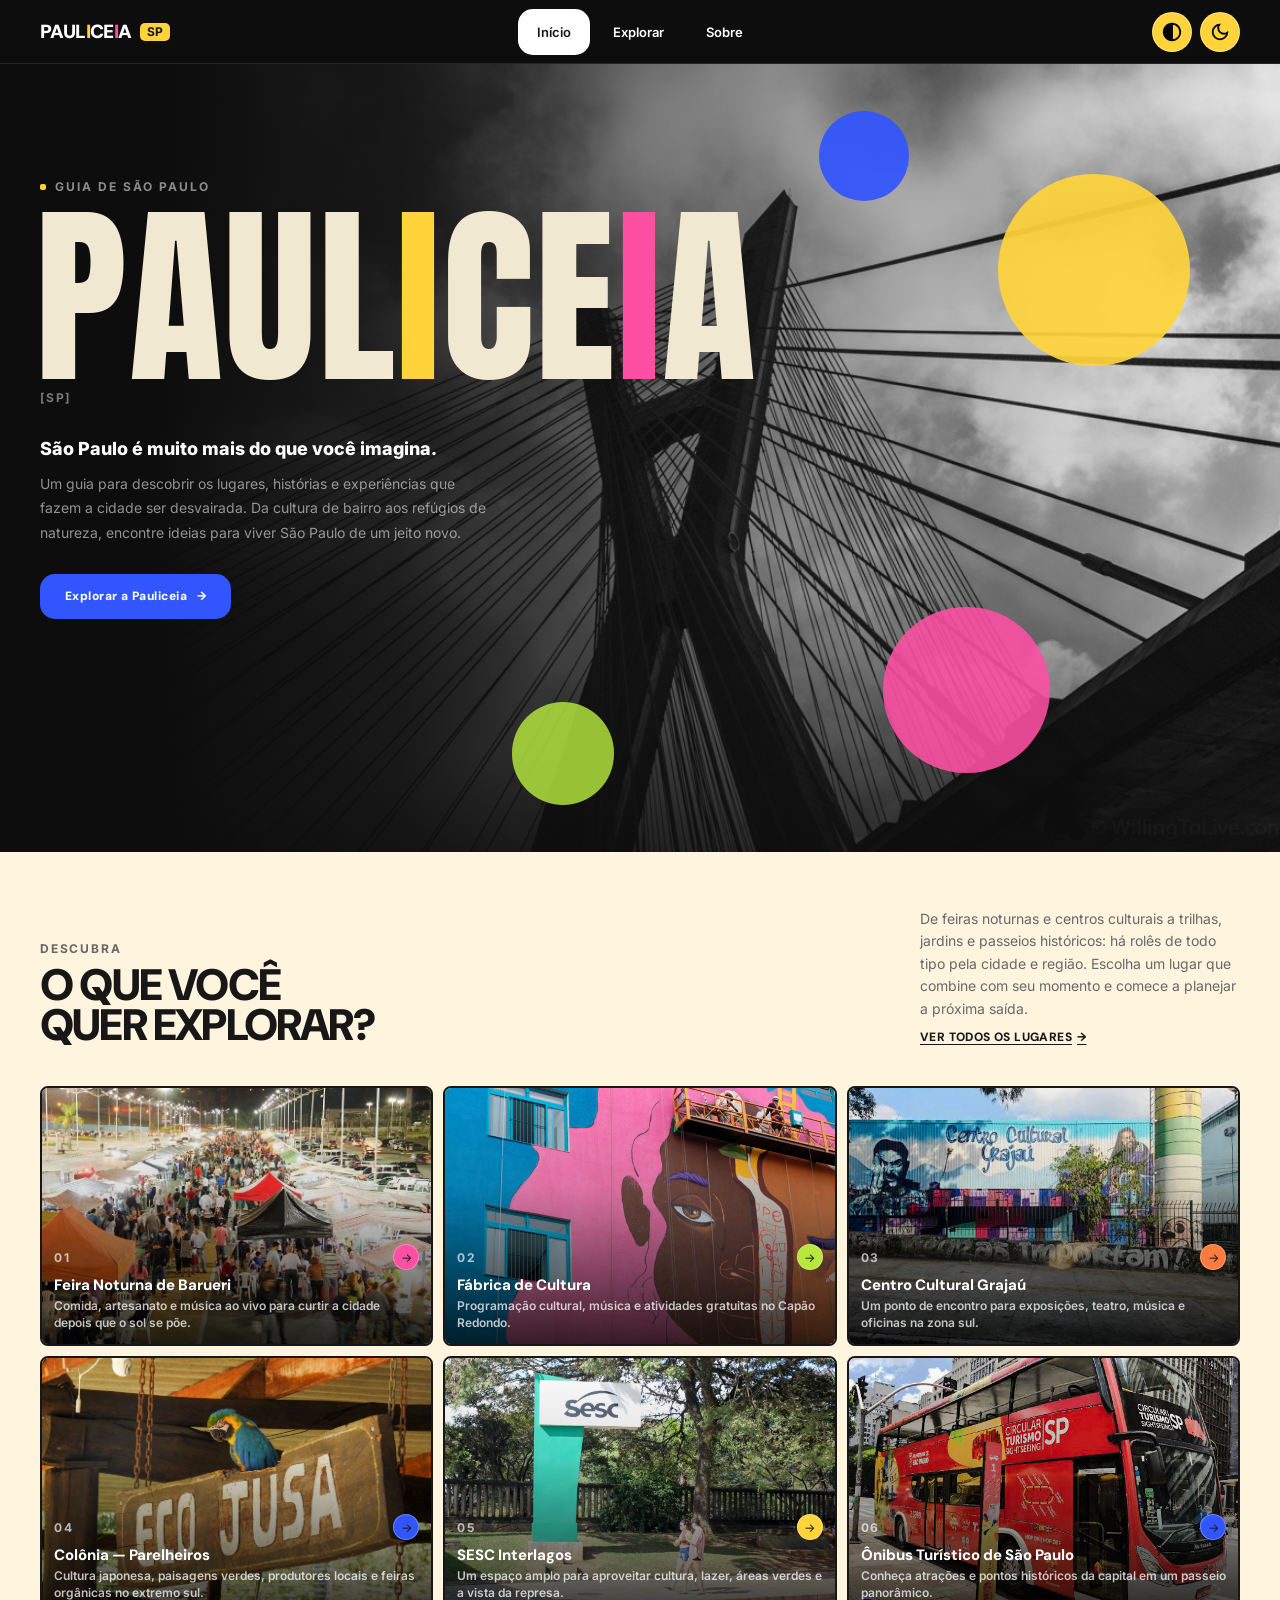
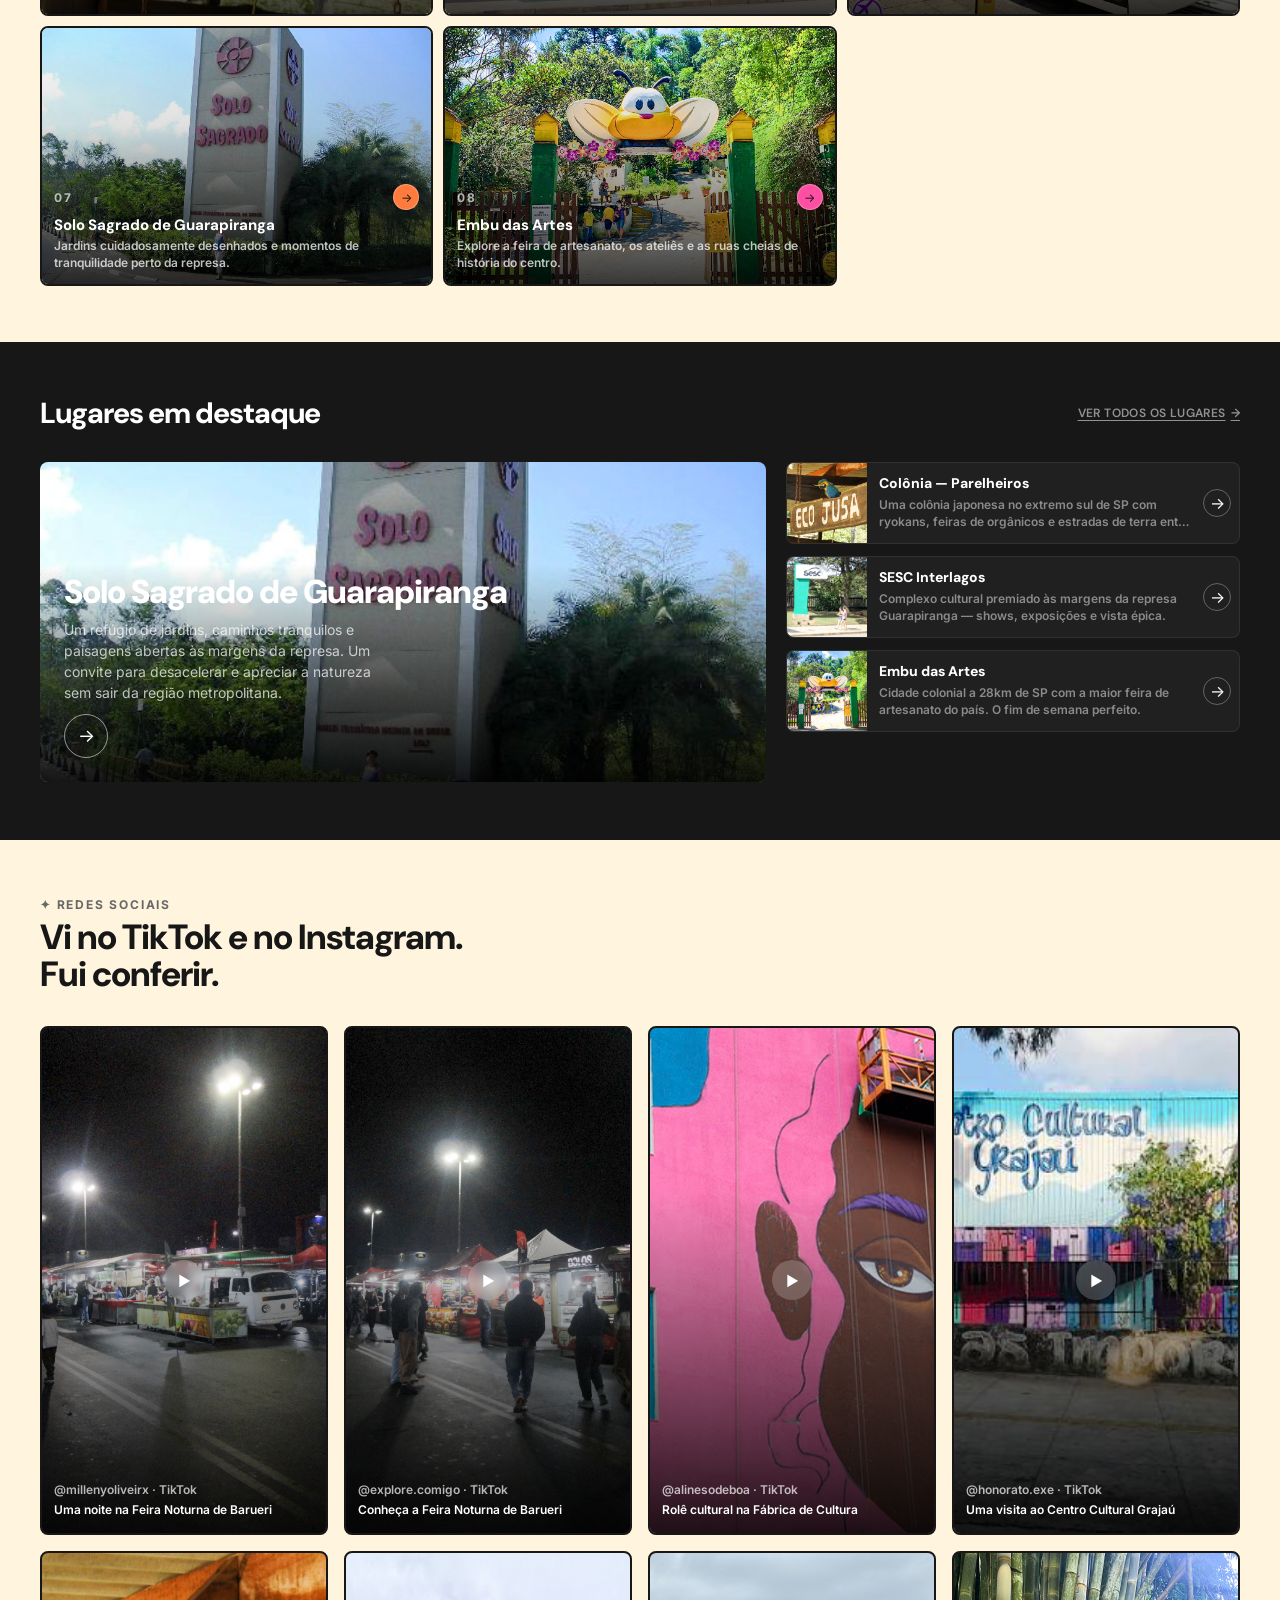
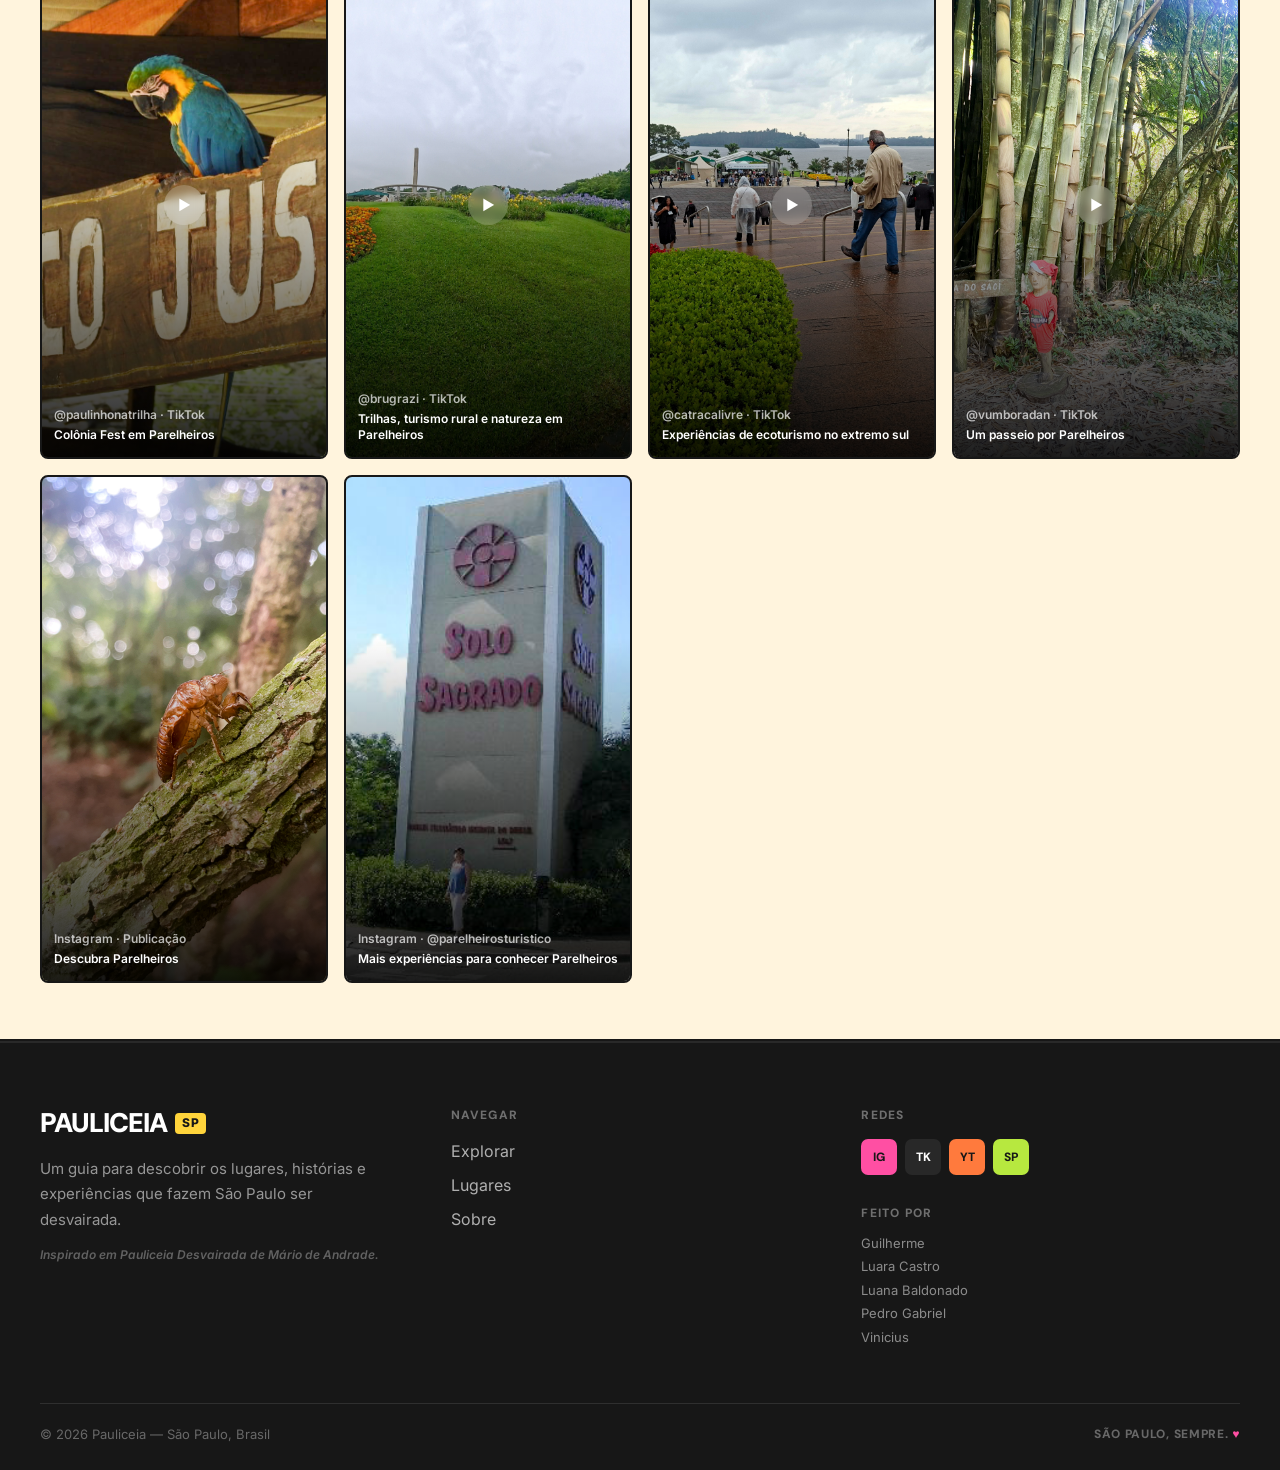
<file: index.html>
<!doctype html>
<html lang="pt-BR">
  <head>
    <meta charset="UTF-8" />
    <meta name="viewport" content="width=device-width, initial-scale=1" />
    <meta name="theme-color" content="#0d0d0d" />
    <meta name="description" content="Descubra feiras, centros culturais, natureza e passeios em São Paulo com o guia Pauliceia SP." />
    <title>Pauliceia SP — Guia de São Paulo</title>
    <link rel="preconnect" href="https://fonts.googleapis.com" />
    <link rel="preconnect" href="https://fonts.gstatic.com" crossorigin />
    <link href="https://fonts.googleapis.com/css2?family=Anton&family=DM+Sans:wght@400;500;600;700;800;900&family=Inter:wght@400;500;600;700;800&display=swap" rel="stylesheet" />
    <link rel="stylesheet" href="styles.css?v=pauliceia-fases-6" />
    <link rel="stylesheet" href="site-header.css" />
    <script src="site-header.js" defer></script>
    <script src="script.js?v=pauliceia-fases-6" defer></script>
  </head>
  <body>
    <a class="skip-link" href="#conteudo">Pular para o conteúdo</a>
    <header class="site-header">
      <div class="header-inner">
        <a class="brand" href="#inicio" aria-label="Pauliceia SP, início">
          <span>PAUL<span class="brand-yellow">I</span>CE<span class="brand-pink">I</span>A</span>
          <span class="brand-tag">SP</span>
        </a>
        <button class="menu-toggle" type="button" aria-expanded="false" aria-controls="primary-nav" aria-label="Abrir menu">
          <span></span><span></span>
        </button>
        <nav class="primary-nav" id="primary-nav" aria-label="Navegação principal">
          <a class="nav-link is-current" href="index.html" aria-current="page">Início</a>
          <a class="nav-link" href="explorar.html">Explorar</a>
          <a class="nav-link" href="sobre.html">Sobre</a>
        </nav>
        <div class="header-actions">
          <button class="accessibility-toggle" type="button" aria-label="Abrir opções de acessibilidade" aria-haspopup="dialog" aria-pressed="false">
            <img src="assets/icon contrast.svg" alt="" />
          </button>
          <button class="theme-toggle" type="button" aria-label="Ativar tema escuro" aria-pressed="false">
            <img src="assets/icon-dark-mode.svg" alt="" />
          </button>
        </div>
      </div>
    </header>

    <main id="conteudo">
      <section class="hero" id="inicio" aria-labelledby="hero-title">
        <img class="hero-photo" src="assets/hero.png" alt="Ponte estaiada de São Paulo vista de baixo" />
        <div class="hero-texture" aria-hidden="true"></div>
        <div class="hero-scrim" aria-hidden="true"></div>
        <div class="hero-shape shape-yellow" aria-hidden="true"></div>
        <div class="hero-shape shape-pink" aria-hidden="true"></div>
        <div class="hero-shape shape-green" aria-hidden="true"></div>
        <div class="hero-shape shape-blue" aria-hidden="true"></div>
        <div class="hero-content page-width">
          <p class="eyebrow hero-eyebrow"><span></span> Guia de São Paulo</p>
          <h1 id="hero-title" class="paul-letters" aria-label="Pauliceia"><span>P</span><span>A</span><span>U</span><span>L</span><span class="yellow-letter">I</span><span>C</span><span>E</span><span class="pink-letter">I</span><span>A</span></h1>
          <p class="hero-index">[SP]</p>
          <div class="hero-copy">
            <h2>São Paulo é muito mais do que você imagina.</h2>
            <p>Um guia para descobrir os lugares, histórias e experiências que fazem a cidade ser desvairada. Da cultura de bairro aos refúgios de natureza, encontre ideias para viver São Paulo de um jeito novo.</p>
            <a class="button button-blue" href="explorar.html">Explorar a Pauliceia <span aria-hidden="true">→</span></a>
          </div>
        </div>
      </section>

      <section class="explore-section paper-section" id="explorar" aria-labelledby="explore-title">
        <div class="page-width section-pad">
          <div class="section-heading explore-heading">
            <div>
              <p class="eyebrow">Descubra</p>
              <h2 class="display-heading" id="explore-title">O que você<br />quer explorar?</h2>
            </div>
            <div class="heading-aside">
              <p>De feiras noturnas e centros culturais a trilhas, jardins e passeios históricos: há rolês de todo tipo pela cidade e região. Escolha um lugar que combine com seu momento e comece a planejar a próxima saída.</p>
              <a class="text-link" href="explorar.html">Ver todos os lugares <span aria-hidden="true">→</span></a>
            </div>
          </div>

          <div class="category-grid home-place-grid">
            <a class="category-card" href="lugar.html?id=barueri">
              <img src="assets/Feira%20Noturna%20-%20Barueri/feira-noturna-de-barueri.jpg" alt="Feira Noturna de Barueri" />
              <span class="category-content"><span class="category-top"><span class="category-number">01</span><span class="category-arrow" aria-hidden="true">→</span></span><span class="category-name">Feira Noturna de Barueri</span><span class="category-description">Comida, artesanato e música ao vivo para curtir a cidade depois que o sol se põe.</span></span>
            </a>
            <a class="category-card" href="lugar.html?id=fabrica">
              <img src="assets/Fabrica%20de%20Cultura-%20Cap%C3%A3o%20Redondo/F%C3%A1brica-Cap%C3%A3o-site.jpg" alt="Fábrica de Cultura do Capão Redondo" />
              <span class="category-content"><span class="category-top"><span class="category-number">02</span><span class="category-arrow" aria-hidden="true">→</span></span><span class="category-name">Fábrica de Cultura</span><span class="category-description">Programação cultural, música e atividades gratuitas no Capão Redondo.</span></span>
            </a>
            <a class="category-card" href="lugar.html?id=grajau">
              <img src="assets/Centro%20Cultural%20Graja%C3%BA/Centro%20cultural%20grajau/images.jpeg" alt="Fachada do Centro Cultural Grajaú" />
              <span class="category-content"><span class="category-top"><span class="category-number">03</span><span class="category-arrow" aria-hidden="true">→</span></span><span class="category-name">Centro Cultural Grajaú</span><span class="category-description">Um ponto de encontro para exposições, teatro, música e oficinas na zona sul.</span></span>
            </a>
            <a class="category-card" href="lugar.html?id=colonia">
              <img src="assets/Colonia%20parelheiros/ecojusa.jpg" alt="Paisagem da Colônia, em Parelheiros" />
              <span class="category-content"><span class="category-top"><span class="category-number">04</span><span class="category-arrow" aria-hidden="true">→</span></span><span class="category-name">Colônia — Parelheiros</span><span class="category-description">Cultura japonesa, paisagens verdes, produtores locais e feiras orgânicas no extremo sul.</span></span>
            </a>
            <a class="category-card" href="lugar.html?id=sesc">
              <img src="assets/Sesc%20Interlagos/IMG_9684-scaled.jpg" alt="SESC Interlagos" />
              <span class="category-content"><span class="category-top"><span class="category-number">05</span><span class="category-arrow" aria-hidden="true">→</span></span><span class="category-name">SESC Interlagos</span><span class="category-description">Um espaço amplo para aproveitar cultura, lazer, áreas verdes e a vista da represa.</span></span>
            </a>
            <a class="category-card" href="lugar.html?id=onibus">
              <img src="assets/Onibus%20Turistico%20de%20S%C3%A3o%20Paulo/Onibus%20Turistico%20de%20S%C3%A3o%20Paulo/images.jpeg" alt="Ônibus turístico de São Paulo" />
              <span class="category-content"><span class="category-top"><span class="category-number">06</span><span class="category-arrow" aria-hidden="true">→</span></span><span class="category-name">Ônibus Turístico de São Paulo</span><span class="category-description">Conheça atrações e pontos históricos da capital em um passeio panorâmico.</span></span>
            </a>
            <a class="category-card" href="lugar.html?id=solo-sagrado">
              <img src="assets/Solo%20Sagrado%20-%20Guarapiranga/solo-sagrado-de-guarapiranga.jpg" alt="Solo Sagrado de Guarapiranga" />
              <span class="category-content"><span class="category-top"><span class="category-number">07</span><span class="category-arrow" aria-hidden="true">→</span></span><span class="category-name">Solo Sagrado de Guarapiranga</span><span class="category-description">Jardins cuidadosamente desenhados e momentos de tranquilidade perto da represa.</span></span>
            </a>
            <a class="category-card" href="lugar.html?id=embu">
              <img src="assets/Embu%20das%20Artes/embudasartes.png" alt="Embu das Artes" />
              <span class="category-content"><span class="category-top"><span class="category-number">08</span><span class="category-arrow" aria-hidden="true">→</span></span><span class="category-name">Embu das Artes</span><span class="category-description">Explore a feira de artesanato, os ateliês e as ruas cheias de história do centro.</span></span>
            </a>
          </div>
        </div>
      </section>

      <section class="featured-section dark-section" id="lugares" aria-labelledby="featured-title">
        <div class="page-width section-pad">
          <div class="section-heading featured-heading">
            <h2 id="featured-title">Lugares em destaque</h2>
            <a class="text-link text-link-muted" href="explorar.html">Ver todos os lugares <span aria-hidden="true">→</span></a>
          </div>
          <div class="featured-grid">
            <a class="featured-main" href="lugar.html?id=solo-sagrado">
              <img src="assets/Solo%20Sagrado%20-%20Guarapiranga/solo-sagrado-de-guarapiranga.jpg" alt="Solo Sagrado de Guarapiranga" />
              <span class="featured-main-copy"><strong>Solo Sagrado de Guarapiranga</strong><span>Um refúgio de jardins, caminhos tranquilos e paisagens abertas às margens da represa. Um convite para desacelerar e apreciar a natureza sem sair da região metropolitana.</span><i aria-hidden="true">→</i></span>
            </a>
            <div class="featured-list">
              <a class="place-row" href="https://www.google.com/maps/search/?api=1&amp;query=Col%C3%B4nia%2C+Parelheiros%2C+S%C3%A3o+Paulo%2C+SP" target="_blank" rel="noopener noreferrer">
                <img src="assets/Colonia%20parelheiros/ecojusa.jpg" alt="Paisagem da Colônia, em Parelheiros" />
                <span><strong>Colônia — Parelheiros</strong><span>Uma colônia japonesa no extremo sul de SP com ryokans, feiras de orgânicos e estradas de terra entre hortas.</span></span>
                <i aria-hidden="true">→</i>
              </a>
              <a class="place-row" href="https://www.google.com/maps/search/?api=1&amp;query=SESC+Interlagos%2C+S%C3%A3o+Paulo%2C+SP" target="_blank" rel="noopener noreferrer">
                <img src="assets/Sesc%20Interlagos/IMG_9684-scaled.jpg" alt="SESC Interlagos" />
                <span><strong>SESC Interlagos</strong><span>Complexo cultural premiado às margens da represa Guarapiranga — shows, exposições e vista épica.</span></span>
                <i aria-hidden="true">→</i>
              </a>
              <a class="place-row" href="https://www.google.com/maps/search/?api=1&amp;query=Embu+das+Artes%2C+SP" target="_blank" rel="noopener noreferrer">
                <img src="assets/Embu%20das%20Artes/embudasartes.png" alt="Embu das Artes" />
                <span><strong>Embu das Artes</strong><span>Cidade colonial a 28km de SP com a maior feira de artesanato do país. O fim de semana perfeito.</span></span>
                <i aria-hidden="true">→</i>
              </a>
            </div>
          </div>
        </div>
      </section>

      <section class="social-section paper-section" aria-labelledby="social-title">
        <div class="page-width section-pad">
          <p class="eyebrow social-eyebrow">✦ Redes sociais</p>
          <h2 class="social-title" id="social-title">Vi no TikTok e no Instagram.<br />Fui conferir.</h2>
          <div class="social-grid">
            <a class="social-card" href="https://www.tiktok.com/@millenyoliveirx/video/7556750313089289484" target="_blank" rel="noopener noreferrer" aria-label="Ver vídeo de @millenyoliveirx sobre a Feira Noturna de Barueri no TikTok">
              <img src="assets/Feira%20Noturna%20-%20Barueri/DSC04611.JPG" alt="Feira Noturna de Barueri" loading="lazy" />
              <span class="play-button" aria-hidden="true">▶</span>
              <span class="social-caption"><strong>@millenyoliveirx · TikTok</strong><span>Uma noite na Feira Noturna de Barueri</span></span>
            </a>
            <a class="social-card" href="https://www.tiktok.com/@explore.comigo/video/7540435018141683000" target="_blank" rel="noopener noreferrer" aria-label="Ver vídeo de @explore.comigo sobre a Feira Noturna de Barueri no TikTok">
              <img src="assets/Feira%20Noturna%20-%20Barueri/DSC04613.JPG" alt="Bancas e movimento na Feira Noturna de Barueri" loading="lazy" />
              <span class="play-button" aria-hidden="true">▶</span>
              <span class="social-caption"><strong>@explore.comigo · TikTok</strong><span>Conheça a Feira Noturna de Barueri</span></span>
            </a>
            <a class="social-card" href="https://www.tiktok.com/@alinesodeboa/video/7495393630799023415" target="_blank" rel="noopener noreferrer" aria-label="Ver vídeo de @alinesodeboa sobre a Fábrica de Cultura do Capão Redondo no TikTok">
              <img src="assets/Fabrica%20de%20Cultura-%20Cap%C3%A3o%20Redondo/F%C3%A1brica-Cap%C3%A3o-site.jpg" alt="Fábrica de Cultura do Capão Redondo" loading="lazy" />
              <span class="play-button" aria-hidden="true">▶</span>
              <span class="social-caption"><strong>@alinesodeboa · TikTok</strong><span>Rolê cultural na Fábrica de Cultura</span></span>
            </a>
            <a class="social-card" href="https://www.tiktok.com/@honorato.exe/video/7663979916475518226" target="_blank" rel="noopener noreferrer" aria-label="Ver vídeo de @honorato.exe sobre o Centro Cultural Grajaú no TikTok">
              <img src="assets/Centro%20Cultural%20Graja%C3%BA/Centro%20cultural%20grajau/images.jpeg" alt="Fachada do Centro Cultural Grajaú" loading="lazy" />
              <span class="play-button" aria-hidden="true">▶</span>
              <span class="social-caption"><strong>@honorato.exe · TikTok</strong><span>Uma visita ao Centro Cultural Grajaú</span></span>
            </a>
            <a class="social-card" href="https://www.tiktok.com/@paulinhonatrilha/video/7662152991947918613" target="_blank" rel="noopener noreferrer" aria-label="Ver vídeo de @paulinhonatrilha sobre a Colônia Fest em Parelheiros no TikTok">
              <img src="assets/Colonia%20parelheiros/ecojusa.jpg" alt="Colônia, em Parelheiros" loading="lazy" />
              <span class="play-button" aria-hidden="true">▶</span>
              <span class="social-caption"><strong>@paulinhonatrilha · TikTok</strong><span>Colônia Fest em Parelheiros</span></span>
            </a>
            <a class="social-card" href="https://www.tiktok.com/@brugrazi/video/7670935871339646229" target="_blank" rel="noopener noreferrer" aria-label="Ver vídeo de @brugrazi sobre natureza e ecoturismo em Parelheiros no TikTok">
              <img src="assets/Solo%20Sagrado%20-%20Guarapiranga/20261102_105753.jpg" alt="Área verde em Parelheiros" loading="lazy" />
              <span class="play-button" aria-hidden="true">▶</span>
              <span class="social-caption"><strong>@brugrazi · TikTok</strong><span>Trilhas, turismo rural e natureza em Parelheiros</span></span>
            </a>
            <a class="social-card" href="https://www.tiktok.com/@catracalivre/video/7544795714442775813" target="_blank" rel="noopener noreferrer" aria-label="Ver vídeo de @catracalivre sobre natureza e ecoturismo em Parelheiros no TikTok">
              <img src="assets/Solo%20Sagrado%20-%20Guarapiranga/20261102_103359.jpg" alt="Paisagem natural em Parelheiros" loading="lazy" />
              <span class="play-button" aria-hidden="true">▶</span>
              <span class="social-caption"><strong>@catracalivre · TikTok</strong><span>Experiências de ecoturismo no extremo sul</span></span>
            </a>
            <a class="social-card" href="https://www.tiktok.com/@vumboradan/video/7572917023152344328" target="_blank" rel="noopener noreferrer" aria-label="Ver vídeo de @vumboradan sobre Parelheiros no TikTok">
              <img src="assets/Colonia%20parelheiros/IMG_3127.jpg" alt="Paisagem e natureza em Parelheiros" loading="lazy" />
              <span class="play-button" aria-hidden="true">▶</span>
              <span class="social-caption"><strong>@vumboradan · TikTok</strong><span>Um passeio por Parelheiros</span></span>
            </a>
            <a class="social-card" href="https://www.instagram.com/p/DV60ZF8gXXZ/" target="_blank" rel="noopener noreferrer" aria-label="Ver publicação sobre Parelheiros no Instagram">
              <img src="assets/Colonia%20parelheiros/IMG_4049.jpg" alt="Paisagem da região de Parelheiros" loading="lazy" />
              <span class="social-caption"><strong>Instagram · Publicação</strong><span>Descubra Parelheiros</span></span>
            </a>
            <a class="social-card" href="https://www.instagram.com/parelheirosturistico/" target="_blank" rel="noopener noreferrer" aria-label="Visitar o perfil Parelheiros Turístico no Instagram">
              <img src="assets/Solo%20Sagrado%20-%20Guarapiranga/solo-sagrado-de-guarapiranga.jpg" alt="Solo Sagrado de Guarapiranga, em Parelheiros" loading="lazy" />
              <span class="social-caption"><strong>Instagram · @parelheirosturistico</strong><span>Mais experiências para conhecer Parelheiros</span></span>
            </a>
          </div>
        </div>
      </section>
    </main>

    <footer class="site-footer" id="sobre">
      <div class="page-width footer-inner">
        <div class="footer-grid">
          <div class="footer-about">
            <a class="footer-brand" href="#inicio">PAULICEIA <span>SP</span></a>
            <p>Um guia para descobrir os lugares, histórias e experiências que fazem São Paulo ser desvairada.</p>
            <em>Inspirado em Pauliceia Desvairada de Mário de Andrade.</em>
          </div>
          <div class="footer-column">
            <h2>Navegar</h2>
            <a href="#explorar">Explorar</a><a href="#lugares">Lugares</a><a href="#sobre">Sobre</a>
          </div>
          <div class="footer-column footer-socials">
            <h2>Redes</h2>
            <div class="social-links"><a href="https://www.instagram.com/" aria-label="Instagram">IG</a><a href="https://www.tiktok.com/" aria-label="TikTok">TK</a><a href="https://www.youtube.com/" aria-label="YouTube">YT</a><a href="https://open.spotify.com/" aria-label="Spotify">SP</a></div>
            <h2 class="credits-heading">Feito por</h2>
            <p>Guilherme<br />Luara Castro<br />Luana Baldonado<br />Pedro Gabriel<br />Vinicius</p>
          </div>
        </div>
        <div class="footer-bottom"><span>© 2026 Pauliceia — São Paulo, Brasil</span><strong>São Paulo, sempre. <b aria-hidden="true">♥</b></strong></div>
      </div>
    </footer>
  </body>
</html>
</file>
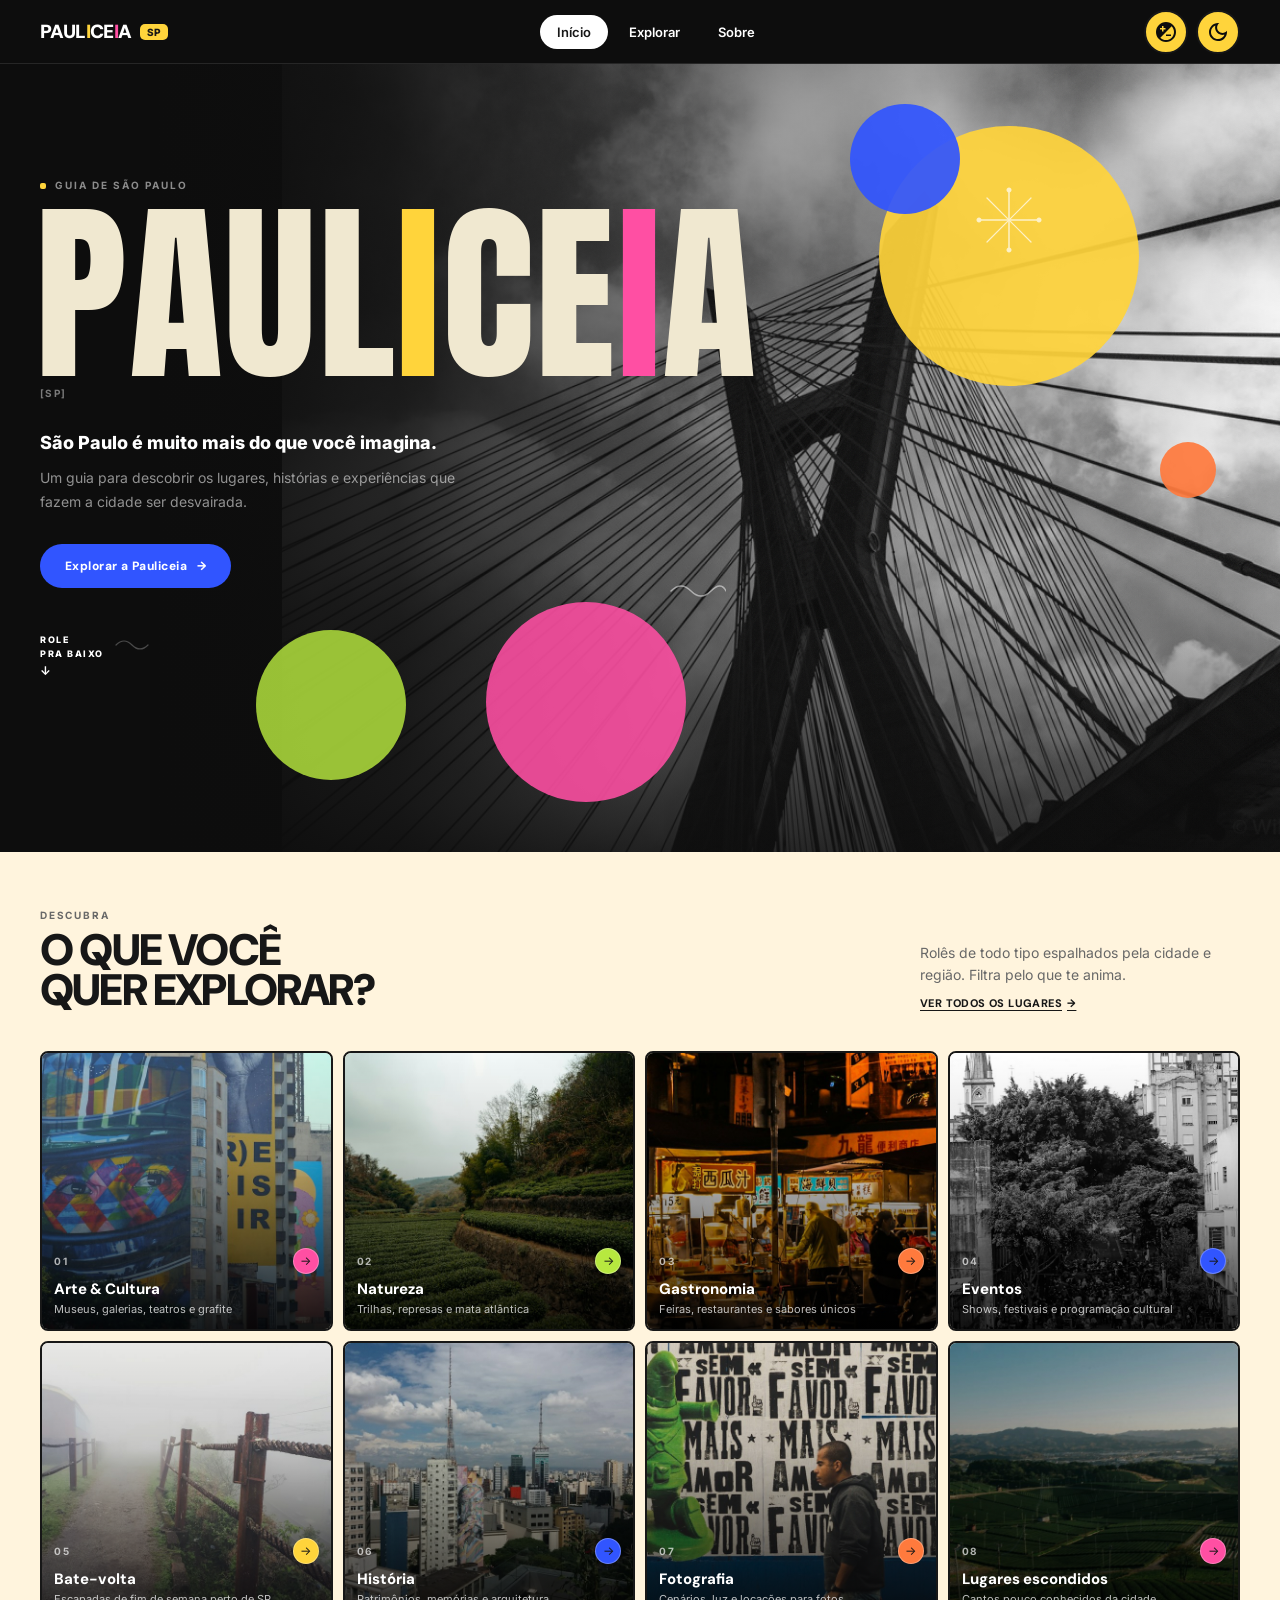
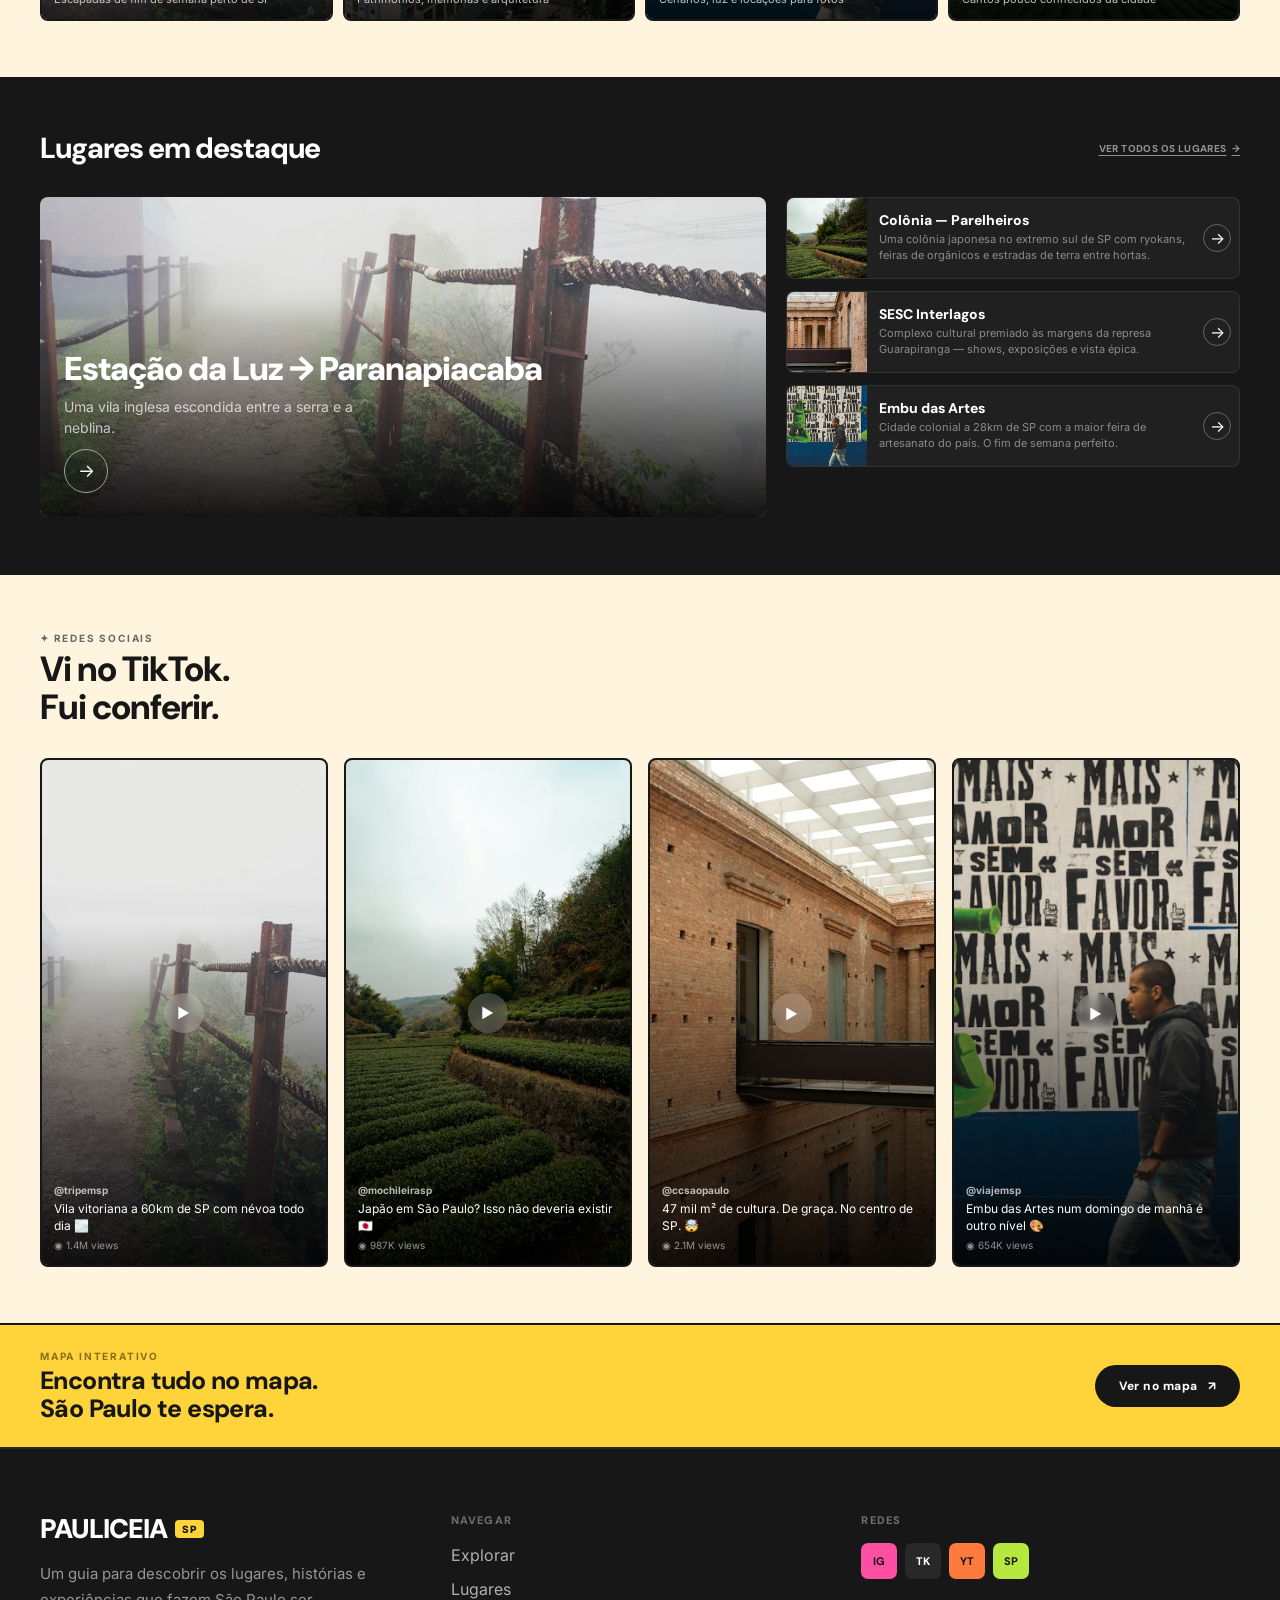
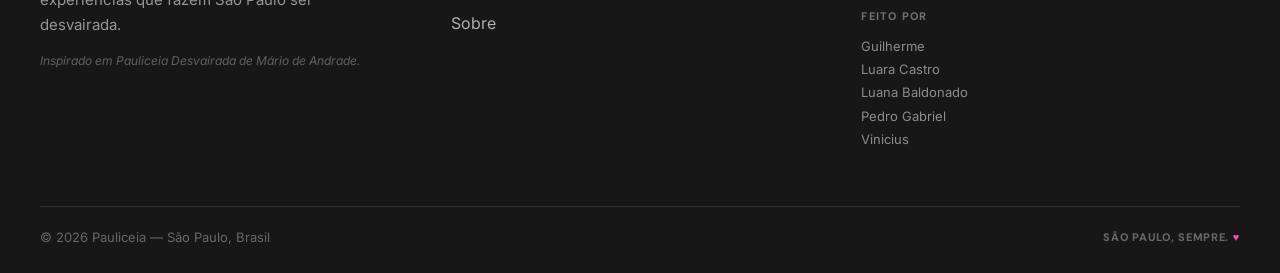
<file: Pauliceia/index.html>
<!doctype html>
<html lang="pt-BR">
  <head>
    <meta charset="UTF-8" />
    <meta name="viewport" content="width=device-width, initial-scale=1" />
    <meta name="theme-color" content="#0d0d0d" />
    <meta name="description" content="Um guia para descobrir os lugares, histórias e experiências que fazem São Paulo ser desvairada." />
    <title>Pauliceia SP — Guia de São Paulo</title>
    <link rel="preconnect" href="https://fonts.googleapis.com" />
    <link rel="preconnect" href="https://fonts.gstatic.com" crossorigin />
    <link href="https://fonts.googleapis.com/css2?family=Anton&family=DM+Sans:wght@400;500;600;700;800;900&family=Inter:wght@400;500;600;700;800&display=swap" rel="stylesheet" />
    <link rel="stylesheet" href="styles.css?v=pauliceia-fases-6" />
    <script src="script.js?v=pauliceia-fases-6" defer></script>
  </head>
  <body>
    <a class="skip-link" href="#conteudo">Pular para o conteúdo</a>
    <header class="site-header">
      <div class="header-inner">
        <a class="brand" href="#inicio" aria-label="Pauliceia SP, início">
          <span>PAUL<span class="brand-yellow">I</span>CE<span class="brand-pink">I</span>A</span>
          <span class="brand-tag">SP</span>
        </a>
        <button class="menu-toggle" type="button" aria-expanded="false" aria-controls="primary-nav" aria-label="Abrir menu">
          <span></span><span></span>
        </button>
        <nav class="primary-nav" id="primary-nav" aria-label="Navegação principal">
          <a class="nav-link is-current" href="index.html" aria-current="page">Início</a>
          <a class="nav-link" href="explorar.html">Explorar</a>
          <a class="nav-link" href="sobre.html">Sobre</a>
        </nav>
        <div class="header-actions">
          <button class="accessibility-toggle" type="button" aria-label="Ativar alto contraste" aria-pressed="false">
            <img src="assets/icon-contrast.svg" alt="" />
          </button>
          <button class="theme-toggle" type="button" aria-label="Ativar tema escuro" aria-pressed="false">
            <img src="assets/icon-dark-mode.svg" alt="" />
          </button>
        </div>
      </div>
    </header>

    <main id="conteudo">
      <section class="hero" id="inicio" aria-labelledby="hero-title">
        <img class="hero-photo" src="assets/hero.png" alt="Ponte estaiada de São Paulo vista de baixo" />
        <div class="hero-texture" aria-hidden="true"></div>
        <div class="hero-scrim" aria-hidden="true"></div>
        <div class="hero-shape shape-yellow" aria-hidden="true"></div>
        <div class="hero-shape shape-pink" aria-hidden="true"></div>
        <div class="hero-shape shape-green" aria-hidden="true"></div>
        <div class="hero-shape shape-blue" aria-hidden="true"></div>
        <div class="hero-shape shape-orange" aria-hidden="true"></div>
        <img class="hero-spark" src="assets/hero-spark.svg" alt="" />
        <img class="hero-mark" src="assets/hero-mark.svg" alt="" />

        <div class="hero-content page-width">
          <p class="eyebrow hero-eyebrow"><span></span> Guia de São Paulo</p>
          <h1 id="hero-title" aria-label="Pauliceia"><span>P</span><span>A</span><span>U</span><span>L</span><span class="yellow-letter">I</span><span>C</span><span>E</span><span class="pink-letter">I</span><span>A</span></h1>
          <p class="hero-index">[SP]</p>
          <div class="hero-copy">
            <h2>São Paulo é muito mais do que você imagina.</h2>
            <p>Um guia para descobrir os lugares, histórias e experiências que fazem a cidade ser desvairada.</p>
            <a class="button button-blue" href="explorar.html">Explorar a Pauliceia <span aria-hidden="true">→</span></a>
            <div class="scroll-note">
              <span>Role<br />pra baixo<br /><b aria-hidden="true">↓</b></span>
              <img src="assets/scroll-mark.svg" alt="" />
            </div>
          </div>
        </div>
      </section>

      <section class="explore-section paper-section" id="explorar" aria-labelledby="explore-title">
        <div class="page-width section-pad">
          <div class="section-heading explore-heading">
            <div>
              <p class="eyebrow">Descubra</p>
              <h2 class="display-heading" id="explore-title">O que você<br />quer explorar?</h2>
            </div>
            <div class="heading-aside">
              <p>Rolês de todo tipo espalhados pela cidade e região. Filtra pelo que te anima.</p>
              <a class="text-link" href="explorar.html">Ver todos os lugares <span aria-hidden="true">→</span></a>
            </div>
          </div>

          <div class="category-grid">
            <a class="category-card category-culture" href="#lugares">
              <img src="assets/category-culture.png" alt="Mural e arte urbana em São Paulo" />
              <span class="category-content"><span class="category-top"><span class="category-number">01</span><span class="category-arrow" aria-hidden="true">→</span></span><span class="category-name">Arte &amp; Cultura</span><span class="category-description">Museus, galerias, teatros e grafite</span></span>
            </a>
            <a class="category-card category-nature" href="#lugares">
              <img src="assets/category-nature.png" alt="Trilha cercada por verde" />
              <span class="category-content"><span class="category-top"><span class="category-number">02</span><span class="category-arrow" aria-hidden="true">→</span></span><span class="category-name">Natureza</span><span class="category-description">Trilhas, represas e mata atlântica</span></span>
            </a>
            <a class="category-card category-food" href="#lugares">
              <img src="assets/category-food.png" alt="Banca de comida em mercado" />
              <span class="category-content"><span class="category-top"><span class="category-number">03</span><span class="category-arrow" aria-hidden="true">→</span></span><span class="category-name">Gastronomia</span><span class="category-description">Feiras, restaurantes e sabores únicos</span></span>
            </a>
            <a class="category-card category-events" href="#lugares">
              <img src="assets/category-events.png" alt="Multidão em evento cultural" />
              <span class="category-content"><span class="category-top"><span class="category-number">04</span><span class="category-arrow" aria-hidden="true">→</span></span><span class="category-name">Eventos</span><span class="category-description">Shows, festivais e programação cultural</span></span>
            </a>
            <a class="category-card category-daytrip" href="#lugares">
              <img src="assets/category-daytrip.png" alt="Caminho com neblina na serra" />
              <span class="category-content"><span class="category-top"><span class="category-number">05</span><span class="category-arrow" aria-hidden="true">→</span></span><span class="category-name">Bate-volta</span><span class="category-description">Escapadas de fim de semana perto de SP</span></span>
            </a>
            <a class="category-card category-history" href="#lugares">
              <img src="assets/category-history.png" alt="Edifício histórico paulistano" />
              <span class="category-content"><span class="category-top"><span class="category-number">06</span><span class="category-arrow" aria-hidden="true">→</span></span><span class="category-name">História</span><span class="category-description">Patrimônios, memórias e arquitetura</span></span>
            </a>
            <a class="category-card category-photo" href="#lugares">
              <img src="assets/category-photography.png" alt="Paisagem urbana ao entardecer" />
              <span class="category-content"><span class="category-top"><span class="category-number">07</span><span class="category-arrow" aria-hidden="true">→</span></span><span class="category-name">Fotografia</span><span class="category-description">Cenários, luz e locações para fotos</span></span>
            </a>
            <a class="category-card category-hidden" href="#lugares">
              <img src="assets/category-hidden.png" alt="Vista de um lugar pouco conhecido" />
              <span class="category-content"><span class="category-top"><span class="category-number">08</span><span class="category-arrow" aria-hidden="true">→</span></span><span class="category-name">Lugares escondidos</span><span class="category-description">Cantos pouco conhecidos da cidade</span></span>
            </a>
          </div>
        </div>
      </section>

      <section class="featured-section dark-section" id="lugares" aria-labelledby="featured-title">
        <div class="page-width section-pad">
          <div class="section-heading featured-heading">
            <h2 id="featured-title">Lugares em destaque</h2>
            <a class="text-link text-link-muted" href="explorar.html">Ver todos os lugares <span aria-hidden="true">→</span></a>
          </div>
          <div class="featured-grid">
            <a class="featured-main" href="https://maps.google.com/?q=Paranapiacaba+SP" target="_blank" rel="noreferrer">
              <img src="assets/destination-paranapiacaba.png" alt="Caminho envolto em névoa na Vila de Paranapiacaba" />
              <span class="featured-main-copy"><strong>Estação da Luz → Paranapiacaba</strong><span>Uma vila inglesa escondida entre a serra e a neblina.</span><i aria-hidden="true">→</i></span>
            </a>
            <div class="featured-list">
              <a class="place-row" href="https://maps.google.com/?q=Parelheiros+SP" target="_blank" rel="noreferrer">
                <img src="assets/destination-parelheiros.png" alt="Plantação de chá em Parelheiros" />
                <span><strong>Colônia — Parelheiros</strong><span>Uma colônia japonesa no extremo sul de SP com ryokans, feiras de orgânicos e estradas de terra entre hortas.</span></span>
                <i aria-hidden="true">→</i>
              </a>
              <a class="place-row" href="https://maps.google.com/?q=SESC+Interlagos" target="_blank" rel="noreferrer">
                <img src="assets/destination-sesc.png" alt="Interior do SESC Interlagos" />
                <span><strong>SESC Interlagos</strong><span>Complexo cultural premiado às margens da represa Guarapiranga — shows, exposições e vista épica.</span></span>
                <i aria-hidden="true">→</i>
              </a>
              <a class="place-row" href="https://maps.google.com/?q=Embu+das+Artes" target="_blank" rel="noreferrer">
                <img src="assets/destination-embu.png" alt="Mural colorido em Embu das Artes" />
                <span><strong>Embu das Artes</strong><span>Cidade colonial a 28km de SP com a maior feira de artesanato do país. O fim de semana perfeito.</span></span>
                <i aria-hidden="true">→</i>
              </a>
            </div>
          </div>
        </div>
      </section>

      <section class="social-section paper-section" aria-labelledby="social-title">
        <div class="page-width section-pad">
          <p class="eyebrow social-eyebrow">✦ Redes sociais</p>
          <h2 class="social-title" id="social-title">Vi no TikTok.<br />Fui conferir.</h2>
          <div class="social-grid">
            <a class="social-card" href="https://www.tiktok.com/@tripemsp" target="_blank" rel="noreferrer" aria-label="Ver publicação de @tripemsp no TikTok">
              <img src="assets/social-tripemsp.png" alt="Caminho enevoado em Paranapiacaba" />
              <span class="play-button" aria-hidden="true">▶</span>
              <span class="social-caption"><strong>@tripemsp</strong><span>Vila vitoriana a 60km de SP com névoa todo dia 🌫️</span><small>◉ 1.4M views</small></span>
            </a>
            <a class="social-card" href="https://www.tiktok.com/@mochileirasp" target="_blank" rel="noreferrer" aria-label="Ver publicação de @mochileirasp no TikTok">
              <img src="assets/social-mochileirasp.png" alt="Plantação verde nas colinas" />
              <span class="play-button" aria-hidden="true">▶</span>
              <span class="social-caption"><strong>@mochileirasp</strong><span>Japão em São Paulo? Isso não deveria existir 🇯🇵</span><small>◉ 987K views</small></span>
            </a>
            <a class="social-card" href="https://www.tiktok.com/@ccsaopaulo" target="_blank" rel="noreferrer" aria-label="Ver publicação de @ccsaopaulo no TikTok">
              <img src="assets/social-ccsaopaulo.png" alt="Espaço cultural contemporâneo" />
              <span class="play-button" aria-hidden="true">▶</span>
              <span class="social-caption"><strong>@ccsaopaulo</strong><span>47 mil m² de cultura. De graça. No centro de SP. 🤯</span><small>◉ 2.1M views</small></span>
            </a>
            <a class="social-card" href="https://www.tiktok.com/@viajemsp" target="_blank" rel="noreferrer" aria-label="Ver publicação de @viajemsp no TikTok">
              <img src="assets/social-viajemsp.png" alt="Pessoa diante de um mural em Embu das Artes" />
              <span class="play-button" aria-hidden="true">▶</span>
              <span class="social-caption"><strong>@viajemsp</strong><span>Embu das Artes num domingo de manhã é outro nível 🎨</span><small>◉ 654K views</small></span>
            </a>
          </div>
        </div>
      </section>

      <section class="map-cta" id="mapa" aria-labelledby="map-title">
        <div class="page-width map-inner">
          <div>
            <p class="eyebrow">Mapa interativo</p>
            <h2 id="map-title">Encontra tudo no mapa.<br />São Paulo te espera.</h2>
          </div>
          <a class="button button-dark" href="https://maps.google.com/?q=São+Paulo+SP" target="_blank" rel="noreferrer">Ver no mapa <span aria-hidden="true">↗</span></a>
        </div>
      </section>
    </main>

    <footer class="site-footer" id="sobre">
      <div class="page-width footer-inner">
        <div class="footer-grid">
          <div class="footer-about">
            <a class="footer-brand" href="#inicio">PAULICEIA <span>SP</span></a>
            <p>Um guia para descobrir os lugares, histórias e experiências que fazem São Paulo ser desvairada.</p>
            <em>Inspirado em Pauliceia Desvairada de Mário de Andrade.</em>
          </div>
          <div class="footer-column">
            <h2>Navegar</h2>
            <a href="#explorar">Explorar</a><a href="#lugares">Lugares</a><a href="#sobre">Sobre</a>
          </div>
          <div class="footer-column footer-socials">
            <h2>Redes</h2>
            <div class="social-links"><a href="https://www.instagram.com/" aria-label="Instagram">IG</a><a href="https://www.tiktok.com/" aria-label="TikTok">TK</a><a href="https://www.youtube.com/" aria-label="YouTube">YT</a><a href="https://open.spotify.com/" aria-label="Spotify">SP</a></div>
            <h2 class="credits-heading">Feito por</h2>
            <p>Guilherme<br />Luara Castro<br />Luana Baldonado<br />Pedro Gabriel<br />Vinicius</p>
          </div>
        </div>
        <div class="footer-bottom"><span>© 2026 Pauliceia — São Paulo, Brasil</span><strong>São Paulo, sempre. <b aria-hidden="true">♥</b></strong></div>
      </div>
    </footer>
  </body>
</html>
</file>
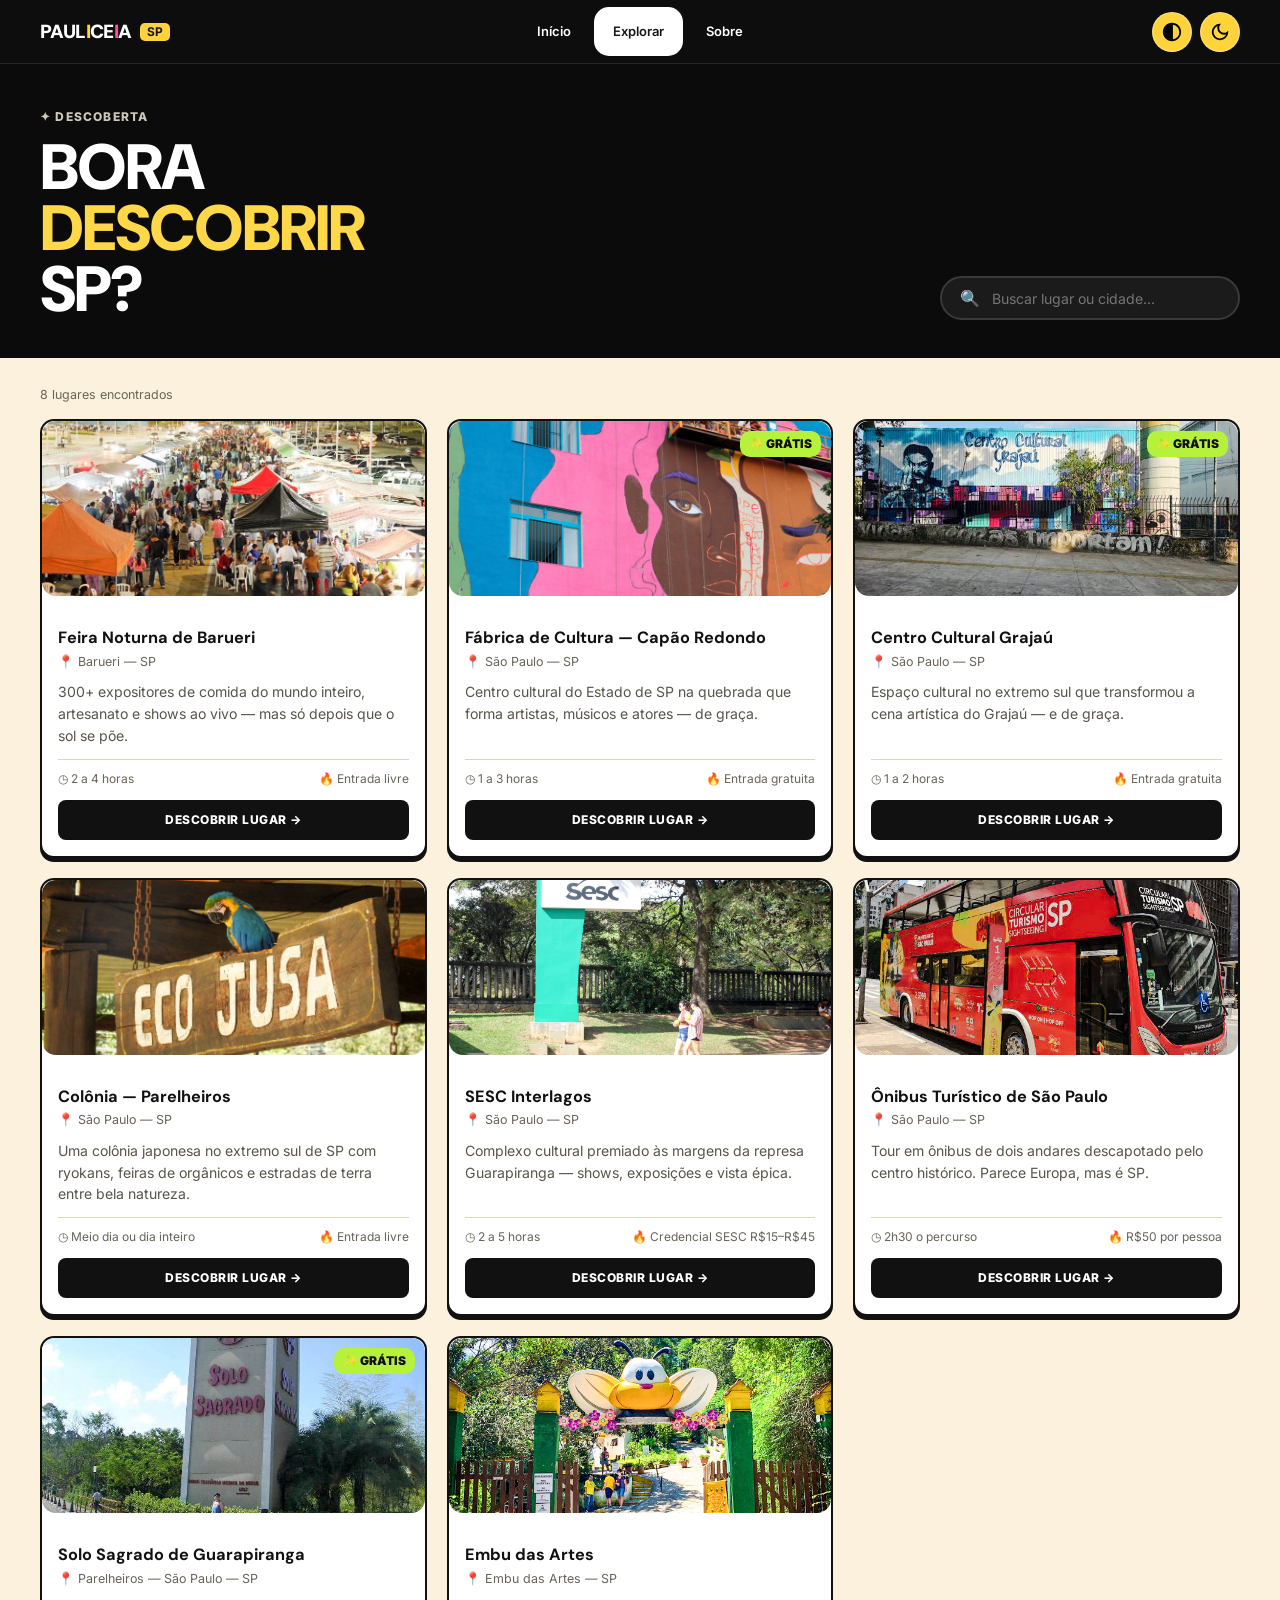
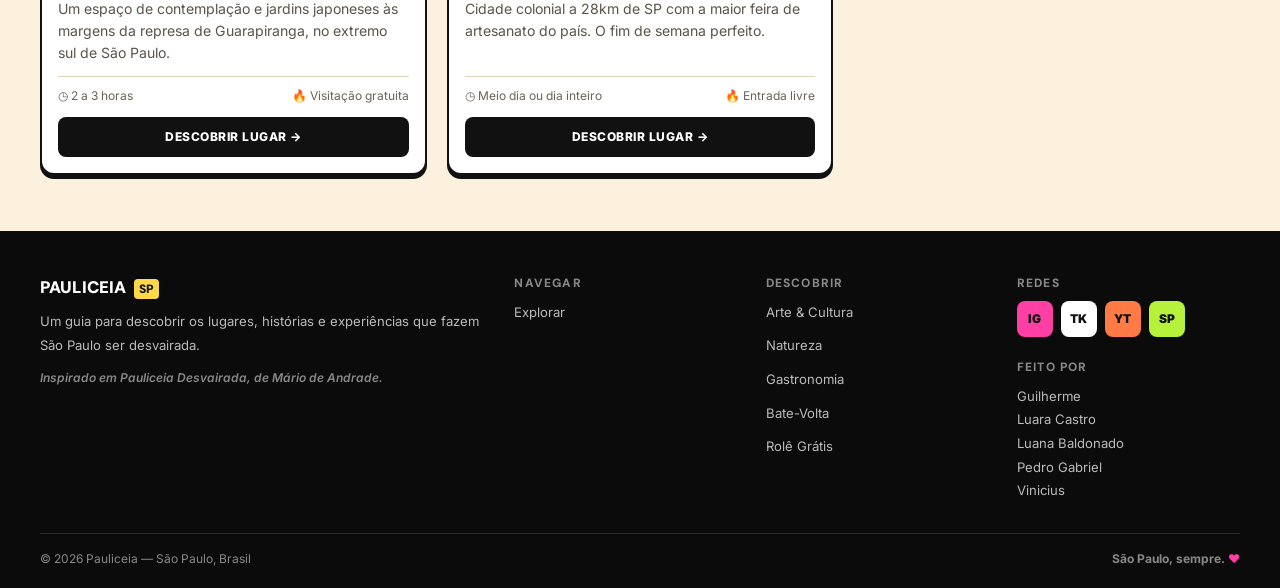
<file: explorar.html>
<!doctype html>
<html lang="pt-BR">
    <head>
        <meta charset="UTF-8">
        <meta name="viewport" content="width=device-width, initial-scale=1">
        <meta name="theme-color" content="#0b0b0b">
        <meta name="description" content="Explore lugares, histórias e experiências em São Paulo." id="meta-desc">
        <meta property="og:title" content="Explorar — Pauliceia SP">
        <meta property="og:description" content="Explore lugares, histórias e experiências em São Paulo.">
        <meta property="og:image" content="assets/hero.png">
        <title>Explorar — Pauliceia SP</title>
        <link rel="preconnect" href="https://fonts.googleapis.com">
        <link rel="preconnect" href="https://fonts.gstatic.com" crossorigin>
        <link href="https://fonts.googleapis.com/css2?family=DM+Sans:ital,wght@0,400;0,500;0,700;0,800;0,900;1,700;1,800&family=Inter:wght@400;500;600;700;800&display=swap" rel="stylesheet">
        <link rel="stylesheet" href="explorar.css">
        <link rel="stylesheet" href="site-header.css">
        <script src="site-header.js" defer></script>
        <script src="places.js?v=20261122-2" defer></script>
        <script src="explorar.js?v=20261122-2" defer></script>
    </head>
    <body>
        
        <!-- (PAGINA INICIAL) -->
        <a class="skip-link" href="#conteudo">Pular para o conteúdo</a>
        <header class="site-header">
            <div class="header-inner">
                <a class="brand" href="index.html" aria-label="Pauliceia SP, início">
                    <span>
                        PAUL<span class="brand-yellow">I</span>
                        CE<span class="brand-pink">I</span>
                        A
                    </span>
                    <span class="brand-tag">SP</span>
                </a>
                <button class="menu-toggle" type="button" aria-expanded="false" aria-controls="primary-nav" aria-label="Abrir menu">
                    <span></span>
                    <span></span>
                </button>
                
                <!-- (BARRA DE NAVEGAÇÃO) -->
                <nav class="primary-nav" id="primary-nav" aria-label="Navegação principal">
                    <a class="nav-link" href="index.html">Início</a>
                    <a class="nav-link" href="explorar.html">Explorar</a>
                    <a class="nav-link" href="sobre.html">Sobre</a>
                </nav>
                <div class="header-actions">
                    <button class="accessibility-toggle" type="button" aria-label="Abrir opções de acessibilidade" aria-haspopup="dialog" aria-pressed="false">
                        <img src="assets/icon contrast.svg" alt="">
                       
                    </button>
                    <button class="theme-toggle" type="button" aria-label="Alternar tema" aria-pressed="false">
                        <img src="assets/icon-dark-mode.svg" alt="">
                    </button>
                </div>
            </div>
        </header>
        <main id="conteudo" class="catalog-page">
            <section class="catalog-hero">
                <div class="page-width catalog-hero-inner">
                    <div>
                        <p class="eyebrow">✦ DESCOBERTA</p>
                        <h1 class="catalog-title">
                            BORA<br>
                            <span>DESCOBRIR</span>
                            <br>SP?
                        </h1>
                    </div>

                    <!-- (CAIXA DE PESQUISA) -->
                    <label class="search-box">
                        <span aria-hidden="true">🔍</span>
                        <input id="place-search" type="search" placeholder="Buscar lugar ou cidade..." aria-label="Buscar lugar ou cidade" autocomplete="off">
                    </label>
                </div>
            </section>
            <section class="catalog-body">
                <div class="page-width">
                    <p class="results-count" id="result-count" role="status" aria-live="polite">8 lugares encontrados</p>
                    <div class="place-grid" id="place-grid"></div>
                    <div class="no-results" id="no-results" hidden>
                        <p>Nenhum lugar encontrado. Tente outra busca.</p>
                        <button class="button button-yellow" id="clear-filters" type="button">Limpar busca</button>
                    </div>

                   <!-- "NÃO É IMPORTANTE" -->
                    <noscript>
                        <p>Ative o JavaScript para ver a lista de lugares.</p>
                    </noscript>

                </div>
            </section>
        </main>
        <footer class="site-footer">
            <div class="page-width">
                <div class="footer-grid">
                    <div class="footer-about">
                        <!-- (AO CLICAR VAI PARA A PAGINA INICIAL [footer]) -->
                        <a class="footer-brand" href="index.html">
                            PAULICEIA <span>SP</span>
                        </a>
                        <p>Um guia para descobrir os lugares, histórias e experiências que fazem São Paulo ser desvairada.</p>
                        <em>Inspirado em Pauliceia Desvairada, de Mário de Andrade.</em>
                    </div>
                    <!-- (FOOTER COLUM [COLOCAR LIK DE DIRECIONAMENTO NO RODA PÉ!!]  EX: <a href="explorar.html">Explorar</a> ) -->
                    <div class="footer-column">
                        <h2>Navegar</h2>
                        <a href="explorar.html">Explorar</a>
                        
                        <!-- <a href="sobre.html">Sobre</a> -->
                         <!-- (FOOTER- RODA PÉ) -->
                    </div>
                    <div class="footer-column">
                        <h2>Descobrir</h2>
                        <a href="explorar.html?categoria=cultura">Arte &amp; Cultura</a>
                        <a href="explorar.html?categoria=natureza">Natureza</a>
                        <a href="explorar.html?categoria=gastronomia">Gastronomia</a>
                        <a href="explorar.html?categoria=bate-volta">Bate-Volta</a>
                        <a href="explorar.html?categoria=gratis">Rolê Grátis</a>
                    </div>

                    <!-- RODA-Pé -->
                    <div class="footer-column">
                        <h2>Redes</h2>
                        <div class="social-links">
                            <a href="https://www.instagram.com/" aria-label="Instagram" target="_blank" rel="noopener noreferrer">IG</a>
                            <a href="https://www.tiktok.com/" aria-label="TikTok" target="_blank" rel="noopener noreferrer">TK</a>
                            <a href="https://www.youtube.com/" aria-label="YouTube" target="_blank" rel="noopener noreferrer">YT</a>
                            <a href="https://open.spotify.com/" aria-label="Spotify" target="_blank" rel="noopener noreferrer">SP</a>
                        </div>
                        <h2 class="credits-heading">Feito por</h2>
                        <p>
                            Guilherme<br>
                            Luara Castro<br>
                            Luana Baldonado<br>
                            Pedro Gabriel<br>Vinicius
                        </p>
                    </div>
                </div>
                <div class="footer-bottom">
                    <span>© 2026 Pauliceia — São Paulo, Brasil</span>
                    <strong>
                        São Paulo, sempre. <b>♥</b>
                    </strong>
                </div>
            </div>
        </footer>
    </body>
</html>
</file>
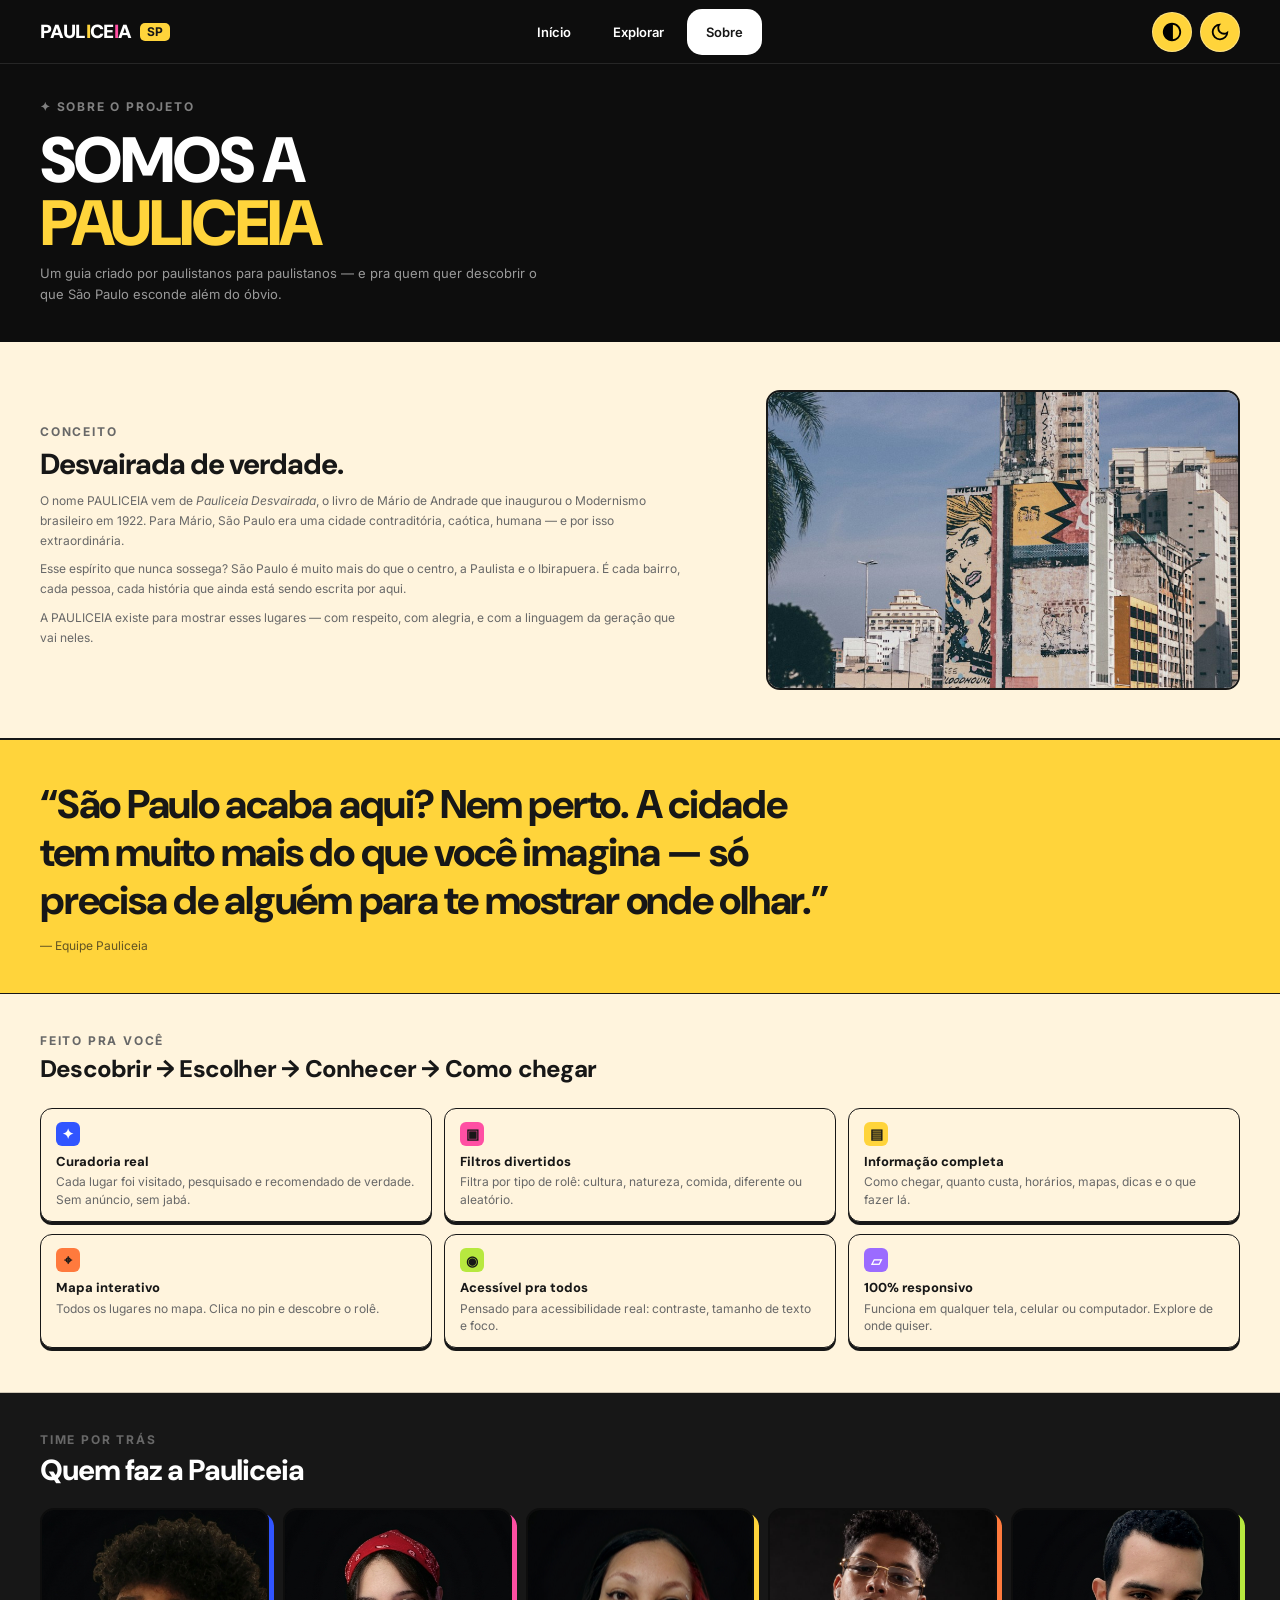
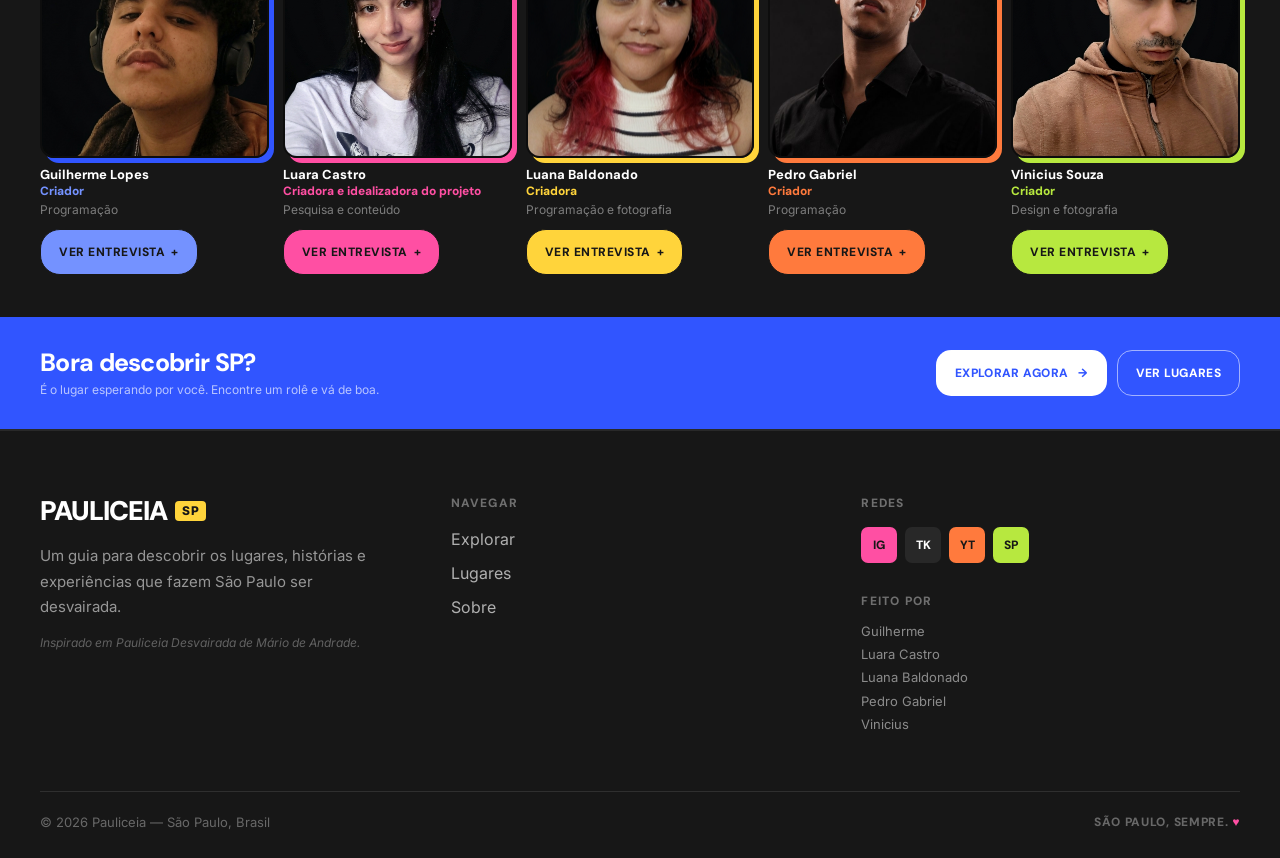
<file: sobre.html>
<!doctype html>
<html lang="pt-BR">
  <head>
    <meta charset="UTF-8" />
    <meta name="viewport" content="width=device-width, initial-scale=1" />
    <meta name="theme-color" content="#0d0d0d" />
    <link rel="icon" href="assets/favicon.ico" sizes="48x48" />
    <link rel="icon" href="assets/favicon.svg" type="image/svg+xml" sizes="any" />
    <link rel="apple-touch-icon" href="assets/apple-touch-icon.png" />
    <meta name="description" content="Conheça a Pauliceia, um guia feito por paulistanos para descobrir São Paulo além do óbvio." />
    <title>Sobre | Pauliceia SP</title>
    <link rel="preconnect" href="https://fonts.googleapis.com" />
    <link rel="preconnect" href="https://fonts.gstatic.com" crossorigin />
    <link href="https://fonts.googleapis.com/css2?family=Anton&family=DM+Sans:wght@400;500;600;700;800;900&family=Inter:wght@400;500;600;700;800&display=swap" rel="stylesheet" />
    <link rel="stylesheet" href="Sobre.css" />
    <link rel="stylesheet" href="site-header.css" />
    <script src="site-header.js" defer></script>
    <script src="sobre.js" defer></script>
  </head>

  <body class="about-page">
    <a class="skip-link" href="#conteudo">Pular para o conteúdo</a>

    <!-- CABEÇALHO -->
    <header class="site-header">
      <div class="header-inner">
        <a class="brand" href="index.html" aria-label="Pauliceia SP, início">
          <span>PAUL<span class="brand-yellow">I</span>CE<span class="brand-pink">I</span>A</span>
          <span class="brand-tag">SP</span>
        </a>

        <button class="menu-toggle" type="button" aria-expanded="false" aria-controls="primary-nav" aria-label="Abrir menu">
          <span></span><span></span>
        </button>

        <nav class="primary-nav" id="primary-nav" aria-label="Navegação principal">
          <a class="nav-link" href="index.html">Início</a>
          <a class="nav-link" href="explorar.html">Explorar</a>
          <a class="nav-link is-current" href="sobre.html" aria-current="page">Sobre</a>
        </nav>

        <div class="header-actions">
          <button class="accessibility-toggle" type="button" aria-label="Abrir opções de acessibilidade" aria-haspopup="dialog" aria-pressed="false">
            <img src="assets/icon contrast.svg" alt="" />
          </button>
          <button class="theme-toggle" type="button" aria-label="Ativar tema escuro" aria-pressed="false">
            <img src="assets/icon-dark-mode.svg" alt="" />
          </button>
        </div>
      </div>
    </header>

    <main id="conteudo">
      <!-- HERO -->
      <section class="about-hero">
        <div class="page-width about-hero-inner">
          <p class="eyebrow">✦ Sobre o projeto</p>
          <h1>Somos a<br /><span>Pauliceia</span></h1>
          <p>Um guia criado por paulistanos para paulistanos — e pra quem quer descobrir o que São Paulo esconde além do óbvio.</p>
        </div>
      </section>

      <!-- CONCEITO -->
      <section class="concept-section paper-section">
        <div class="page-width concept-grid">
          <div class="concept-copy">
            <p class="eyebrow">Conceito</p>
            <h2>Desvairada de verdade.</h2>
            <p>O nome PAULICEIA vem de <em>Pauliceia Desvairada</em>, o livro de Mário de Andrade que inaugurou o Modernismo brasileiro em 1922. Para Mário, São Paulo era uma cidade contraditória, caótica, humana — e por isso extraordinária.</p>
            <p>Esse espírito que nunca sossega? São Paulo é muito mais do que o centro, a Paulista e o Ibirapuera. É cada bairro, cada pessoa, cada história que ainda está sendo escrita por aqui.</p>
            <p>A PAULICEIA existe para mostrar esses lugares — com respeito, com alegria, e com a linguagem da geração que vai neles.</p>
          </div>
          <img class="concept-image" src="assets/about-skyline.png" alt="Arquitetura e skyline de São Paulo" loading="lazy" />
        </div>
      </section>

      <!-- MANIFESTO -->
      <section class="about-quote">
        <div class="page-width">
          <blockquote>“São Paulo acaba aqui? Nem perto. A cidade tem muito mais do que você imagina — só precisa de alguém para te mostrar onde olhar.”</blockquote>
          <p>— Equipe Pauliceia</p>
        </div>
      </section>

      <!-- COMO FUNCIONA -->
      <section class="about-method paper-section">
        <div class="page-width">
          <p class="eyebrow">Feito pra você</p>
          <h2>Descobrir → Escolher → Conhecer → Como chegar</h2>

          <div class="method-grid">
            <article class="method-card">
              <span class="method-icon icon-blue" aria-hidden="true">✦</span>
              <h3>Curadoria real</h3>
              <p>Cada lugar foi visitado, pesquisado e recomendado de verdade. Sem anúncio, sem jabá.</p>
            </article>
            <article class="method-card">
              <span class="method-icon icon-pink" aria-hidden="true">▣</span>
              <h3>Filtros divertidos</h3>
              <p>Filtra por tipo de rolê: cultura, natureza, comida, diferente ou aleatório.</p>
            </article>
            <article class="method-card">
              <span class="method-icon icon-yellow" aria-hidden="true">▤</span>
              <h3>Informação completa</h3>
              <p>Como chegar, quanto custa, horários, mapas, dicas e o que fazer lá.</p>
            </article>
            <article class="method-card">
              <span class="method-icon icon-orange" aria-hidden="true">⌖</span>
              <h3>Mapa interativo</h3>
              <p>Todos os lugares no mapa. Clica no pin e descobre o rolê.</p>
            </article>
            <article class="method-card">
              <span class="method-icon icon-green" aria-hidden="true">◉</span>
              <h3>Acessível pra todos</h3>
              <p>Pensado para acessibilidade real: contraste, tamanho de texto e foco.</p>
            </article>
            <article class="method-card">
              <span class="method-icon icon-purple" aria-hidden="true">▱</span>
              <h3>100% responsivo</h3>
              <p>Funciona em qualquer tela, celular ou computador. Explore de onde quiser.</p>
            </article>
          </div>
        </div>
      </section>

      <!-- EQUIPE -->
      <section class="team-section dark-section">
        <div class="page-width section-pad">
          <p class="eyebrow">Time por trás</p>
          <h2>Quem faz a Pauliceia</h2>

          <div class="team-grid">
            <article class="team-card">
              <img src="assets/about-guilherme.jpg" alt="Guilherme" loading="lazy" />
              <h3>Guilherme Lopes</h3>
              <p class="team-role role-blue">Criador</p>
              <p>Programação</p>
              <button class="interview-btn interview-blue" type="button" data-interview="entrevista-guilherme" aria-haspopup="dialog">Ver entrevista <span aria-hidden="true">+</span></button>
            </article>
            <article class="team-card">
              <img src="assets/about-luara.jpg" alt="Luara Castro" loading="lazy" />
              <h3>Luara Castro</h3>
              <p class="team-role role-pink">Criadora e idealizadora do projeto</p>
              <p>Pesquisa e conteúdo</p>
              <button class="interview-btn interview-pink" type="button" data-interview="entrevista-luara" aria-haspopup="dialog">Ver entrevista <span aria-hidden="true">+</span></button>
            </article>
            <article class="team-card">
              <img src="assets/about-luana.jpg" alt="Luana Baldonado" loading="lazy" />
              <h3>Luana Baldonado</h3>
              <p class="team-role role-yellow">Criadora</p>
              <p>Programação e fotografia</p>
              <button class="interview-btn interview-yellow" type="button" data-interview="entrevista-luana" aria-haspopup="dialog">Ver entrevista <span aria-hidden="true">+</span></button>
            </article>
            <article class="team-card">
              <img src="assets/about-pedro.jpg" alt="Pedro Gabriel" loading="lazy" />
              <h3>Pedro Gabriel</h3>
              <p class="team-role role-orange">Criador</p>
              <p>Programação</p>
              <button class="interview-btn interview-orange" type="button" data-interview="entrevista-pedro" aria-haspopup="dialog">Ver entrevista <span aria-hidden="true">+</span></button>
            </article>
            <article class="team-card">
              <img src="assets/about-vinicius.jpg" alt="Vinicius" loading="lazy" />
              <h3>Vinicius Souza</h3>
              <p class="team-role role-green">Criador</p>
              <p>Design e fotografia</p>
              <button class="interview-btn interview-green" type="button" data-interview="entrevista-vinicius" aria-haspopup="dialog">Ver entrevista <span aria-hidden="true">+</span></button>
            </article>
          </div>
        </div>
      </section>

      <!-- ENTREVISTAS (pop-ups) -->
      <dialog class="interview-dialog interview-blue" id="entrevista-guilherme" aria-labelledby="titulo-guilherme">
        <div class="interview-head">
          <p class="eyebrow">Mini entrevista · Sobre as referências e inspirações</p>
          <button class="interview-close" type="button" data-close aria-label="Fechar entrevista">×</button>
        </div>
        <h3 class="interview-name" id="titulo-guilherme">Guilherme <span>Criador</span></h3>
        <p class="interview-question"><b>Pergunta:</b> O nome do projeto faz referência à obra “Pauliceia Desvairada”, de Mário de Andrade. Como surgiu essa escolha e de qual maneira o Modernismo e a identidade cultural paulistana influenciaram a construção do conceito?</p>
        <div class="interview-answer">
          <p>A partir dessa inspiração, o projeto Pauliceia foi pensado como uma plataforma de valorização da cidade de São Paulo, reunindo informações sobre seus lugares, sua história, sua arte, sua cultura e suas diferentes regiões. Assim como Mário de Andrade apresentou uma cidade dinâmica e cheia de contrastes em sua obra, buscamos mostrar uma São Paulo que vai além dos pontos turísticos conhecidos, revelando espaços, histórias e experiências que fazem parte da identidade paulistana.</p>
        </div>
      </dialog>
      <dialog class="interview-dialog interview-pink" id="entrevista-luara" aria-labelledby="titulo-luara">
        <div class="interview-head">
          <p class="eyebrow">Mini entrevista · Sobre o nascimento da ideia</p>
          <button class="interview-close" type="button" data-close aria-label="Fechar entrevista">×</button>
        </div>
        <h3 class="interview-name" id="titulo-luara">Luara <span>Idealizadora do projeto</span></h3>
        <p class="interview-question"><b>Pergunta:</b> O que despertou em vocês a vontade de criar o Pauliceia? Houve alguma experiência pessoal ou percepção sobre São Paulo que fez vocês sentirem a necessidade de apresentar a cidade por uma perspectiva diferente?</p>
        <div class="interview-answer">
          <p>A criação do Pauliceia veio de uma inspiração no programa Paulistar, que aborda o turismo, a culinária e diferentes experiências por toda a região de São Paulo. A escolha dos lugares também aconteceu a partir das preferências e experiências pessoais de cada integrante. Um exemplo é a região de Parelheiros, onde nasci e moro atualmente, que abriga a maior reserva de Mata Atlântica da cidade de São Paulo, além de aldeias de povos originários e diversos atrativos naturais, como trilhas, cachoeiras e reservas ambientais.</p>
          <p>Nosso projeto surgiu com a ideia de mostrar as regiões periféricas para além do que as pessoas já conhecem, apresentando lugares e experiências que fogem do roteiro turístico mais óbvio de São Paulo, explorando desde o centro até as regiões mais afastadas da cidade.</p>
        </div>
      </dialog>
      <dialog class="interview-dialog interview-yellow" id="entrevista-luana" aria-labelledby="titulo-luana">
        <div class="interview-head">
          <p class="eyebrow">Mini entrevista · Sobre a valorização da cidade</p>
          <button class="interview-close" type="button" data-close aria-label="Fechar entrevista">×</button>
        </div>
        <h3 class="interview-name" id="titulo-luana">Luana <span>Criadora</span></h3>
        <p class="interview-question"><b>Pergunta:</b> O projeto apresenta lugares que vão muito além dos pontos turísticos tradicionais, incluindo regiões periféricas e espaços menos conhecidos. Como vocês chegaram a essa proposta de curadoria e quais critérios foram utilizados para escolher o que merece ser apresentado ao público?</p>
        <div class="interview-answer">
          <p>Quando se fala em turismo em São Paulo e região, as pessoas sempre pensam nos pontos mais famosos. Entretanto, como o tema do nosso trabalho busca valorizar a herança das regiões periféricas, optamos por dar luz a lugares tão bonitos e interessantes quanto, mas que são pouco visitados ou reconhecidos por turistas e moradores da região. Queríamos focar em mais pontos da região metropolitana e até mesmo do interior, mas, por questões logísticas e de deslocamento, optamos por regiões mais afastadas do centro da cidade de São Paulo, e até mesmo uma famosa feira na região de Barueri.</p>
        </div>
      </dialog>
      <dialog class="interview-dialog interview-orange" id="entrevista-pedro" aria-labelledby="titulo-pedro">
        <div class="interview-head">
          <p class="eyebrow">Mini entrevista · Sobre o propósito e o impacto</p>
          <button class="interview-close" type="button" data-close aria-label="Fechar entrevista">×</button>
        </div>
        <h3 class="interview-name" id="titulo-pedro">Pedro <span>Criador</span></h3>
        <p class="interview-question"><b>Pergunta:</b> Vocês definem o Pauliceia como um guia criado por paulistanos para paulistanos, e também para quem deseja conhecer a cidade além do óbvio. Que mudança de perspectiva vocês gostariam de despertar nas pessoas que utilizarem a plataforma?</p>
        <div class="interview-answer">
          <p>Gostaríamos de despertar nas pessoas um novo olhar sobre São Paulo, mostrando que a cidade vai muito além dos pontos turísticos mais conhecidos e dos lugares que fazem parte do cotidiano. Queremos incentivar a curiosidade e fazer com que as pessoas descubram histórias, culturas, espaços e experiências que muitas vezes passam despercebidos.</p>
          <p>Acreditamos que até mesmo quem mora em São Paulo ainda tem muito a descobrir sobre a própria cidade. Por isso, o Pauliceia busca aproximar as pessoas da riqueza cultural e da diversidade paulistana, incentivando-as a explorar novos lugares, valorizar a identidade local e enxergar a cidade por diferentes perspectivas.</p>
          <p>Mais do que indicar lugares para visitar, queremos transformar a maneira como as pessoas se relacionam com São Paulo, fazendo com que deixem de apenas passar pela cidade e comecem a vivenciá-la de verdade.</p>
        </div>
      </dialog>
      <dialog class="interview-dialog interview-green" id="entrevista-vinicius" aria-labelledby="titulo-vinicius">
        <div class="interview-head">
          <p class="eyebrow">Mini entrevista · Sobre o futuro do projeto</p>
          <button class="interview-close" type="button" data-close aria-label="Fechar entrevista">×</button>
        </div>
        <h3 class="interview-name" id="titulo-vinicius">Vinicius <span>Criador</span></h3>
        <p class="interview-question"><b>Pergunta:</b> Pensando no potencial do Pauliceia, quais são os próximos passos que vocês imaginam para a plataforma? Existe o desejo de transformá-la em algo maior, como uma comunidade de pessoas que compartilham descobertas, experiências e histórias sobre São Paulo?</p>
        <div class="interview-answer">
          <p>Sim, pensando em um potencial futuro desejamos ampliar mais lugares cadastrados com mais interações e informações sobre as regiões com suas histórias, cultura, gastronomia e arte.</p>
          <p>Sobre transformar em algo maior como uma comunidade, iremos acompanhar como o site se comporta com os acessos e interações que ele recebe. Atendendo certos requisitos e uma boa resolução em métricas. Acredito que conseguimos nos transformar em uma comunidade ou uma rede social em que as pessoas conseguem compartilhar descobertas, experiências, fotografias e histórias sobre os lugares que visitam. Dessa forma, os próprios usuários podem ter uma contribuição para manter a comunidade ou uma rede social atualizada. A Pauliceia, tem como objetivo ser um espaço digital com trocas de conhecimentos e experiências, aproximando as pessoas da cidade e incentivando a todos a conhecer São Paulo por diferentes perspectivas.</p>
        </div>
      </dialog>

      <!-- CHAMADA FINAL -->
      <section class="about-cta">
        <div class="page-width about-cta-inner">
          <div>
            <h2>Bora descobrir SP?</h2>
            <p>É o lugar esperando por você. Encontre um rolê e vá de boa.</p>
          </div>
          <div>
            <a class="button button-light" href="explorar.html">Explorar agora <span aria-hidden="true">→</span></a>
            <a class="button button-outline-light" href="explorar.html">Ver lugares</a>
          </div>
        </div>
      </section>
    </main>

    <!-- RODAPÉ -->
    <footer class="site-footer">
      <div class="page-width footer-inner">
        <div class="footer-grid">
          <div class="footer-about">
            <a class="footer-brand" href="index.html">PAULICEIA <span>SP</span></a>
            <p>Um guia para descobrir os lugares, histórias e experiências que fazem São Paulo ser desvairada.</p>
            <em>Inspirado em Pauliceia Desvairada de Mário de Andrade.</em>
          </div>

          <nav class="footer-column" aria-label="Navegar">
            <h2>Navegar</h2>
            <a href="explorar.html">Explorar</a>
            <a href="explorar.html">Lugares</a>
            <a href="sobre.html">Sobre</a>
          </nav>

          <div class="footer-column footer-socials">
            <h2>Redes</h2>
            <div class="social-links">
              <a href="https://www.instagram.com/" aria-label="Instagram" target="_blank" rel="noopener">IG</a>
              <a href="https://www.tiktok.com/" aria-label="TikTok" target="_blank" rel="noopener">TK</a>
              <a href="https://www.youtube.com/" aria-label="YouTube" target="_blank" rel="noopener">YT</a>
              <a href="https://open.spotify.com/" aria-label="Spotify" target="_blank" rel="noopener">SP</a>
            </div>
            <h2 class="credits-heading">Feito por</h2>
            <p>Guilherme<br />Luara Castro<br />Luana Baldonado<br />Pedro Gabriel<br />Vinicius</p>
          </div>
        </div>

        <div class="footer-bottom">
          <span>© 2026 Pauliceia — São Paulo, Brasil</span>
          <strong>São Paulo, sempre. <b aria-hidden="true">♥</b></strong>
        </div>
      </div>
    </footer>
  </body>
</html>
</file>
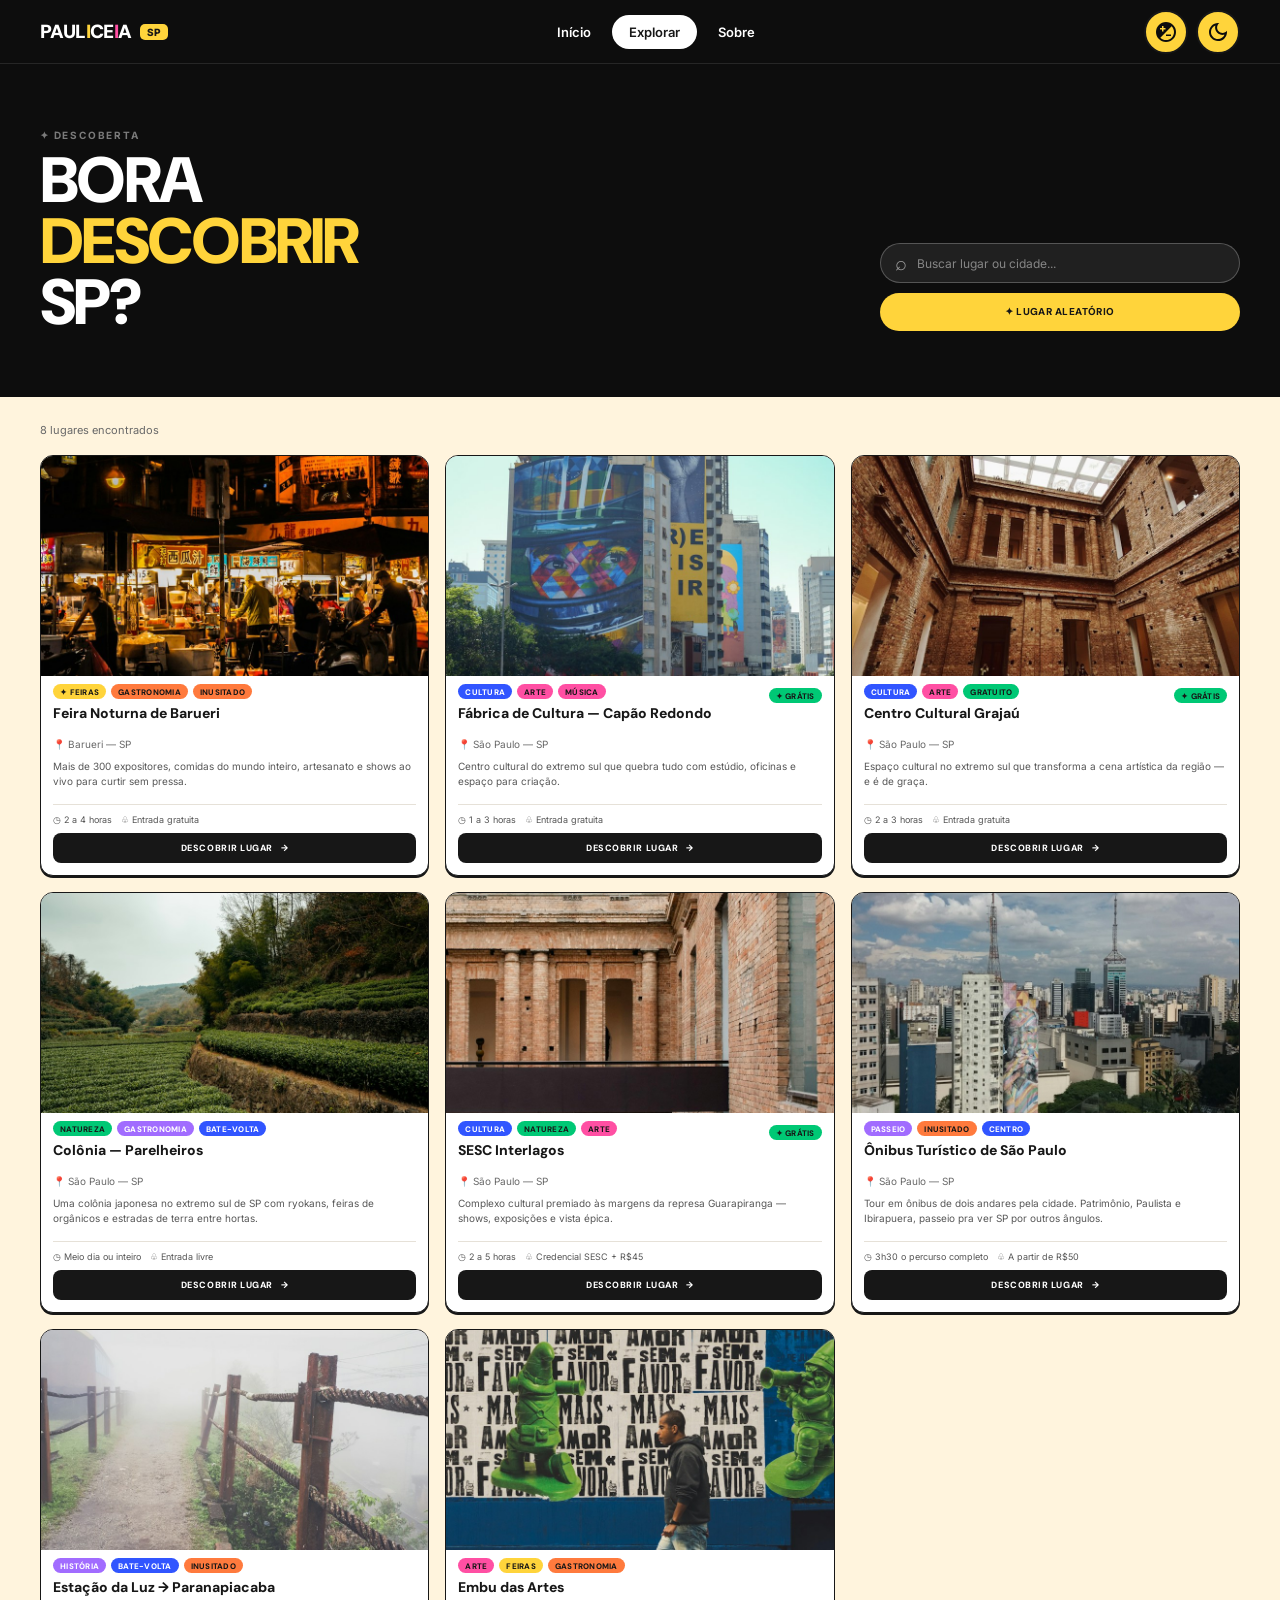
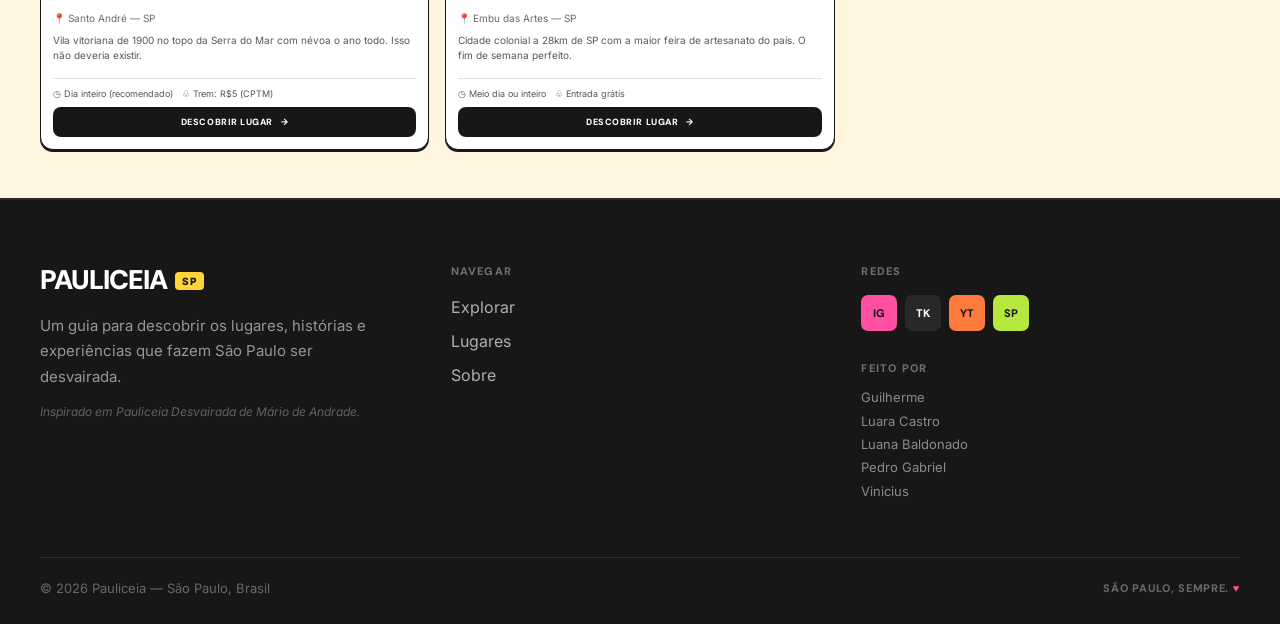
<file: Pauliceia/explorar.html>
<!doctype html>
<html lang="pt-BR">
  <head>
    <meta charset="UTF-8" />
    <meta name="viewport" content="width=device-width, initial-scale=1" />
    <meta name="theme-color" content="#0d0d0d" />
    <meta name="description" content="Encontre rolês, cultura e lugares para conhecer em São Paulo e região." />
    <title>Bora descobrir SP? — Pauliceia</title>
    <link rel="preconnect" href="https://fonts.googleapis.com" />
    <link rel="preconnect" href="https://fonts.gstatic.com" crossorigin />
    <link href="https://fonts.googleapis.com/css2?family=Anton&family=DM+Sans:wght@400;500;600;700;800;900&family=Inter:wght@400;500;600;700;800&display=swap" rel="stylesheet" />
    <link rel="stylesheet" href="styles.css" />
    <script src="script.js" defer></script>
  </head>
  <body class="explore-page">
    <a class="skip-link" href="#conteudo">Pular para o conteúdo</a>
    <header class="site-header">
      <div class="header-inner">
        <a class="brand" href="index.html" aria-label="Pauliceia SP, início">
          <span>PAUL<span class="brand-yellow">I</span>CE<span class="brand-pink">I</span>A</span>
          <span class="brand-tag">SP</span>
        </a>
        <button class="menu-toggle" type="button" aria-expanded="false" aria-controls="primary-nav" aria-label="Abrir menu">
          <span></span><span></span>
        </button>
        <nav class="primary-nav" id="primary-nav" aria-label="Navegação principal">
          <a class="nav-link" href="index.html">Início</a>
          <a class="nav-link is-current" href="explorar.html" aria-current="page">Explorar</a>
          <a class="nav-link" href="sobre.html">Sobre</a>
        </nav>
        <div class="header-actions">
          <button class="accessibility-toggle" type="button" aria-label="Ativar alto contraste" aria-pressed="false"><img src="assets/icon-contrast.svg" alt="" /></button>
          <button class="theme-toggle" type="button" aria-label="Ativar tema escuro" aria-pressed="false"><img src="assets/icon-dark-mode.svg" alt="" /></button>
        </div>
      </div>
    </header>

    <main id="conteudo">
      <section class="explore-hero">
        <div class="page-width explore-hero-inner">
          <div>
            <p class="eyebrow">✦ Descoberta</p>
            <h1 class="explore-title"><span>BORA</span><span>DESCOBRIR</span><span>SP?</span></h1>
          </div>
          <div class="explore-tools">
            <label class="search-field">
              <span class="visually-hidden">Buscar lugar ou cidade</span>
              <span aria-hidden="true">⌕</span>
              <input id="place-search" type="search" placeholder="Buscar lugar ou cidade..." autocomplete="off" />
            </label>
            <button class="random-button" id="random-place" type="button"><span aria-hidden="true">✦</span> Lugar aleatório</button>
          </div>
        </div>
      </section>

      <section class="place-list-section paper-section" aria-label="Lugares para descobrir">
        <div class="page-width place-list-inner">
          <p class="results-label" id="results-count" aria-live="polite">8 lugares encontrados</p>
          <div class="place-grid">
            <article class="place-card" data-search="Feira Noturna de Barueri Barueri feiras gastronomia inusitado">
              <a class="place-card-link" href="lugar.html" aria-label="Ver Feira Noturna de Barueri">
                <img src="assets/explore-feira.png" alt="Barracas iluminadas da Feira Noturna de Barueri à noite" />
                <span class="place-tags"><span class="tag tag-yellow">✦ Feiras</span><span class="tag tag-orange">Gastronomia</span><span class="tag tag-orange">Inusitado</span></span>
                <span class="place-card-body">
                  <strong>Feira Noturna de Barueri</strong><span class="place-location">📍 Barueri — SP</span>
                  <span class="place-description">Mais de 300 expositores, comidas do mundo inteiro, artesanato e shows ao vivo para curtir sem pressa.</span>
                  <span class="place-meta"><span>◷ 2 a 4 horas</span><span>♧ Entrada gratuita</span></span>
                  <span class="place-card-cta">Descobrir lugar <span aria-hidden="true">→</span></span>
                </span>
              </a>
            </article>
            <article class="place-card" data-search="Fábrica de Cultura Capão Redondo cultura arte música">
              <a class="place-card-link" href="https://maps.google.com/?q=F%C3%A1brica+de+Cultura+Cap%C3%A3o+Redondo" target="_blank" rel="noreferrer" aria-label="Ver Fábrica de Cultura — Capão Redondo no mapa">
                <img src="assets/explore-fabrica.png" alt="Mural colorido na fachada da Fábrica de Cultura" />
                <span class="place-tags"><span class="tag tag-blue">Cultura</span><span class="tag tag-pink">Arte</span><span class="tag tag-pink">Música</span><span class="tag tag-green tag-corner">✦ Grátis</span></span>
                <span class="place-card-body">
                  <strong>Fábrica de Cultura — Capão Redondo</strong><span class="place-location">📍 São Paulo — SP</span>
                  <span class="place-description">Centro cultural do extremo sul que quebra tudo com estúdio, oficinas e espaço para criação.</span>
                  <span class="place-meta"><span>◷ 1 a 3 horas</span><span>♧ Entrada gratuita</span></span>
                  <span class="place-card-cta">Descobrir lugar <span aria-hidden="true">→</span></span>
                </span>
              </a>
            </article>
            <article class="place-card" data-search="Centro Cultural Grajaú cultura arte gratuito">
              <a class="place-card-link" href="https://maps.google.com/?q=Centro+Cultural+Graja%C3%BA" target="_blank" rel="noreferrer" aria-label="Ver Centro Cultural Grajaú no mapa">
                <img src="assets/explore-grajau.png?v=20261122" alt="Arquitetura do Centro Cultural Grajaú" />
                <span class="place-tags"><span class="tag tag-blue">Cultura</span><span class="tag tag-pink">Arte</span><span class="tag tag-green">Gratuito</span><span class="tag tag-green tag-corner">✦ Grátis</span></span>
                <span class="place-card-body">
                  <strong>Centro Cultural Grajaú</strong><span class="place-location">📍 São Paulo — SP</span>
                  <span class="place-description">Espaço cultural no extremo sul que transforma a cena artística da região — e é de graça.</span>
                  <span class="place-meta"><span>◷ 2 a 3 horas</span><span>♧ Entrada gratuita</span></span>
                  <span class="place-card-cta">Descobrir lugar <span aria-hidden="true">→</span></span>
                </span>
              </a>
            </article>
            <article class="place-card" data-search="Colônia Parelheiros natureza cultura japonês bate-volta">
              <a class="place-card-link" href="https://maps.google.com/?q=Col%C3%B4nia+Parelheiros" target="_blank" rel="noreferrer" aria-label="Ver Colônia — Parelheiros no mapa">
                <img src="assets/explore-colonia.png" alt="Plantação de chá em terraços na Colônia Japonesa" />
                <span class="place-tags"><span class="tag tag-green">Natureza</span><span class="tag tag-purple">Gastronomia</span><span class="tag tag-blue">Bate-volta</span></span>
                <span class="place-card-body">
                  <strong>Colônia — Parelheiros</strong><span class="place-location">📍 São Paulo — SP</span>
                  <span class="place-description">Uma colônia japonesa no extremo sul de SP com ryokans, feiras de orgânicos e estradas de terra entre hortas.</span>
                  <span class="place-meta"><span>◷ Meio dia ou inteiro</span><span>♧ Entrada livre</span></span>
                  <span class="place-card-cta">Descobrir lugar <span aria-hidden="true">→</span></span>
                </span>
              </a>
            </article>
            <article class="place-card" data-search="SESC Interlagos cultura lazer natureza">
              <a class="place-card-link" href="https://maps.google.com/?q=SESC+Interlagos" target="_blank" rel="noreferrer" aria-label="Ver SESC Interlagos no mapa">
                <img src="assets/explore-sesc.png" alt="Interior do SESC Interlagos com jardim e varanda" />
                <span class="place-tags"><span class="tag tag-blue">Cultura</span><span class="tag tag-green">Natureza</span><span class="tag tag-pink">Arte</span><span class="tag tag-green tag-corner">✦ Grátis</span></span>
                <span class="place-card-body">
                  <strong>SESC Interlagos</strong><span class="place-location">📍 São Paulo — SP</span>
                  <span class="place-description">Complexo cultural premiado às margens da represa Guarapiranga — shows, exposições e vista épica.</span>
                  <span class="place-meta"><span>◷ 2 a 5 horas</span><span>♧ Credencial SESC + R$45</span></span>
                  <span class="place-card-cta">Descobrir lugar <span aria-hidden="true">→</span></span>
                </span>
              </a>
            </article>
            <article class="place-card" data-search="Ônibus Turístico São Paulo passeio centro histórico">
              <a class="place-card-link" href="https://maps.google.com/?q=Tour+de+%C3%B4nibus+tur%C3%ADstico+S%C3%A3o+Paulo" target="_blank" rel="noreferrer" aria-label="Ver Ônibus Turístico de São Paulo no mapa">
                <img src="assets/explore-onibus.png?v=20261122" alt="Vista panorâmica do skyline de São Paulo" />
                <span class="place-tags"><span class="tag tag-purple">Passeio</span><span class="tag tag-orange">Inusitado</span><span class="tag tag-blue">Centro</span></span>
                <span class="place-card-body">
                  <strong>Ônibus Turístico de São Paulo</strong><span class="place-location">📍 São Paulo — SP</span>
                  <span class="place-description">Tour em ônibus de dois andares pela cidade. Patrimônio, Paulista e Ibirapuera, passeio pra ver SP por outros ângulos.</span>
                  <span class="place-meta"><span>◷ 3h30 o percurso completo</span><span>♧ A partir de R$50</span></span>
                  <span class="place-card-cta">Descobrir lugar <span aria-hidden="true">→</span></span>
                </span>
              </a>
            </article>
            <article class="place-card" data-search="Estação da Luz Paranapiacaba história bate-volta inusitado">
              <a class="place-card-link" href="https://maps.google.com/?q=Paranapiacaba+SP" target="_blank" rel="noreferrer" aria-label="Ver Estação da Luz e Paranapiacaba no mapa">
                <img src="assets/explore-paranapiacaba.png" alt="Caminho com neblina em Paranapiacaba" />
                <span class="place-tags"><span class="tag tag-purple">História</span><span class="tag tag-blue">Bate-volta</span><span class="tag tag-orange">Inusitado</span></span>
                <span class="place-card-body">
                  <strong>Estação da Luz → Paranapiacaba</strong><span class="place-location">📍 Santo André — SP</span>
                  <span class="place-description">Vila vitoriana de 1900 no topo da Serra do Mar com névoa o ano todo. Isso não deveria existir.</span>
                  <span class="place-meta"><span>◷ Dia inteiro (recomendado)</span><span>♧ Trem: R$5 (CPTM)</span></span>
                  <span class="place-card-cta">Descobrir lugar <span aria-hidden="true">→</span></span>
                </span>
              </a>
            </article>
            <article class="place-card" data-search="Embu das Artes arte feiras gastronomia">
              <a class="place-card-link" href="https://maps.google.com/?q=Embu+das+Artes" target="_blank" rel="noreferrer" aria-label="Ver Embu das Artes no mapa">
                <img src="assets/explore-embu.png" alt="Pessoa diante de mural colorido em Embu das Artes" />
                <span class="place-tags"><span class="tag tag-pink">Arte</span><span class="tag tag-yellow">Feiras</span><span class="tag tag-orange">Gastronomia</span></span>
                <span class="place-card-body">
                  <strong>Embu das Artes</strong><span class="place-location">📍 Embu das Artes — SP</span>
                  <span class="place-description">Cidade colonial a 28km de SP com a maior feira de artesanato do país. O fim de semana perfeito.</span>
                  <span class="place-meta"><span>◷ Meio dia ou inteiro</span><span>♧ Entrada grátis</span></span>
                  <span class="place-card-cta">Descobrir lugar <span aria-hidden="true">→</span></span>
                </span>
              </a>
            </article>
          </div>
          <p class="no-results" id="no-results" hidden>Nenhum lugar encontrado. Tente buscar por outro nome ou cidade.</p>
        </div>
      </section>
    </main>

    <footer class="site-footer">
      <div class="page-width footer-inner">
        <div class="footer-grid">
          <div class="footer-about"><a class="footer-brand" href="index.html">PAULICEIA <span>SP</span></a><p>Um guia para descobrir os lugares, histórias e experiências que fazem São Paulo ser desvairada.</p><em>Inspirado em Pauliceia Desvairada de Mário de Andrade.</em></div>
          <div class="footer-column"><h2>Navegar</h2><a href="explorar.html">Explorar</a><a href="explorar.html">Lugares</a><a href="sobre.html">Sobre</a></div>
          <div class="footer-column footer-socials"><h2>Redes</h2><div class="social-links"><a href="https://www.instagram.com/" aria-label="Instagram">IG</a><a href="https://www.tiktok.com/" aria-label="TikTok">TK</a><a href="https://www.youtube.com/" aria-label="YouTube">YT</a><a href="https://open.spotify.com/" aria-label="Spotify">SP</a></div><h2 class="credits-heading">Feito por</h2><p>Guilherme<br />Luara Castro<br />Luana Baldonado<br />Pedro Gabriel<br />Vinicius</p></div>
        </div>
        <div class="footer-bottom"><span>© 2026 Pauliceia — São Paulo, Brasil</span><strong>São Paulo, sempre. <b aria-hidden="true">♥</b></strong></div>
      </div>
    </footer>
  </body>
</html>
</file>
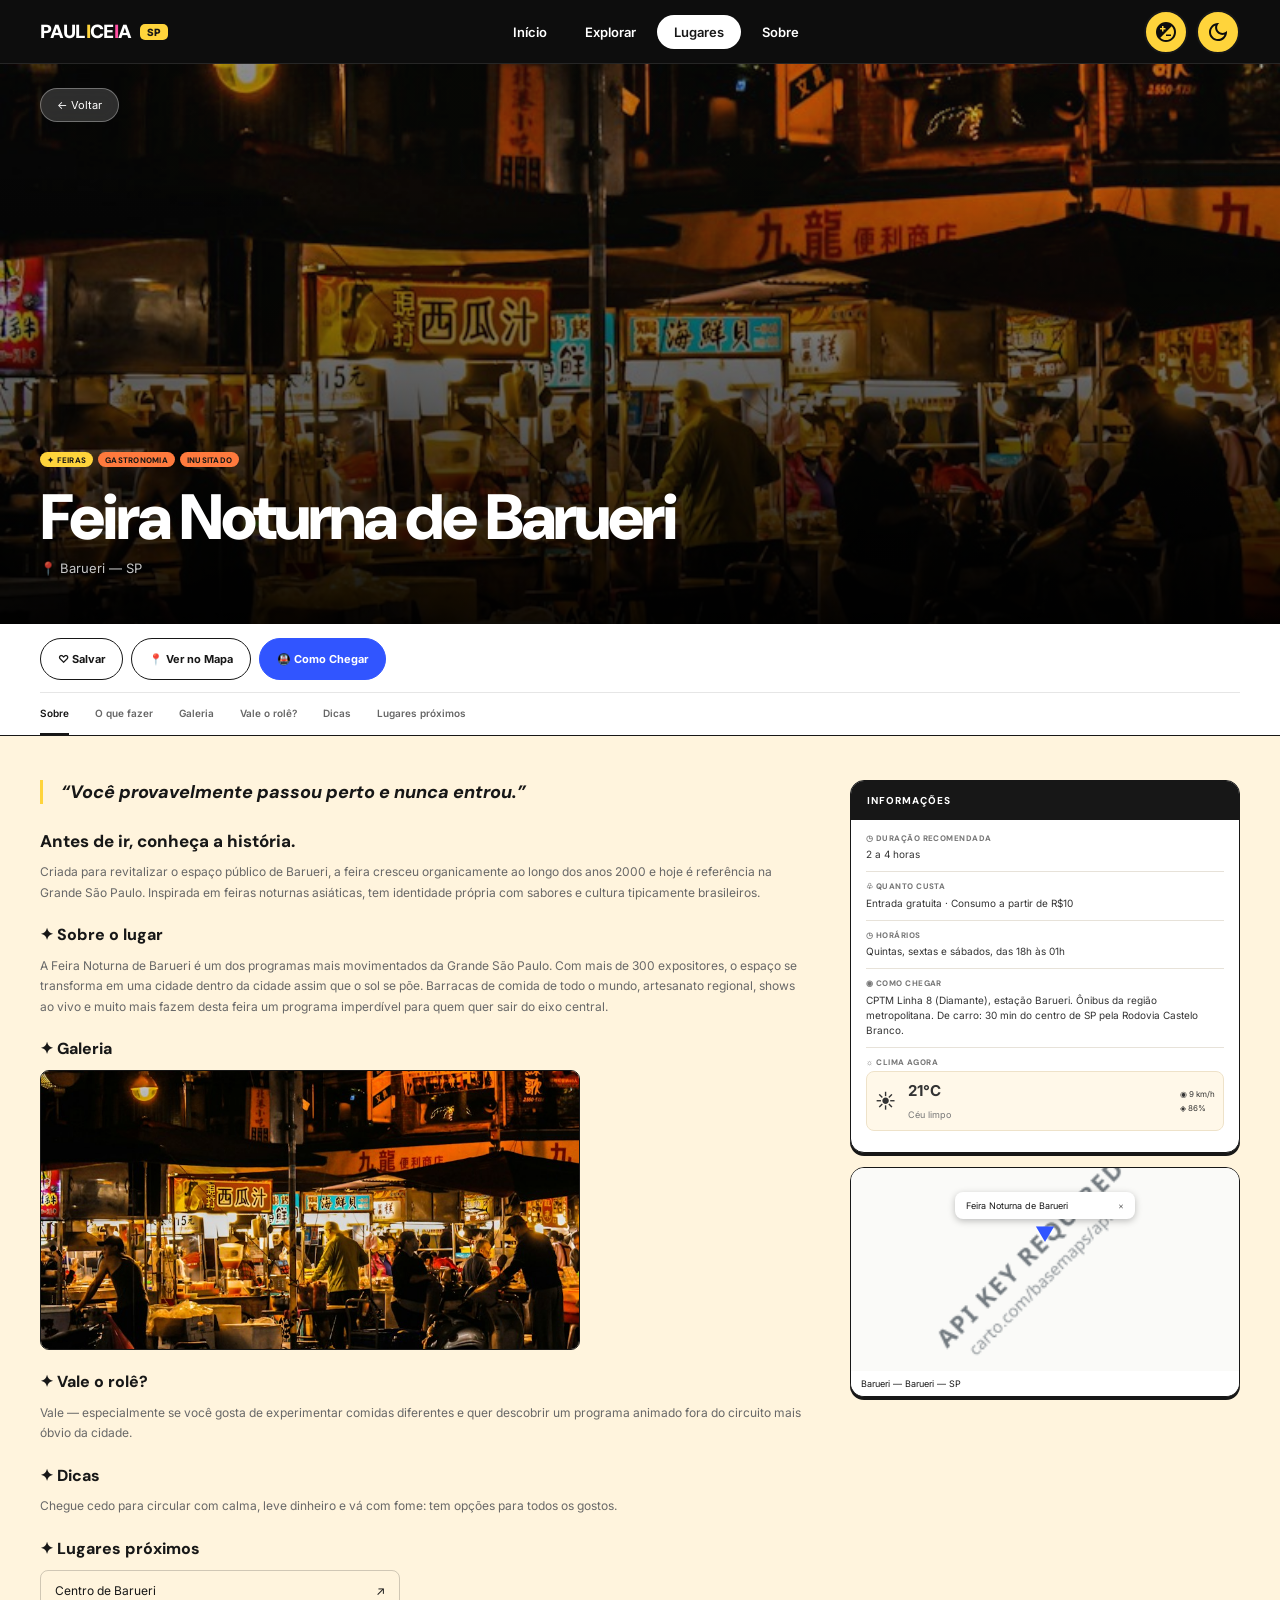
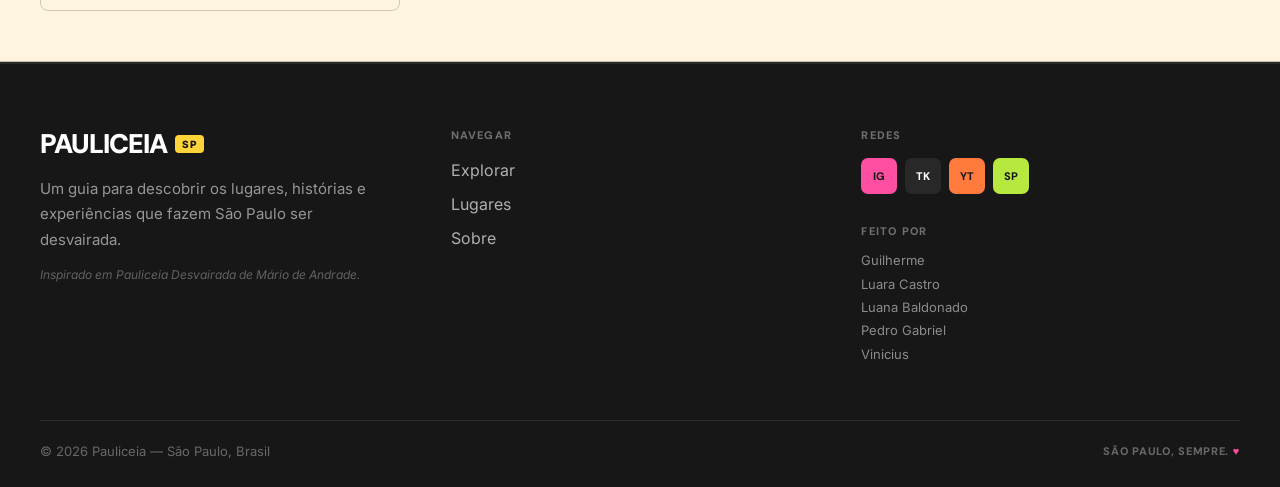
<file: Pauliceia/lugar.html>
<!doctype html>
<html lang="pt-BR">
  <head>
    <meta charset="UTF-8" />
    <meta name="viewport" content="width=device-width, initial-scale=1" />
    <meta name="theme-color" content="#0d0d0d" />
    <meta name="description" content="Descubra a Feira Noturna de Barueri: história, dicas, horários e como chegar." />
    <title>Feira Noturna de Barueri — Pauliceia</title>
    <link rel="preconnect" href="https://fonts.googleapis.com" />
    <link rel="preconnect" href="https://fonts.gstatic.com" crossorigin />
    <link href="https://fonts.googleapis.com/css2?family=Anton&family=DM+Sans:wght@400;500;600;700;800;900&family=Inter:wght@400;500;600;700;800&display=swap" rel="stylesheet" />
    <link rel="stylesheet" href="styles.css" />
    <script src="script.js" defer></script>
  </head>
  <body class="place-page">
    <a class="skip-link" href="#conteudo">Pular para o conteúdo</a>
    <header class="site-header">
      <div class="header-inner">
        <a class="brand" href="index.html" aria-label="Pauliceia SP, início"><span>PAUL<span class="brand-yellow">I</span>CE<span class="brand-pink">I</span>A</span><span class="brand-tag">SP</span></a>
        <button class="menu-toggle" type="button" aria-expanded="false" aria-controls="primary-nav" aria-label="Abrir menu"><span></span><span></span></button>
        <nav class="primary-nav" id="primary-nav" aria-label="Navegação principal">
          <a class="nav-link" href="index.html">Início</a><a class="nav-link" href="explorar.html">Explorar</a><a class="nav-link is-current" href="explorar.html" aria-current="page">Lugares</a><a class="nav-link" href="sobre.html">Sobre</a>
        </nav>
        <div class="header-actions"><button class="accessibility-toggle" type="button" aria-label="Ativar alto contraste" aria-pressed="false"><img src="assets/icon-contrast.svg" alt="" /></button><button class="theme-toggle" type="button" aria-label="Ativar tema escuro" aria-pressed="false"><img src="assets/icon-dark-mode.svg" alt="" /></button></div>
      </div>
    </header>

    <main id="conteudo">
      <section class="place-hero" aria-labelledby="place-title">
        <img class="place-hero-image" src="assets/explore-feira.png" alt="" />
        <div class="place-hero-scrim" aria-hidden="true"></div>
        <a class="back-button" href="explorar.html">← Voltar</a>
        <div class="page-width place-hero-copy">
          <div class="place-tags"><span class="tag tag-yellow">✦ Feiras</span><span class="tag tag-orange">Gastronomia</span><span class="tag tag-orange">Inusitado</span></div>
          <h1 id="place-title">Feira Noturna de Barueri</h1>
          <p>📍 Barueri — SP</p>
        </div>
      </section>

      <section class="place-toolbar" aria-label="Ações do lugar">
        <div class="page-width place-toolbar-inner">
          <div class="place-actions">
            <button id="save-place" class="outline-action" type="button" aria-pressed="false">♡ Salvar</button>
            <a class="outline-action" href="https://maps.google.com/?q=Feira+Noturna+de+Barueri" target="_blank" rel="noreferrer">📍 Ver no Mapa</a>
            <a class="primary-action" href="https://www.google.com/maps/dir/?api=1&destination=Feira+Noturna+de+Barueri" target="_blank" rel="noreferrer">🚇 Como Chegar</a>
          </div>
          <nav class="place-tabs" aria-label="Seções do lugar">
            <a class="is-current" href="#sobre-lugar">Sobre</a><a href="#o-que-fazer">O que fazer</a><a href="#galeria">Galeria</a><a href="#vale-o-role">Vale o rolê?</a><a href="#dicas">Dicas</a><a href="#lugares-proximos">Lugares próximos</a>
          </nav>
        </div>
      </section>

      <section class="place-content paper-section" id="sobre-lugar">
        <div class="page-width place-content-grid">
          <article class="place-story">
            <blockquote>“Você provavelmente passou perto e nunca entrou.”</blockquote>
            <h2>Antes de ir, conheça a história.</h2>
            <p>Criada para revitalizar o espaço público de Barueri, a feira cresceu organicamente ao longo dos anos 2000 e hoje é referência na Grande São Paulo. Inspirada em feiras noturnas asiáticas, tem identidade própria com sabores e cultura tipicamente brasileiros.</p>
            <section id="o-que-fazer">
              <h3>✦ Sobre o lugar</h3>
              <p>A Feira Noturna de Barueri é um dos programas mais movimentados da Grande São Paulo. Com mais de 300 expositores, o espaço se transforma em uma cidade dentro da cidade assim que o sol se põe. Barracas de comida de todo o mundo, artesanato regional, shows ao vivo e muito mais fazem desta feira um programa imperdível para quem quer sair do eixo central.</p>
            </section>
            <section id="galeria" class="place-gallery">
              <h3>✦ Galeria</h3>
              <img src="assets/explore-feira.png" alt="Barracas e visitantes na Feira Noturna de Barueri" />
            </section>
            <section id="vale-o-role">
              <h3>✦ Vale o rolê?</h3>
              <p>Vale — especialmente se você gosta de experimentar comidas diferentes e quer descobrir um programa animado fora do circuito mais óbvio da cidade.</p>
            </section>
            <section id="dicas">
              <h3>✦ Dicas</h3>
              <p>Chegue cedo para circular com calma, leve dinheiro e vá com fome: tem opções para todos os gostos.</p>
            </section>
            <section id="lugares-proximos">
              <h3>✦ Lugares próximos</h3>
              <a class="nearby-link" href="https://maps.google.com/?q=Centro+de+Barueri" target="_blank" rel="noreferrer">Centro de Barueri <span aria-hidden="true">↗</span></a>
            </section>
          </article>
          <aside class="place-sidebar" aria-label="Informações práticas">
            <div class="info-card">
              <h2>Informações</h2>
              <dl>
                <div><dt>◷ Duração recomendada</dt><dd>2 a 4 horas</dd></div>
                <div><dt>♧ Quanto custa</dt><dd>Entrada gratuita · Consumo a partir de R$10</dd></div>
                <div><dt>◷ Horários</dt><dd>Quintas, sextas e sábados, das 18h às 01h</dd></div>
                <div><dt>◉ Como chegar</dt><dd>CPTM Linha 8 (Diamante), estação Barueri. Ônibus da região metropolitana. De carro: 30 min do centro de SP pela Rodovia Castelo Branco.</dd></div>
                <div class="weather">
                  <dt>☼ Clima agora</dt>
                  <dd><span aria-hidden="true">☀</span><strong>21°C</strong><span class="weather-details">Céu limpo</span><small>◉ 9 km/h<br />◈ 86%</small></dd>
                </div>
              </dl>
            </div>
            <a class="map-card" href="https://maps.google.com/?q=Feira+Noturna+de+Barueri" target="_blank" rel="noreferrer" aria-label="Abrir mapa da Feira Noturna de Barueri">
              <img src="assets/place-map.png" alt="" />
              <span class="map-label">Feira Noturna de Barueri <b aria-hidden="true">×</b></span>
              <span class="map-pin" aria-hidden="true">▼</span>
              <span class="map-caption">Barueri — Barueri — SP</span>
            </a>
          </aside>
        </div>
      </section>
    </main>

    <footer class="site-footer">
      <div class="page-width footer-inner">
        <div class="footer-grid">
          <div class="footer-about"><a class="footer-brand" href="index.html">PAULICEIA <span>SP</span></a><p>Um guia para descobrir os lugares, histórias e experiências que fazem São Paulo ser desvairada.</p><em>Inspirado em Pauliceia Desvairada de Mário de Andrade.</em></div>
          <div class="footer-column"><h2>Navegar</h2><a href="explorar.html">Explorar</a><a href="explorar.html">Lugares</a><a href="sobre.html">Sobre</a></div>
          <div class="footer-column footer-socials"><h2>Redes</h2><div class="social-links"><a href="https://www.instagram.com/" aria-label="Instagram">IG</a><a href="https://www.tiktok.com/" aria-label="TikTok">TK</a><a href="https://www.youtube.com/" aria-label="YouTube">YT</a><a href="https://open.spotify.com/" aria-label="Spotify">SP</a></div><h2 class="credits-heading">Feito por</h2><p>Guilherme<br />Luara Castro<br />Luana Baldonado<br />Pedro Gabriel<br />Vinicius</p></div>
        </div>
        <div class="footer-bottom"><span>© 2026 Pauliceia — São Paulo, Brasil</span><strong>São Paulo, sempre. <b aria-hidden="true">♥</b></strong></div>
      </div>
    </footer>
  </body>
</html>
</file>
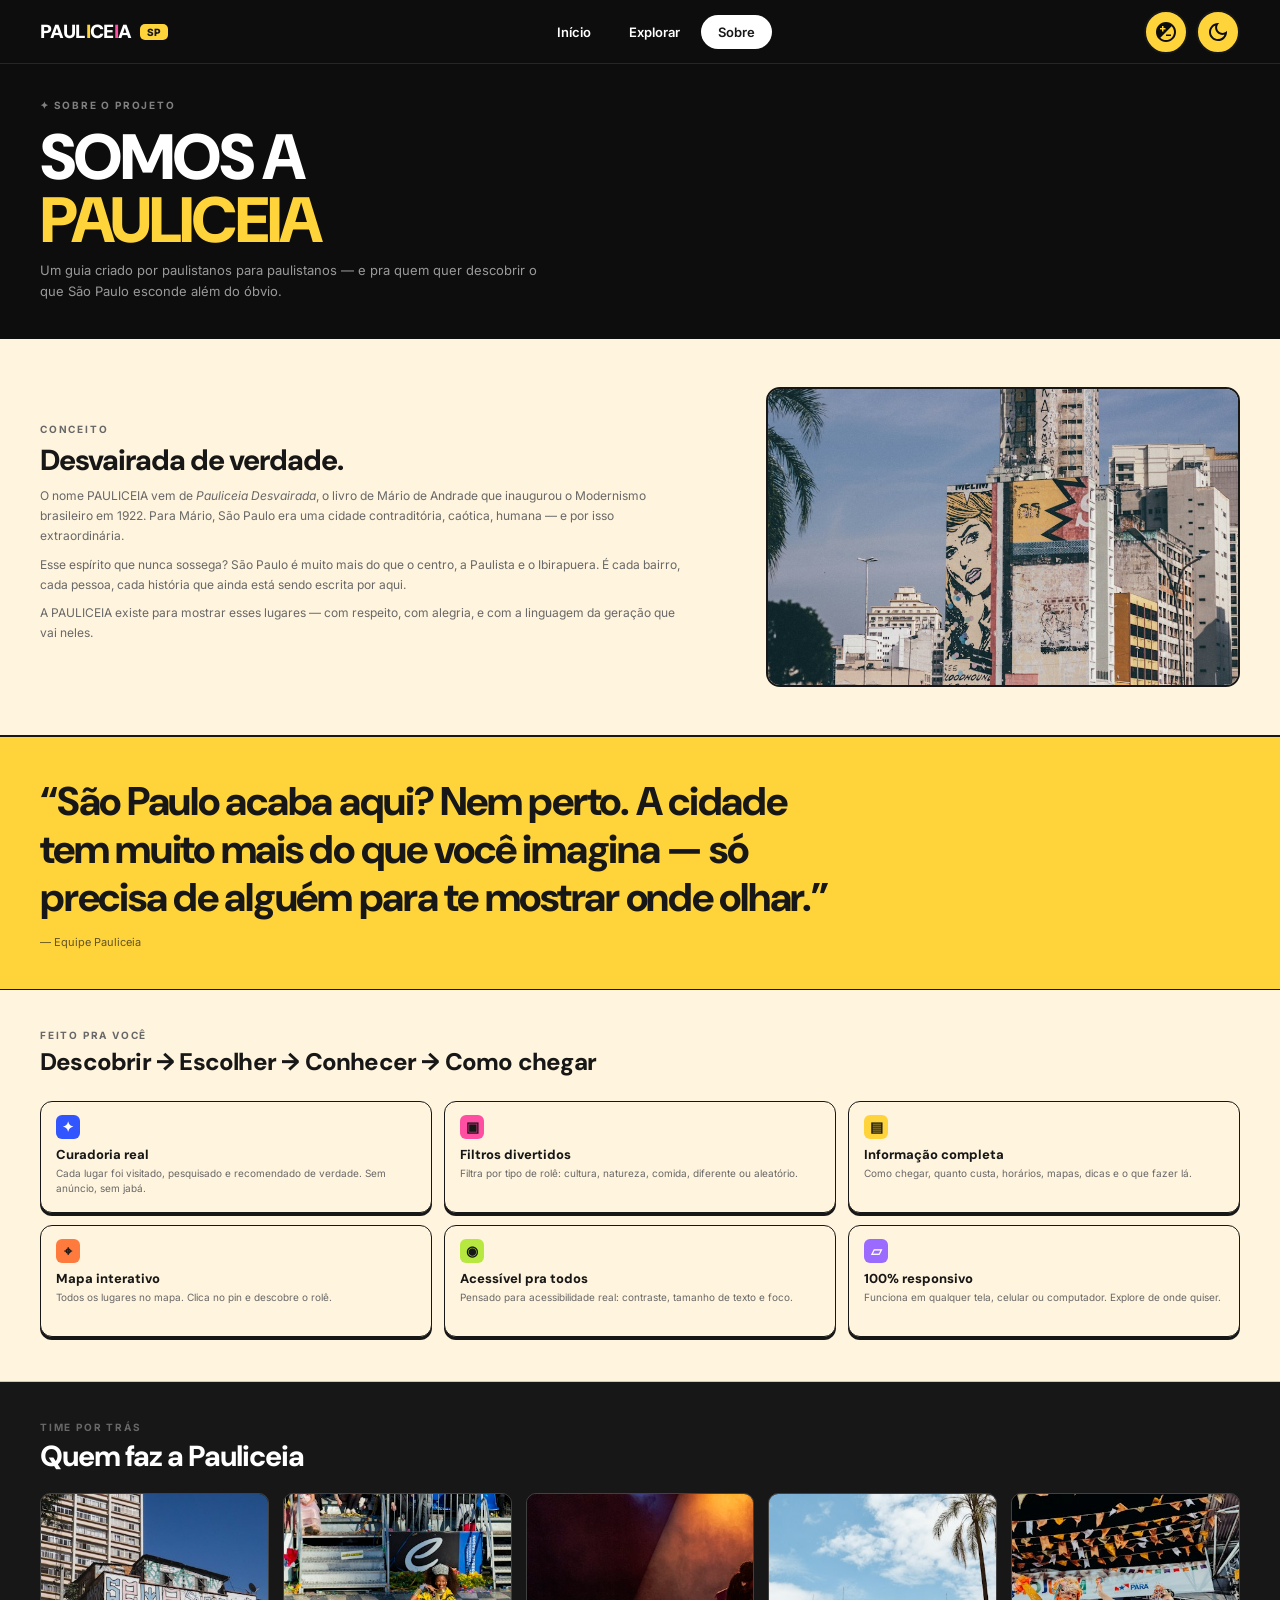
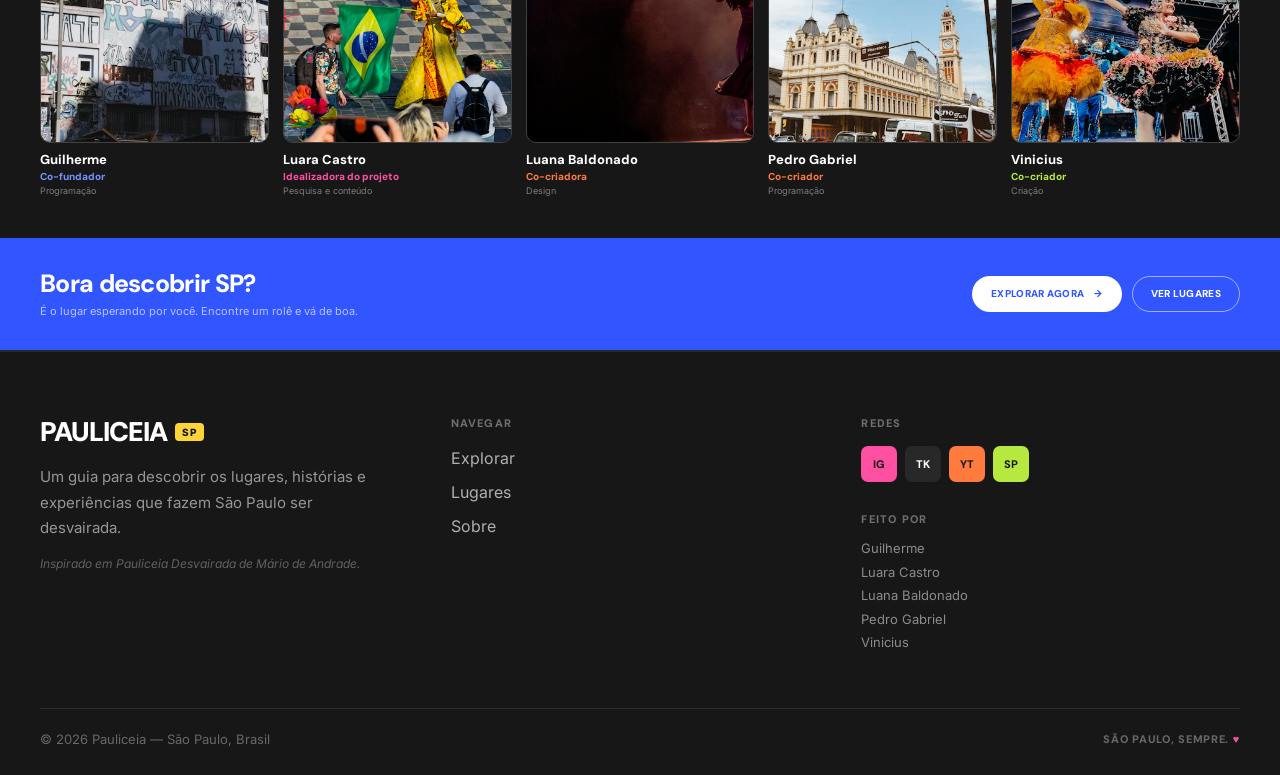
<file: Pauliceia/sobre.html>
<!doctype html>
<html lang="pt-BR">
  <head>
    <meta charset="UTF-8" />
    <meta name="viewport" content="width=device-width, initial-scale=1" />
    <meta name="theme-color" content="#0d0d0d" />
    <meta name="description" content="Conheça a Pauliceia, um guia feito por paulistanos para descobrir São Paulo além do óbvio." />
    <title>Sobre a Pauliceia — Pauliceia SP</title>
    <link rel="preconnect" href="https://fonts.googleapis.com" />
    <link rel="preconnect" href="https://fonts.gstatic.com" crossorigin />
    <link href="https://fonts.googleapis.com/css2?family=Anton&family=DM+Sans:wght@400;500;600;700;800;900&family=Inter:wght@400;500;600;700;800&display=swap" rel="stylesheet" />
    <link rel="stylesheet" href="styles.css" />
    <script src="script.js" defer></script>
  </head>
  <body class="about-page">
    <a class="skip-link" href="#conteudo">Pular para o conteúdo</a>
    <header class="site-header">
      <div class="header-inner">
        <a class="brand" href="index.html" aria-label="Pauliceia SP, início"><span>PAUL<span class="brand-yellow">I</span>CE<span class="brand-pink">I</span>A</span><span class="brand-tag">SP</span></a>
        <button class="menu-toggle" type="button" aria-expanded="false" aria-controls="primary-nav" aria-label="Abrir menu"><span></span><span></span></button>
        <nav class="primary-nav" id="primary-nav" aria-label="Navegação principal">
          <a class="nav-link" href="index.html">Início</a><a class="nav-link" href="explorar.html">Explorar</a><a class="nav-link is-current" href="sobre.html" aria-current="page">Sobre</a>
        </nav>
        <div class="header-actions"><button class="accessibility-toggle" type="button" aria-label="Ativar alto contraste" aria-pressed="false"><img src="assets/icon-contrast.svg" alt="" /></button><button class="theme-toggle" type="button" aria-label="Ativar tema escuro" aria-pressed="false"><img src="assets/icon-dark-mode.svg" alt="" /></button></div>
      </div>
    </header>

    <main id="conteudo">
      <section class="about-hero">
        <div class="page-width about-hero-inner">
          <p class="eyebrow">✦ Sobre o projeto</p>
          <h1>Somos a<br /><span>Pauliceia</span></h1>
          <p>Um guia criado por paulistanos para paulistanos — e pra quem quer descobrir o que São Paulo esconde além do óbvio.</p>
        </div>
      </section>

      <section class="concept-section paper-section">
        <div class="page-width concept-grid">
          <div class="concept-copy">
            <p class="eyebrow">Conceito</p>
            <h2>Desvairada de verdade.</h2>
            <p>O nome PAULICEIA vem de <em>Pauliceia Desvairada</em>, o livro de Mário de Andrade que inaugurou o Modernismo brasileiro em 1922. Para Mário, São Paulo era uma cidade contraditória, caótica, humana — e por isso extraordinária.</p>
            <p>Esse espírito que nunca sossega? São Paulo é muito mais do que o centro, a Paulista e o Ibirapuera. É cada bairro, cada pessoa, cada história que ainda está sendo escrita por aqui.</p>
            <p>A PAULICEIA existe para mostrar esses lugares — com respeito, com alegria, e com a linguagem da geração que vai neles.</p>
          </div>
          <img class="concept-image" src="assets/about-skyline.png" alt="Arquitetura e skyline de São Paulo" />
        </div>
      </section>

      <section class="about-quote">
        <div class="page-width">
          <blockquote>“São Paulo acaba aqui? Nem perto. A cidade tem muito mais do que você imagina — só precisa de alguém para te mostrar onde olhar.”</blockquote>
          <p>— Equipe Pauliceia</p>
        </div>
      </section>

      <section class="about-method paper-section">
        <div class="page-width">
          <p class="eyebrow">Feito pra você</p>
          <h2>Descobrir → Escolher → Conhecer → Como chegar</h2>
          <div class="method-grid">
            <article class="method-card"><span class="method-icon icon-blue">✦</span><h3>Curadoria real</h3><p>Cada lugar foi visitado, pesquisado e recomendado de verdade. Sem anúncio, sem jabá.</p></article>
            <article class="method-card"><span class="method-icon icon-pink">▣</span><h3>Filtros divertidos</h3><p>Filtra por tipo de rolê: cultura, natureza, comida, diferente ou aleatório.</p></article>
            <article class="method-card"><span class="method-icon icon-yellow">▤</span><h3>Informação completa</h3><p>Como chegar, quanto custa, horários, mapas, dicas e o que fazer lá.</p></article>
            <article class="method-card"><span class="method-icon icon-orange">⌖</span><h3>Mapa interativo</h3><p>Todos os lugares no mapa. Clica no pin e descobre o rolê.</p></article>
            <article class="method-card"><span class="method-icon icon-green">◉</span><h3>Acessível pra todos</h3><p>Pensado para acessibilidade real: contraste, tamanho de texto e foco.</p></article>
            <article class="method-card"><span class="method-icon icon-purple">▱</span><h3>100% responsivo</h3><p>Funciona em qualquer tela, celular ou computador. Explore de onde quiser.</p></article>
          </div>
        </div>
      </section>

      <section class="team-section dark-section">
        <div class="page-width section-pad">
          <p class="eyebrow">Time por trás</p>
          <h2>Quem faz a Pauliceia</h2>
          <div class="team-grid">
            <article class="team-card"><img src="assets/about-guilherme.png" alt="Guilherme" /><h3>Guilherme</h3><p class="team-role role-blue">Co-fundador</p><p>Programação</p></article>
            <article class="team-card"><img src="assets/about-luara.png" alt="Luara Castro" /><h3>Luara Castro</h3><p class="team-role role-pink">Idealizadora do projeto</p><p>Pesquisa e conteúdo</p></article>
            <article class="team-card"><img src="assets/about-luana.png" alt="Luana Baldonado" /><h3>Luana Baldonado</h3><p class="team-role role-orange">Co-criadora</p><p>Design</p></article>
            <article class="team-card"><img src="assets/about-pedro.png" alt="Pedro Gabriel" /><h3>Pedro Gabriel</h3><p class="team-role role-orange">Co-criador</p><p>Programação</p></article>
            <article class="team-card"><img src="assets/about-vinicius.png" alt="Vinicius" /><h3>Vinicius</h3><p class="team-role role-green">Co-criador</p><p>Criação</p></article>
          </div>
        </div>
      </section>

      <section class="about-cta">
        <div class="page-width about-cta-inner">
          <div><h2>Bora descobrir SP?</h2><p>É o lugar esperando por você. Encontre um rolê e vá de boa.</p></div>
          <div><a class="button button-light" href="explorar.html">Explorar agora <span aria-hidden="true">→</span></a><a class="button button-outline-light" href="explorar.html">Ver lugares</a></div>
        </div>
      </section>
    </main>

    <footer class="site-footer">
      <div class="page-width footer-inner">
        <div class="footer-grid">
          <div class="footer-about"><a class="footer-brand" href="index.html">PAULICEIA <span>SP</span></a><p>Um guia para descobrir os lugares, histórias e experiências que fazem São Paulo ser desvairada.</p><em>Inspirado em Pauliceia Desvairada de Mário de Andrade.</em></div>
          <div class="footer-column"><h2>Navegar</h2><a href="explorar.html">Explorar</a><a href="explorar.html">Lugares</a><a href="sobre.html">Sobre</a></div>
          <div class="footer-column footer-socials"><h2>Redes</h2><div class="social-links"><a href="https://www.instagram.com/" aria-label="Instagram">IG</a><a href="https://www.tiktok.com/" aria-label="TikTok">TK</a><a href="https://www.youtube.com/" aria-label="YouTube">YT</a><a href="https://open.spotify.com/" aria-label="Spotify">SP</a></div><h2 class="credits-heading">Feito por</h2><p>Guilherme<br />Luara Castro<br />Luana Baldonado<br />Pedro Gabriel<br />Vinicius</p></div>
        </div>
        <div class="footer-bottom"><span>© 2026 Pauliceia — São Paulo, Brasil</span><strong>São Paulo, sempre. <b aria-hidden="true">♥</b></strong></div>
      </div>
    </footer>
  </body>
</html>
</file>
<file: styles.css>
:root {
  color-scheme: light;
  --ink: #171717;
  --night: #0d0d0d;
  --paper: #fff4dd;
  --paper-text: #171717;
  --muted: #686868;
  --yellow: #ffd43b;
  --pink: #ff4fa3;
  --green: #b7e83f;
  --blue: #3155ff;
  --orange: #ff7a3d;
  --content: 1440px;
}

* { box-sizing: border-box; }
html { scroll-behavior: smooth; scroll-padding-top: 72px; }
body { margin: 0; background: var(--paper); color: var(--paper-text); font-family: Inter, sans-serif; -webkit-font-smoothing: antialiased; }
body.night-mode { --paper: #191919; --paper-text: #f0e8d0; --muted: #aaa; color-scheme: dark; }
button, a { color: inherit; }
a { text-decoration: none; }
button { font: inherit; }
img { display: block; }
.page-width { width: min(100% - 80px, var(--content)); margin-inline: auto; }
.skip-link { position: fixed; z-index: 20; top: 8px; left: 8px; padding: 12px 16px; color: var(--ink); background: var(--yellow); transform: translateY(-150%); }
.skip-link:focus { transform: translateY(0); }

.site-header { position: relative; z-index: 10; height: 64px; background: var(--night); border-bottom: 1px solid rgba(255,255,255,.1); color: #fff; }
.header-inner { width: min(100% - 80px, var(--content)); height: 100%; margin: auto; display: flex; align-items: center; justify-content: space-between; }
.brand { display: inline-flex; align-items: center; gap: 8px; font: 900 1.1875rem/1 "DM Sans", sans-serif; letter-spacing: -.6px; }
.brand-yellow { color: var(--yellow); }
.brand-pink { color: var(--pink); }
.brand-tag { padding: 3px 7px; border-radius: 5px; background: var(--yellow); color: var(--ink); font: 800 0.75rem/1 Inter, sans-serif; letter-spacing: .4px; }
.primary-nav, .header-actions { display: flex; align-items: center; gap: 4px; }
.nav-link { padding: 8px 16px; border: 1px solid transparent; border-radius: 24px; color: #fff; font-size: 0.8125rem; font-weight: 600; transition: background .2s, color .2s; }
.nav-link:hover, .nav-link.is-current { background: #fff; color: var(--ink); }
.header-actions { gap: 8px; }
.accessibility-toggle, .theme-toggle, .menu-toggle { border: 0; cursor: pointer; }
.accessibility-toggle { display: inline-flex; align-items: center; gap: 6px; padding: 9px 13px; border: 2px solid var(--ink); border-radius: 30px; background: var(--yellow); color: var(--ink); font-size: 0.75rem; font-weight: 800; letter-spacing: .2px; }
.accessibility-toggle img { width: 14px; height: 14px; object-fit: contain; }
.theme-toggle { width: 42px; height: 42px; border: 1px solid rgba(255,255,255,.3); border-radius: 50%; background: transparent; color: var(--yellow); font-size: 1.25rem; }
.theme-toggle:hover { background: rgba(255,255,255,.1); }
.menu-toggle { display: none; }

.hero { position: relative; min-height: 788px; overflow: hidden; isolation: isolate; background: var(--night); color: #fff; }
.hero-photo, .hero-texture, .hero-scrim { position: absolute; z-index: -2; inset: 0; width: 100%; height: 100%; }
.hero-photo { left: auto; width: 100%; object-fit: cover; object-position: center 48%; }
.hero-texture { z-index: -1; background: url("assets/texture.png") left top / 180px auto repeat; opacity: .12; mix-blend-mode: screen; }
.hero-scrim { z-index: -1; background: linear-gradient(90deg, #0d0d0d 12%, rgba(13,13,13,.88) 31%, rgba(13,13,13,.43) 56%, rgba(13,13,13,.04) 100%), linear-gradient(0deg, rgba(13,13,13,.8), transparent 38%); }
.hero-content { position: relative; padding-top: 114px; padding-bottom: 68px; }
.eyebrow { margin: 0; color: var(--muted); font-size: 0.75rem; font-weight: 700; letter-spacing: 1.8px; line-height: 1.5; text-transform: uppercase; }
.hero-eyebrow { display: flex; align-items: center; gap: 9px; color: rgba(255,255,255,.52); letter-spacing: 2px; }
.hero-eyebrow span { width: 6px; height: 6px; border-radius: 2px; background: var(--yellow); }
.hero h1 { display: flex; align-items: baseline; gap: 0; width: max-content; margin: 12px 0 0 -5px; color: #f0e8d0; font: 400 194px/.92 Anton, Impact, sans-serif; letter-spacing: 1.5px; }
.hero h1 .yellow-letter { color: var(--yellow); }
.hero h1 .pink-letter { color: var(--pink); }
.hero-index { margin: 4px 0 0; color: rgba(255,255,255,.45); font-size: 0.75rem; font-weight: 700; letter-spacing: 1.4px; }
.hero-copy { max-width: 480px; margin-top: 32px; }
.hero-copy h2 { margin: 0; color: #fff; font-size: 1.125rem; font-weight: 800; line-height: 1.35; }
.hero-copy > p { max-width: 455px; margin: 10px 0 0; color: rgba(255,255,255,.55); font-size: 0.875rem; line-height: 1.75; }
.button { display: inline-flex; align-items: center; justify-content: center; gap: 10px; border: 0; border-radius: 15px; font: 800 0.75rem/1.2 "DM Sans", sans-serif; letter-spacing: .45px; transition: transform .2s, filter .2s; }
.button:hover { transform: translateY(-2px); filter: brightness(1.06); }
.button-blue { margin-top: 29px; padding: 15px 25px; background: var(--blue); color: #fff; }
.scroll-note { display: flex; align-items: flex-start; gap: 10px; margin-top: 45px; color: #fff; font-size: 0.75rem; font-weight: 800; letter-spacing: 1.5px; line-height: 1.5; text-transform: uppercase; }
.scroll-note b { display: inline-block; margin-top: 2px; font-size: 0.75rem; }
.scroll-note img { width: 40px; height: 24px; object-fit: contain; }
.hero-shape { position: absolute; z-index: -1; border-radius: 50%; opacity: .92; }
.shape-yellow { top: 62px; right: 11%; width: 175px; aspect-ratio: 1; background: var(--yellow); }
.shape-pink { bottom: 50px; left: 38%; width: 200px; aspect-ratio: 1; background: var(--pink); opacity: .88; }
.shape-green { bottom: 72px; left: 20%; width: 150px; aspect-ratio: 1; background: var(--green); opacity: .82; }
.shape-blue { top: 40px; right: 25%; width: 110px; aspect-ratio: 1; background: var(--blue); }
.shape-orange { top: 48%; right: 5%; width: 56px; aspect-ratio: 1; background: var(--orange); }
.hero-spark { position: absolute; z-index: 0; pointer-events: none; }
.hero-spark { top: 116px; right: calc(11% + 90px); }

.paper-section { background: var(--paper); color: var(--paper-text); transition: background .25s, color .25s; }
.section-pad { padding-block: 56px; }
.section-heading { display: flex; align-items: flex-end; justify-content: space-between; gap: 32px; }
.display-heading { margin: 7px 0 0; font: 900 44px/.92 "DM Sans", sans-serif; letter-spacing: -1.8px; text-transform: uppercase; }
.heading-aside { width: 320px; }
.heading-aside p { margin: 0; color: var(--muted); font-size: 0.875rem; line-height: 1.6; }
.text-link { display: inline-flex; gap: 5px; margin-top: 9px; color: var(--paper-text); font: 800 0.75rem/1.4 "DM Sans", sans-serif; letter-spacing: .4px; text-decoration: underline; text-underline-offset: 3px; text-transform: uppercase; }
.category-grid { display: grid; grid-template-columns: repeat(4, minmax(0, 1fr)); grid-template-rows: repeat(2, 280px); gap: 10px; margin-top: 40px; }
.category-card { position: relative; min-width: 0; overflow: hidden; border: 2px solid var(--ink); border-radius: 8px; color: #fff; isolation: isolate; }
.category-card::after { position: absolute; z-index: -1; inset: 0; background: linear-gradient(0deg, rgba(0,0,0,.78), rgba(0,0,0,.12) 62%, transparent); content: ""; }
.category-card > img { position: absolute; z-index: -2; inset: 0; width: 100%; height: 100%; object-fit: cover; transition: transform .45s cubic-bezier(.2,.7,.2,1); }
.category-card:hover > img { transform: scale(1.045); }
.category-content { position: absolute; right: 12px; bottom: 12px; left: 12px; display: flex; flex-direction: column; gap: 4px; }
.category-top { display: flex; align-items: center; justify-content: space-between; margin-bottom: 2px; }
.category-number { color: rgba(255,255,255,.68); font-size: 0.75rem; font-weight: 700; letter-spacing: 1.5px; }
.category-arrow { display: grid; width: 26px; aspect-ratio: 1; place-items: center; border: 1px solid rgba(255,255,255,.28); border-radius: 50%; background: var(--accent, var(--pink)); color: var(--ink); font-size: 0.75rem; transition: transform .2s; }
.category-card:hover .category-arrow { transform: rotate(-45deg); }
.category-name { font: 800 0.9375rem/1.2 "DM Sans", sans-serif; }
.category-description { color: rgba(255,255,255,.74); font-size: 0.75rem; line-height: 1.4; }
.category-culture { grid-column: 1; grid-row: 1; --accent: var(--pink); }
.category-nature { grid-column: 2; grid-row: 1; --accent: var(--green); }
.category-food { grid-column: 3; grid-row: 1; --accent: var(--orange); }
.category-events { grid-column: 4; grid-row: 1; --accent: var(--blue); }
.category-daytrip { grid-column: 1; grid-row: 2; --accent: var(--yellow); }
.category-history { grid-column: 2; grid-row: 2; --accent: var(--blue); }
.category-photo { grid-column: 3; grid-row: 2; --accent: var(--orange); }
.category-hidden { grid-column: 4; grid-row: 2; --accent: var(--pink); }

.dark-section, .site-footer { background: #171717; color: #fff; }
.featured-heading { align-items: center; }
.featured-heading h2 { margin: 0; font: 800 1.8125rem/1.1 "DM Sans", sans-serif; letter-spacing: -1px; }
.text-link-muted { margin: 0; color: rgba(255,255,255,.53); font-size: 0.75rem; }
.featured-grid { display: grid; grid-template-columns: 1.6fr 1fr; gap: 20px; margin-top: 32px; }
.featured-main { position: relative; min-height: 320px; overflow: hidden; border-radius: 8px; isolation: isolate; color: #fff; }
.featured-main::after { position: absolute; z-index: -1; inset: 0; background: linear-gradient(0deg, rgba(0,0,0,.88), transparent 68%); content: ""; }
.featured-main > img { position: absolute; z-index: -2; inset: 0; width: 100%; height: 100%; object-fit: cover; transition: transform .45s; }
.featured-main:hover > img { transform: scale(1.03); }
.featured-main-copy { position: absolute; right: 24px; bottom: 24px; left: 24px; display: flex; flex-direction: column; gap: 8px; }
.featured-main-copy strong { font: 900 33px/1.12 "DM Sans", sans-serif; letter-spacing: -1px; }
.featured-main-copy > span { max-width: 320px; color: rgba(255,255,255,.72); font-size: 0.875rem; line-height: 1.5; }
.featured-main-copy i { display: grid; width: 44px; aspect-ratio: 1; margin-top: 3px; place-items: center; border: 1px solid rgba(255,255,255,.55); border-radius: 50%; font-size: 1.125rem; font-style: normal; }
.featured-list { display: flex; flex-direction: column; gap: 12px; }
.place-row { display: grid; grid-template-columns: 80px minmax(0, 1fr) 36px; align-items: center; min-height: 82px; overflow: hidden; border: 1px solid rgba(255,255,255,.08); border-radius: 8px; background: rgba(255,255,255,.04); color: #fff; transition: background .2s; }
.place-row:hover { background: rgba(255,255,255,.09); }
.place-row > img { width: 80px; height: 80px; object-fit: cover; }
.place-row > span { display: flex; min-width: 0; flex-direction: column; gap: 3px; padding: 8px 12px; }
.place-row strong { font: 800 0.875rem/1.25 "DM Sans", sans-serif; }
.place-row > span > span { display: -webkit-box; overflow: hidden; color: rgba(255,255,255,.48); font-size: 0.75rem; line-height: 1.45; -webkit-box-orient: vertical; -webkit-line-clamp: 2; }
.place-row i { display: grid; width: 28px; height: 28px; margin-right: 10px; place-items: center; border: 1px solid rgba(255,255,255,.3); border-radius: 50%; font-style: normal; }

.social-section { border-block: 2px solid var(--ink); }
.social-eyebrow { color: var(--muted); }
.social-title { margin: 5px 0 0; font: 800 35px/1.08 "DM Sans", sans-serif; letter-spacing: -1px; }
.social-grid { display: grid; grid-template-columns: repeat(4, minmax(0, 1fr)); gap: 16px; margin-top: 32px; }
.social-card { position: relative; overflow: hidden; aspect-ratio: 328 / 579; border: 2px solid var(--ink); border-radius: 8px; background: #1a1a1a; color: #fff; isolation: isolate; }
.social-card::after { position: absolute; z-index: -1; inset: 0; background: linear-gradient(0deg, rgba(0,0,0,.88) 0%, transparent 68%); content: ""; }
.social-card > img { position: absolute; z-index: -2; inset: 0; width: 100%; height: 100%; object-fit: cover; transition: transform .45s; }
.social-card:hover > img { transform: scale(1.04); }
.play-button { position: absolute; top: 50%; left: 50%; display: grid; width: 40px; aspect-ratio: 1; transform: translate(-50%, -50%); place-items: center; border-radius: 50%; background: rgba(255,255,255,.2); backdrop-filter: blur(4px); font-size: 0.875rem; }
.social-caption { position: absolute; right: 12px; bottom: 14px; left: 12px; display: flex; flex-direction: column; gap: 5px; }
.social-caption strong { color: rgba(255,255,255,.7); font-size: 0.75rem; }
.social-caption > span { font-size: 0.75rem; line-height: 1.35; }
.social-caption small { color: rgba(255,255,255,.55); font-size: 0.75rem; }

.map-cta { padding-bottom: 32px; background: var(--yellow); color: var(--ink); }
.map-inner { display: flex; min-height: 122px; align-items: center; justify-content: space-between; gap: 24px; padding-block: 28px 20px; }
.map-cta .eyebrow { color: rgba(0,0,0,.48); }
.map-cta h2 { margin: 3px 0 0; font: 800 1.5625rem/1.12 "DM Sans", sans-serif; letter-spacing: -.6px; }
.map-cta .map-inner > div { max-width: 720px; }
.map-cta .map-inner > div > p:last-child { max-width: 680px; margin: 8px 0 0; color: rgba(0,0,0,.66); font-size: 0.8125rem; line-height: 1.55; }
.map-frame { height: 420px; overflow: hidden; border: 2px solid var(--ink); border-radius: 10px; background: #e7e5df; }
.map-frame iframe { width: 100%; height: 100%; border: 0; }
.button-dark { padding: 14px 24px; background: var(--ink); color: #fff; white-space: nowrap; }

.site-footer { border-top: 2px solid rgba(255,255,255,.08); }
.footer-inner { padding-block: 64px 28px; }
.footer-grid { display: grid; grid-template-columns: repeat(3, minmax(0, 1fr)); align-items: start; gap: 32px; }
.footer-brand { display: inline-flex; align-items: center; gap: 8px; font: 900 1.6875rem/1.2 "DM Sans", sans-serif; letter-spacing: -1px; }
.footer-brand span { padding: 3px 7px; border-radius: 4px; background: var(--yellow); color: var(--ink); font: 800 0.75rem/1.2 Inter, sans-serif; letter-spacing: .5px; }
.footer-about > p { max-width: 340px; margin: 16px 0 0; color: rgba(255,255,255,.55); font-size: 0.9375rem; line-height: 1.7; }
.footer-about em { display: block; margin-top: 15px; color: rgba(255,255,255,.32); font-size: 0.75rem; }
.footer-column { display: flex; flex-direction: column; align-items: flex-start; gap: 10px; }
.footer-column h2 { margin: 0 0 5px; color: rgba(255,255,255,.38); font: 800 0.75rem/1.4 "DM Sans", sans-serif; letter-spacing: 1.2px; text-transform: uppercase; }
.footer-column > a { color: rgba(255,255,255,.66); font-size: 1rem; line-height: 1.5; }
.footer-column > a:hover { color: var(--yellow); }
.social-links { display: flex; gap: 8px; margin-bottom: 20px; }
.social-links a { display: grid; width: 36px; aspect-ratio: 1; place-items: center; border-radius: 7px; background: var(--social-color); color: var(--ink); font: 800 0.75rem "DM Sans", sans-serif; }
.social-links a:nth-child(1) { --social-color: var(--pink); }
.social-links a:nth-child(2) { --social-color: #282828; color: white; }
.social-links a:nth-child(3) { --social-color: var(--orange); }
.social-links a:nth-child(4) { --social-color: var(--green); }
.footer-column .credits-heading { margin: 0; }
.footer-column > p { margin: 0; color: rgba(255,255,255,.5); font-size: 0.8125rem; line-height: 1.8; }
.footer-bottom { display: flex; align-items: center; justify-content: space-between; gap: 16px; margin-top: 54px; padding-top: 22px; border-top: 1px solid rgba(255,255,255,.1); color: rgba(255,255,255,.35); font-size: 0.8125rem; }
.footer-bottom strong { color: rgba(255,255,255,.35); font: 800 0.75rem "DM Sans", sans-serif; letter-spacing: .7px; text-transform: uppercase; }
.footer-bottom strong b { color: var(--pink); }

html.high-contrast {
  filter: contrast(1.5);
}
body.night-mode .explore-section, body.night-mode .social-section { border-color: #343434; }
body.night-mode .category-card { border-color: #343434; }

@media (max-width: 1100px) {
  .hero { min-height: 700px; }
  .hero h1 { font-size: 150px; }
  .shape-yellow { width: 205px; }
  .shape-blue { width: 88px; }
  .category-grid { grid-template-columns: repeat(2, minmax(0, 1fr)); grid-template-rows: none; }
  .category-card { grid-column: auto; grid-row: auto; height: 240px; }
  .featured-grid { grid-template-columns: 1.2fr 1fr; gap: 14px; }
  .place-row { grid-template-columns: 68px minmax(0, 1fr) 30px; }
  .place-row > img { width: 68px; height: 80px; }
  .place-row > span { padding-inline: 9px; }
}

@media (max-width: 760px) {
  .page-width, .header-inner { width: min(100% - 40px, var(--content)); }
  .site-header { height: 60px; }
  .header-inner { position: relative; }
  .menu-toggle { display: flex; width: 40px; height: 40px; flex-direction: column; align-items: center; justify-content: center; gap: 6px; margin-left: auto; background: transparent; }
  .menu-toggle span { width: 20px; height: 2px; border-radius: 2px; background: #fff; transition: transform .2s; }
  .menu-toggle[aria-expanded="true"] span:first-child { transform: translateY(4px) rotate(45deg); }
  .menu-toggle[aria-expanded="true"] span:last-child { transform: translateY(-4px) rotate(-45deg); }
  .primary-nav { position: absolute; top: 59px; right: -20px; left: -20px; display: none; flex-direction: column; align-items: stretch; gap: 2px; padding: 12px 20px 16px; border-top: 1px solid rgba(255,255,255,.1); background: var(--night); }
  .primary-nav.is-open { display: flex; }
  .nav-link { padding: 12px; }
  .header-actions { gap: 5px; margin-left: 5px; }
  .accessibility-toggle { width: 40px; height: 40px; justify-content: center; padding: 0; border-radius: 50%; }
  .accessibility-toggle span { position: absolute; width: 1px; height: 1px; overflow: hidden; clip: rect(0,0,0,0); white-space: nowrap; }
  .theme-toggle { width: 40px; height: 40px; }
  .hero { min-height: 690px; }
  .hero-photo { width: 100%; object-position: 60% center; opacity: .72; }
  .hero-scrim { background: linear-gradient(90deg, rgba(13,13,13,.9), rgba(13,13,13,.42)), linear-gradient(0deg, #0d0d0d, transparent 58%); }
  .hero-content { padding-top: 118px; }
  .hero h1 { flex-wrap: nowrap; margin-top: 20px; font-size: clamp(56px, 15vw, 110px); letter-spacing: 0; }
  .hero-copy { max-width: 430px; margin-top: 36px; }
  .hero-copy h2 { font-size: 1.0625rem; }
  .hero-copy > p { max-width: 390px; }
  .shape-yellow { top: 105px; right: -48px; width: 145px; opacity: .75; }
  .shape-blue { top: 77px; right: 25%; width: 62px; }
  .shape-green { bottom: 75px; left: auto; right: 22px; width: 95px; }
  .shape-pink { bottom: 31px; left: 54%; width: 125px; }
  .shape-orange { top: 45%; right: 8%; width: 38px; }
  .hero-spark { top: 138px; right: 2%; width: 56px; height: 56px; }
  .section-pad { padding-block: 42px; }
  .section-heading { align-items: flex-start; flex-direction: column; gap: 20px; }
  .display-heading { font-size: 36px; }
  .heading-aside { width: min(100%, 360px); }
  .category-grid { grid-template-columns: repeat(2, minmax(0, 1fr)); grid-template-rows: none; gap: 8px; margin-top: 28px; }
  .category-card { grid-column: auto; grid-row: auto; height: auto; min-height: 200px; }
  .category-culture, .category-daytrip, .category-hidden, .category-events { grid-column: span 2; }
  .category-culture, .category-events, .category-daytrip, .category-hidden { min-height: 210px; }
  .category-name { font-size: 0.875rem; }
  .category-description { font-size: 0.75rem; }
  .featured-heading { align-items: flex-start; flex-direction: row; gap: 12px; }
  .featured-heading h2 { font-size: 1.5rem; }
  .text-link-muted { max-width: 130px; font-size: 0.75rem; text-align: right; }
  .featured-grid { grid-template-columns: 1fr; gap: 14px; margin-top: 24px; }
  .featured-main { min-height: 290px; }
  .featured-main-copy strong { font-size: 1.625rem; }
  .place-row { grid-template-columns: 68px minmax(0, 1fr) 30px; }
  .social-title { font-size: 2rem; }
  .social-grid { grid-template-columns: repeat(2, minmax(0, 1fr)); gap: 10px; margin-top: 24px; }
  .social-card { aspect-ratio: 3 / 4; }
  .social-caption > span { font-size: 0.75rem; }
  .map-inner { min-height: 140px; align-items: flex-start; flex-direction: column; justify-content: center; gap: 15px; }
  .map-cta h2 { font-size: 1.375rem; }
  .map-frame { height: 340px; }
  .map-cta { padding-bottom: 24px; }
  .button-dark { padding: 12px 20px; }
  .footer-inner { padding-block: 42px 24px; }
  .footer-grid { grid-template-columns: repeat(2, minmax(0, 1fr)); gap: 34px 22px; }
  .footer-about { grid-column: 1 / -1; }
  .footer-about > p { max-width: 340px; }
  .footer-bottom { align-items: flex-start; flex-direction: column; margin-top: 38px; }
}

@media (max-width: 420px) {
  .page-width, .header-inner { width: min(100% - 32px, var(--content)); }
  .brand { font-size: 1.0625rem; }
  .hero { min-height: 650px; }
  .hero h1 { font-size: 14vw; }
  .hero-content { padding-top: 106px; }
  .hero-copy { margin-top: 28px; }
  .category-grid { gap: 6px; }
  .category-card { height: 175px; min-height: 0; }
  .category-content { right: 8px; bottom: 9px; left: 8px; }
  .category-name { font-size: 0.75rem; }
  .category-description { font-size: 0.75rem; }
  .featured-heading h2 { font-size: 1.3125rem; }
  .featured-main { min-height: 250px; }
  .featured-main-copy { right: 16px; bottom: 16px; left: 16px; }
  .featured-main-copy strong { font-size: 1.375rem; }
  .place-row strong { font-size: 0.75rem; }
  .place-row > span > span { font-size: 0.75rem; }
  .footer-grid { gap: 28px 14px; }
}

@media (prefers-reduced-motion: reduce) {
  *, *::before, *::after { scroll-behavior: auto !important; transition-duration: .01ms !important; animation-duration: .01ms !important; }
}

.category-description,
.text-link-muted,
.place-row > span > span,
.social-caption strong,
.social-caption > span,
.social-caption small,
.footer-about em,
.concept-copy > p:not(.eyebrow),
.about-quote p,
.method-card p,
.team-card p,
.about-cta p,
.results-label,
.place-location,
.place-description,
.place-meta,
.place-story p,
.nearby-link,
.info-card dd,
.weather-details,
.weather dd small,
.map-label,
.map-caption {
  font-weight: 600;
}

.accessibility-toggle,
.theme-toggle {
  display: grid;
  width: 44px;
  height: 44px;
  flex: 0 0 44px;
  padding: 0;
  place-items: center;
  border: 2px solid var(--ink);
  border-radius: 50%;
  background: var(--yellow);
  color: var(--ink);
}
.accessibility-toggle img,
.theme-toggle img { width: 24px; height: 24px; object-fit: contain; }
.accessibility-toggle[aria-pressed="true"],
.theme-toggle[aria-pressed="true"] { outline: 2px solid #fff; outline-offset: 2px; }
.visually-hidden { position: absolute; width: 1px; height: 1px; overflow: hidden; clip: rect(0, 0, 0, 0); white-space: nowrap; clip-path: inset(50%); }
a:focus-visible,
button:focus-visible,
input:focus-visible { outline: 3px solid var(--blue); outline-offset: 3px; }

.about-hero { min-height: 260px; background: var(--night); color: #fff; }
.about-hero-inner { padding-block: 34px 38px; }
.about-hero .eyebrow { color: rgba(255,255,255,.48); }
.about-hero h1 { margin: 14px 0 8px; font: 900 clamp(42px, 5vw, 68px)/.98 "DM Sans", sans-serif; letter-spacing: -3px; text-transform: uppercase; }
.about-hero h1 span { color: var(--yellow); }
.about-hero-inner > p:last-child { max-width: 500px; margin: 0; color: rgba(255,255,255,.58); font-size: 0.8125rem; line-height: 1.55; }
.concept-section { border-bottom: 1px solid var(--ink); }
.concept-grid { display: grid; grid-template-columns: minmax(0, 1fr) minmax(280px, .7fr); align-items: center; gap: 48px; padding-block: 48px; }
.concept-copy h2 { margin: 8px 0 10px; font: 800 1.8125rem/1.1 "DM Sans", sans-serif; letter-spacing: -1px; }
.concept-copy > p:not(.eyebrow) { max-width: 650px; margin: 0 0 9px; color: var(--muted); font-size: 0.75rem; line-height: 1.65; }
.concept-image { width: 100%; aspect-ratio: 1.58; border: 2px solid var(--ink); border-radius: 14px; object-fit: cover; }
.about-quote { border-block: 1px solid var(--ink); background: var(--yellow); color: var(--ink); }
.about-quote .page-width { padding-block: 40px; }
.about-quote blockquote { max-width: 820px; margin: 0; font: 800 clamp(1.5625rem, 3.2vw, 40px)/1.2 "DM Sans", sans-serif; letter-spacing: -1.25px; }
.about-quote p { margin: 14px 0 0; color: rgba(23,23,23,.68); font-size: 0.75rem; }
.about-method { border-bottom: 1px solid rgba(23,23,23,.2); }
.about-method .page-width { padding-block: 38px 44px; }
.about-method h2 { margin: 5px 0 24px; font: 800 1.5rem/1.2 "DM Sans", sans-serif; letter-spacing: -.8px; }
.method-grid { display: grid; grid-template-columns: repeat(3, minmax(0, 1fr)); gap: 12px; }
.method-card { min-height: 112px; padding: 13px 15px; border: 1px solid var(--ink); border-radius: 12px; background: var(--paper); box-shadow: 0 3px 0 var(--ink); }
.method-icon { display: grid; width: 24px; height: 24px; place-items: center; border-radius: 6px; color: var(--ink); font-size: 0.875rem; font-weight: 900; }
.icon-blue { background: var(--blue); color: #fff; }
.icon-pink { background: var(--pink); }
.icon-yellow { background: var(--yellow); }
.icon-orange { background: var(--orange); }
.icon-green { background: var(--green); }
.icon-purple { background: #9b6bff; color: #fff; }
.method-card h3 { margin: 8px 0 4px; font: 800 0.8125rem/1.2 "DM Sans", sans-serif; }
.method-card p { margin: 0; color: var(--muted); font-size: 0.75rem; line-height: 1.45; }
.team-section .section-pad { padding-block: 38px 42px; }
.team-section h2 { margin: 5px 0 20px; font: 800 1.8125rem/1.15 "DM Sans", sans-serif; letter-spacing: -1px; }
.team-grid { display: grid; grid-template-columns: repeat(5, minmax(0, 1fr)); gap: 14px; }
.team-card { min-width: 0; }
.team-card img { width: 100%; height: 250px; border: 1px solid rgba(255,255,255,.18); border-radius: 10px; object-fit: cover; }
.team-card h3 { margin: 9px 0 2px; font: 800 0.8125rem/1.2 "DM Sans", sans-serif; }
.team-card p { margin: 2px 0 0; color: rgba(255,255,255,.44); font-size: 0.75rem; }
.team-card .team-role { font: 800 0.75rem/1.3 "DM Sans", sans-serif; }
.role-blue { color: #7492ff !important; }
.role-pink { color: var(--pink) !important; }
.role-orange { color: var(--orange) !important; }
.role-green { color: var(--green) !important; }
.about-cta { background: var(--blue); color: #fff; }
.about-cta-inner { display: flex; min-height: 112px; align-items: center; justify-content: space-between; gap: 28px; padding-block: 18px; }
.about-cta h2 { margin: 0; font: 800 1.5625rem/1.15 "DM Sans", sans-serif; letter-spacing: -.7px; }
.about-cta p { margin: 5px 0 0; color: rgba(255,255,255,.66); font-size: 0.75rem; }
.about-cta-inner > div:last-child { display: flex; align-items: center; gap: 10px; }
.button-light,
.button-outline-light { min-height: 36px; padding: 0 18px; border: 1px solid rgba(255,255,255,.55); border-radius: 24px; color: #fff; font: 800 0.75rem/1 "DM Sans", sans-serif; letter-spacing: .3px; text-transform: uppercase; }
.button-light { background: #fff; color: var(--blue); }
.button-outline-light { display: inline-flex; align-items: center; justify-content: center; }

.explore-hero { background: var(--night); color: #fff; }
.explore-hero-inner { display: flex; align-items: flex-end; justify-content: space-between; gap: 40px; padding-block: 64px; }
.explore-hero .eyebrow { color: rgba(255,255,255,.45); }
.explore-title { display: flex; flex-direction: column; margin: 8px 0 0; font: 900 clamp(45px, 5vw, 72px)/.95 "DM Sans", sans-serif; letter-spacing: -2.7px; }
.explore-title span:nth-child(2) { color: var(--yellow); }
.explore-tools { display: flex; width: min(100%, 360px); flex-direction: column; gap: 10px; padding-bottom: 2px; }
.search-field { display: flex; height: 40px; align-items: center; gap: 8px; padding-inline: 14px; border: 1px solid rgba(255,255,255,.24); border-radius: 22px; background: #202020; color: rgba(255,255,255,.56); }
.search-field > span:not(.visually-hidden) { font-size: 1.25rem; line-height: 1; }
.search-field input { width: 100%; border: 0; outline: 0; background: transparent; color: #fff; font: 400 0.75rem Inter, sans-serif; }
.search-field input::placeholder { color: rgba(255,255,255,.46); }
.search-field:focus-within { border-color: var(--yellow); box-shadow: 0 0 0 2px rgba(255,212,59,.18); }
.random-button { min-height: 38px; border: 0; border-radius: 22px; background: var(--yellow); color: var(--ink); cursor: pointer; font: 800 0.75rem/1 "DM Sans", sans-serif; letter-spacing: .45px; text-transform: uppercase; }
.random-button:hover { filter: brightness(1.05); }
.place-list-section { min-height: 520px; }
.place-list-inner { padding-block: 26px 48px; }
.results-label { margin: 0 0 18px; color: var(--muted); font-size: 0.75rem; }
.place-grid { display: grid; grid-template-columns: repeat(3, minmax(0, 1fr)); gap: 16px; }
.place-card { position: relative; min-width: 0; overflow: hidden; border: 1px solid var(--ink); border-radius: 13px; background: #fff; box-shadow: 0 2px 0 var(--ink); color: var(--ink); }
.place-card[hidden] { display: none; }
.place-card-link { display: flex; min-height: 100%; flex-direction: column; color: inherit; }
.place-card-link > img { width: 100%; height: 220px; object-fit: cover; }
.place-tags { display: flex; min-height: 30px; flex-wrap: wrap; align-items: center; gap: 5px; }
.place-card > .place-card-link > .place-tags { position: relative; z-index: 1; min-height: 0; padding: 8px 12px 0; }
.tag { display: inline-flex; align-items: center; min-height: 15px; padding: 2px 7px; border-radius: 12px; background: #e8e8e8; color: var(--ink); font: 800 0.75rem/1 "DM Sans", sans-serif; letter-spacing: .25px; text-transform: uppercase; }
.tag-yellow { background: var(--yellow); }
.tag-orange { background: var(--orange); }
.tag-blue { background: var(--blue); color: #fff; }
.tag-pink { background: var(--pink); }
.tag-green { background: #00c875; }
.tag-purple { background: #a16cff; color: #fff; }
.tag-corner { position: absolute; top: 12px; right: 12px; }
.place-card-body { display: flex; flex: 1; flex-direction: column; padding: 6px 12px 12px; }
.place-card-body > strong { min-height: 32px; font: 800 0.875rem/1.25 "DM Sans", sans-serif; }
.place-location { margin-top: 1px; color: var(--muted); font-size: 0.75rem; }
.place-description { min-height: 45px; margin-top: 9px; color: #585858; font-size: 0.75rem; line-height: 1.45; }
.place-meta { display: flex; min-height: 29px; align-items: center; gap: 9px; margin-top: auto; border-top: 1px solid #e6e1d8; color: #555; font-size: 0.75rem; }
.place-meta span { white-space: nowrap; }
.place-card-cta { display: flex; min-height: 30px; align-items: center; justify-content: center; gap: 8px; border-radius: 8px; background: var(--ink); color: #fff; font: 800 0.75rem/1 "DM Sans", sans-serif; letter-spacing: .55px; text-transform: uppercase; transition: background .2s; }
.place-card-link:hover .place-card-cta { background: var(--blue); }
.no-results { padding-block: 36px; color: var(--muted); text-align: center; }

.place-hero { position: relative; display: flex; min-height: 560px; align-items: flex-end; overflow: hidden; isolation: isolate; background: #171717; color: #fff; }
.place-hero-image,
.place-hero-scrim { position: absolute; z-index: -1; inset: 0; width: 100%; height: 100%; }
.place-hero-image { object-fit: cover; object-position: center 48%; opacity: .78; }
.place-hero-scrim { background: linear-gradient(0deg, rgba(0,0,0,.92), rgba(0,0,0,.08) 80%); }
.back-button { position: absolute; top: 24px; left: max(40px, calc((100% - var(--content)) / 2)); padding: 9px 16px; border: 1px solid rgba(255,255,255,.32); border-radius: 22px; background: rgba(255,255,255,.16); color: #fff; font-size: 0.75rem; backdrop-filter: blur(8px); }
.place-hero-copy { padding-bottom: 48px; }
.place-hero-copy .place-tags { margin-bottom: 10px; }
.place-hero-copy h1 { margin: 0; font: 900 clamp(36px, 5vw, 72px)/1.02 "DM Sans", sans-serif; letter-spacing: -3px; }
.place-hero-copy p { margin: 10px 0 0; color: rgba(255,255,255,.78); font-size: 0.8125rem; }
.place-toolbar { border-bottom: 1px solid var(--ink); background: #fff; color: var(--ink); }
.place-toolbar-inner { padding-top: 14px; }
.place-actions { display: flex; gap: 8px; padding-bottom: 12px; }
.outline-action,
.primary-action { display: inline-flex; min-height: 42px; align-items: center; justify-content: center; padding: 0 17px; border: 1px solid var(--ink); border-radius: 24px; background: #fff; color: var(--ink); cursor: pointer; font: 700 0.75rem/1 Inter, sans-serif; }
.primary-action { border-color: var(--blue); background: var(--blue); color: #fff; }
.outline-action[aria-pressed="true"] { border-color: var(--pink); background: var(--pink); }
.place-tabs { display: flex; overflow-x: auto; gap: 26px; border-top: 1px solid #e6e6e6; }
.place-tabs a { display: flex; min-height: 42px; flex: 0 0 auto; align-items: center; border-bottom: 2px solid transparent; color: #666; font-size: 0.75rem; font-weight: 600; }
.place-tabs a:hover,
.place-tabs a.is-current { border-color: var(--ink); color: var(--ink); }
.place-content { border-bottom: 1px solid rgba(23,23,23,.25); }
.place-content-grid { display: grid; grid-template-columns: minmax(0, 1fr) 390px; gap: 48px; padding-block: 44px 50px; }
.place-story blockquote { margin: 0 0 26px; padding-left: 18px; border-left: 3px solid var(--yellow); font: italic 800 1.125rem/1.35 "DM Sans", sans-serif; }
.place-story h2 { margin: 0 0 10px; font: 800 1.0625rem/1.3 "DM Sans", sans-serif; }
.place-story p { margin: 0 0 18px; color: var(--muted); font-size: 0.75rem; line-height: 1.7; }
.place-story h3 { margin: 22px 0 10px; font: 800 1rem/1.3 "DM Sans", sans-serif; }
.place-gallery img { width: min(100%, 540px); max-height: 280px; border: 1px solid var(--ink); border-radius: 9px; object-fit: cover; }
.nearby-link { display: flex; width: min(100%, 360px); justify-content: space-between; padding: 12px 14px; border: 1px solid rgba(23,23,23,.2); border-radius: 8px; font-size: 0.75rem; }
.place-sidebar { display: flex; flex-direction: column; gap: 14px; }
.info-card { overflow: hidden; border: 1px solid var(--ink); border-radius: 14px; background: #fff; box-shadow: 0 3px 0 var(--ink); color: var(--ink); }
.info-card > h2 { margin: 0; padding: 13px 16px; background: var(--ink); color: #fff; font: 800 0.75rem/1.3 "DM Sans", sans-serif; letter-spacing: 1px; text-transform: uppercase; }
.info-card dl { margin: 0; padding: 4px 15px 12px; }
.info-card dl > div { padding: 9px 0; border-bottom: 1px solid #e7e2d9; }
.info-card dl > div:last-child { border-bottom: 0; }
.info-card dt { margin-bottom: 4px; color: #777; font: 800 0.75rem/1.3 "DM Sans", sans-serif; letter-spacing: .45px; text-transform: uppercase; }
.info-card dd { margin: 0; color: #333; font-size: 0.75rem; line-height: 1.5; }
.weather dd { position: relative; display: grid; grid-template-columns: 27px 1fr auto; align-items: center; gap: 6px; padding: 8px; border: 1px solid #eee2c9; border-radius: 8px; background: #fff8e9; }
.weather dd > span:first-child { grid-row: span 2; font-size: 1.25rem; }
.weather dd strong { font-size: 0.9375rem; }
.weather-details { grid-column: 2; color: #777; font-size: 0.75rem; }
.weather dd small { grid-column: 3; grid-row: 1 / span 2; font-size: 0.75rem; line-height: 1.8; }
.map-card { position: relative; display: block; height: 230px; overflow: hidden; border: 1px solid var(--ink); border-radius: 14px; background: #e7e5df; box-shadow: 0 3px 0 var(--ink); color: var(--ink); }
.map-card > img { width: 100%; height: calc(100% - 25px); object-fit: cover; }
.map-label { position: absolute; top: 24px; left: 50%; display: flex; min-width: 180px; justify-content: space-between; padding: 8px 11px; transform: translateX(-50%); border-radius: 8px; background: #fff; box-shadow: 0 2px 7px rgba(0,0,0,.25); font-size: 0.75rem; }
.map-label b { color: #777; font-weight: 400; }
.map-pin { position: absolute; top: 54px; left: 50%; transform: translateX(-50%); color: var(--blue); font-size: 1.25rem; text-shadow: 0 1px 3px #fff; }
.map-caption { position: absolute; right: 0; bottom: 0; left: 0; min-height: 25px; padding: 7px 10px; background: #fff; font-size: 0.75rem; }
body.night-mode .place-toolbar,
body.night-mode .place-card,
body.night-mode .info-card { background: #222; color: var(--paper-text); }
body.night-mode .place-card-body > strong,
body.night-mode .place-meta,
body.night-mode .place-location { color: var(--paper-text); }
body.night-mode .place-description { color: #bbb; }

@media (max-width: 900px) {
  .concept-grid { gap: 28px; }
  .team-grid { grid-template-columns: repeat(3, minmax(0, 1fr)); row-gap: 22px; }
  .team-card img { height: 210px; }
  .place-grid { grid-template-columns: repeat(2, minmax(0, 1fr)); }
  .place-content-grid { grid-template-columns: minmax(0, 1fr) 330px; gap: 28px; }
  .place-tabs { gap: 20px; }
}
@media (max-width: 760px) {
  .accessibility-toggle,
  .theme-toggle { width: 40px; height: 40px; flex-basis: 40px; }
  .accessibility-toggle img,
  .theme-toggle img { width: 22px; height: 22px; }
  .about-hero { min-height: 240px; }
  .about-hero-inner { padding-block: 36px; }
  .about-hero h1 { font-size: clamp(42px, 11vw, 62px); letter-spacing: -2px; }
  .concept-grid { grid-template-columns: 1fr; gap: 24px; padding-block: 38px; }
  .concept-image { aspect-ratio: 1.55; }
  .about-quote .page-width { padding-block: 32px; }
  .about-quote blockquote { font-size: clamp(1.5625rem, 7vw, 36px); }
  .about-method .page-width { padding-block: 34px; }
  .about-method h2 { font-size: 1.3125rem; }
  .method-grid { grid-template-columns: repeat(2, minmax(0, 1fr)); gap: 9px; }
  .team-grid { grid-template-columns: repeat(2, minmax(0, 1fr)); gap: 20px 12px; }
  .team-card img { aspect-ratio: 1.3; }
  .about-cta-inner { align-items: flex-start; flex-direction: column; justify-content: center; gap: 16px; padding-block: 24px; }
  .about-cta-inner > div:last-child { flex-wrap: wrap; }
  .explore-hero-inner { align-items: flex-start; flex-direction: column; gap: 22px; padding-block: 36px; }
  .explore-title { font-size: clamp(43px, 12vw, 62px); }
  .explore-tools { width: 100%; }
  .place-list-inner { padding-block: 24px 36px; }
  .place-grid { gap: 12px; }
  .place-card-link > img { height: 190px; }
  .place-hero { min-height: 470px; }
  .place-hero-image { object-position: 55% center; }
  .back-button { left: 20px; }
  .place-hero-copy { padding-bottom: 32px; }
  .place-hero-copy h1 { max-width: 620px; font-size: clamp(34px, 9vw, 54px); letter-spacing: -1.8px; }
  .place-content-grid { grid-template-columns: 1fr; gap: 28px; padding-block: 34px; }
  .place-sidebar { max-width: 520px; }
  .place-actions { overflow-x: auto; }
  .outline-action,
  .primary-action { min-height: 38px; flex: 0 0 auto; padding-inline: 13px; font-size: 0.75rem; }
  .place-tabs { gap: 18px; }
}
@media (max-width: 480px) {
  .method-grid { grid-template-columns: 1fr; }
  .method-card { min-height: 100px; }
  .team-grid { grid-template-columns: repeat(2, minmax(0, 1fr)); }
  .place-grid { grid-template-columns: 1fr; }
  .place-card-link > img { height: 200px; }
  .place-card-body > strong { min-height: 0; }
  .place-description { min-height: 0; margin-bottom: 12px; }
  .place-hero { min-height: 420px; }
  .place-actions { gap: 6px; }
  .outline-action,
  .primary-action { padding-inline: 10px; font-size: 0.75rem; }
}


/* Efeito das letras do título "Pauliceia": ver .paul-letters em site-header.css. */

.home-place-grid {
  grid-template-columns: repeat(3, minmax(0, 1fr));
  grid-template-rows: none;
}
.home-place-grid .category-card {
  grid-column: auto;
  grid-row: auto;
  height: 260px;
}
.home-place-grid .category-card:nth-child(1) { --accent: var(--pink); }
.home-place-grid .category-card:nth-child(2) { --accent: var(--green); }
.home-place-grid .category-card:nth-child(3) { --accent: var(--orange); }
.home-place-grid .category-card:nth-child(4) { --accent: var(--blue); }
.home-place-grid .category-card:nth-child(5) { --accent: var(--yellow); }
.home-place-grid .category-card:nth-child(6) { --accent: var(--blue); }
.home-place-grid .category-card:nth-child(7) { --accent: var(--orange); }
.home-place-grid .category-card:nth-child(8) { --accent: var(--pink); }
.home-place-grid .category-card:nth-child(9) { --accent: var(--green); }
.home-place-grid .category-card:hover .category-arrow { transform: none; }
@media (max-width: 1100px) {
  .home-place-grid { grid-template-columns: repeat(2, minmax(0, 1fr)); }
  .home-place-grid .category-card { height: 240px; }
}
@media (max-width: 760px) {
  .home-place-grid .category-card {
    grid-column: auto;
    height: auto;
    min-height: 200px;
  }
}
@media (max-width: 420px) {
  .home-place-grid .category-card {
    height: 175px;
    min-height: 0;
  }
}
</file>
<file: site-header.css>
﻿.page-width,
.header-inner {
  width: min(calc(100% - 80px), var(--site-max, 1440px));
  margin-inline: auto;
}

button:not(.accessibility-toggle):not(.theme-toggle):not(.tab) { border-radius: 20px !important; }

.site-header {
  position: sticky;
  top: 0;
  z-index: 60;
  height: 64px;
  border-bottom: 1px solid rgba(255, 255, 255, .1);
  background: #0d0d0d;
  color: #fff;
}

.header-inner {
  position: relative;
  display: flex;
  height: 100%;
  align-items: center;
  justify-content: space-between;
  gap: 16px;
}

.brand {
  display: inline-flex;
  flex: 0 0 auto;
  align-items: center;
  gap: 8px;
  font: 900 1.1875rem/1 "DM Sans", sans-serif;
  letter-spacing: -.6px;
}

.brand-yellow { color: #ffd43b; }
.brand-pink { color: #ff4fa3; }
.brand-tag {
  padding: 3px 7px;
  border-radius: 5px;
  background: #ffd43b;
  color: #171717;
  font: 800 0.75rem/1 Inter, sans-serif;
  letter-spacing: .4px;
}

.primary-nav {
  position: absolute;
  left: 50%;
  display: flex;
  align-items: center;
  gap: 4px;
  transform: translateX(-50%);
}

.nav-link {
  padding: 14px 18px;
  border: 1px solid transparent;
  border-radius: 15px;
  color: #fff;
  font-size: 0.8125rem;
  font-weight: 600;
  transition: background .2s, color .2s;
}

.nav-link:hover,
.nav-link.is-current {
  background: #fff;
  color: #171717;
}

.header-actions {
  position: relative;
  display: flex;
  flex: 0 0 auto;
  align-items: center;
  gap: 8px;
}

.accessibility-toggle,
.theme-toggle {
  display: grid;
  width: 40px;
  height: 40px;
  flex: 0 0 40px;
  padding: 0;
  place-items: center;
  border: 1px solid rgba(255, 255, 255, .35);
  border-radius: 50%;
  background: #ffd43b;
  color: #171717;
  cursor: pointer;
}

.accessibility-toggle img,
.theme-toggle img {
  width: 22px;
  height: 22px;
  object-fit: contain;
}

.accessibility-toggle img { transform: none; }

.accessibility-toggle[aria-expanded="true"],
.accessibility-toggle[aria-pressed="true"],
.theme-toggle[aria-pressed="true"] {
  outline: 2px solid #fff;
  outline-offset: 2px;
}

.menu-toggle {
  display: none;
  width: 40px;
  height: 40px;
  flex: 0 0 40px;
  flex-direction: column;
  align-items: center;
  justify-content: center;
  gap: 6px;
  margin-left: auto;
  border: 0;
  background: transparent;
  cursor: pointer;
}

.menu-toggle span {
  width: 20px;
  height: 2px;
  border-radius: 2px;
  background: #fff;
  transition: transform .2s;
}

.menu-toggle[aria-expanded="true"] span:first-child { transform: translateY(4px) rotate(45deg); }
.menu-toggle[aria-expanded="true"] span:last-child { transform: translateY(-4px) rotate(-45deg); }

.a11y-panel {
  position: absolute;
  top: 48px;
  right: 0;
  z-index: 70;
  width: min(20rem, calc(100vw - 32px));
  max-height: calc(100vh - 80px);
  overflow-x: hidden;
  overflow-y: auto;
  border: 2px solid #111;
  border-radius: 14px;
  background: #fff;
  box-shadow: 0 6px 0 #000;
  color: #111;
}

.a11y-panel[hidden] { display: none; }
.a11y-head {
  display: flex;
  align-items: center;
  justify-content: space-between;
  padding: 10px 14px;
  background: #0b0b0b;
  color: #fff;
  font-size: 0.75rem;
  font-weight: 800;
  letter-spacing: .8px;
}

.a11y-close {
  width: 32px;
  height: 32px;
  border: 0;
  background: none;
  color: #fff;
  font-size: 1.1rem;
  cursor: pointer;
}

.a11y-body { display: grid; gap: 8px; padding: 12px; }
.a11y-size { padding: 10px; border: 1px solid #e0d4bb; border-radius: 10px; }
.a11y-size p { margin: 0 0 8px; color: #555; font-size: 0.75rem; font-weight: 800; letter-spacing: .4px; }
.a11y-size p b { color: #111; }
.a11y-size div { display: grid; grid-template-columns: 1fr 1fr; gap: 8px; }

.a11y-btn {
  display: flex;
  align-items: center;
  justify-content: space-between;
  gap: 8px;
  padding: 8px 10px;
  border: 2px solid #111;
  border-radius: 10px;
  background: #fff;
  color: #111;
  font-size: .8rem;
  font-weight: 700;
  text-align: left;
  cursor: pointer;
}

.a11y-btn:hover { background: #f3ead6; }
.a11y-btn[aria-pressed="true"] { background: #111; color: #fff; }
.a11y-state { padding: 2px 6px; border-radius: 6px; background: #f2e6d1; color: #111; font-size: 0.75rem; font-weight: 800; }

.brand-tag { font-weight: 700; }
.a11y-reset { justify-content: center; border-color: #c2006b; color: #c2006b; font-weight: 800; }
.a11y-btn:focus-visible,
.a11y-close:focus-visible { outline: 3px solid #3155ff; outline-offset: 2px; }
.a11y-close:focus-visible { outline-color: #ffd43b; }

/* ===== Efeitos do painel de acessibilidade ===== */

/* Alto contraste: reforça cores, textos secundários e bordas. */
html.hc { filter: contrast(1.3) saturate(1.15); }
html.hc body { --muted: #000; }
html.hc body.night-mode { --muted: #fff; }
html.hc a:not(.button):not(.card-cta):not(.nav-link):not(.brand) {
  text-decoration: underline;
  text-underline-offset: 3px;
}
html.hc :focus-visible { outline: 3px solid #ffd43b !important; outline-offset: 3px !important; box-shadow: 0 0 0 6px #000 !important; }

/* Contraste invertido: inverte a página e "desinverte" fotos, vídeos e mapas. */
html.invert { filter: invert(1) hue-rotate(180deg); background: #fff; }
html.hc.invert { filter: contrast(1.3) saturate(1.15) invert(1) hue-rotate(180deg); }
html.invert img,
html.invert video,
html.invert iframe { filter: invert(1) hue-rotate(180deg); }
/* Ícones de interface (SVG) devem acompanhar a inversão, não as fotos. */
html.invert img[src$=".svg"] { filter: none; }

/* Espaçamento de texto (WCAG 1.4.12): precisa vencer os estilos de cada elemento. */
html.spacing body * {
  letter-spacing: .12em !important;
  word-spacing: .16em !important;
}
html.spacing .paul-letters,
html.spacing .paul-letters * { letter-spacing: normal !important; word-spacing: normal !important; }
html.spacing p,
html.spacing li,
html.spacing dd,
html.spacing dt,
html.spacing blockquote,
html.spacing label,
html.spacing [class*="description"],
html.spacing [class*="caption"] > span { line-height: 1.8 !important; }
html.spacing p { margin-bottom: 1.2em; }

/* Destacar links: links de texto ganham fundo amarelo; cards e botões, contorno. */
html.links a {
  text-decoration: underline !important;
  text-decoration-thickness: 2px !important;
  text-underline-offset: 3px;
}
html.links a:not(.button):not(.nav-link):not(.brand):not([class*="card"]):not(.place-row):not(.featured-main):not([aria-label]) {
  background: #ffd43b !important;
  color: #111 !important;
  box-shadow: 0 0 0 2px #ffd43b;
}
html.links a.button,
html.links a.nav-link,
html.links a[class*="card"],
html.links a.place-row,
html.links a.featured-main {
  outline: 3px dashed #ff4fa3 !important;
  outline-offset: 2px;
}

/* Reduzir animações: inclui o próprio <html> (rolagem suave). */
html.reduce-motion,
html.reduce-motion *,
html.reduce-motion *::before,
html.reduce-motion *::after {
  scroll-behavior: auto !important;
  transition: none !important;
  animation: none !important;
}

/* ===== Título "Pauliceia" com letras animadas (home e Sobre) ===== */
.paul-sr {
  position: absolute;
  width: 1px;
  height: 1px;
  overflow: hidden;
  clip-path: inset(50%);
  white-space: nowrap;
}
.paul-letters > span:not(.paul-sr) {
  display: inline-block;
  position: relative;
  cursor: default;
  transform: translate3d(0, 0, 0);
  animation: paul-entrada .7s cubic-bezier(.16, 1, .3, 1) both;
  animation-delay: calc(var(--i, 0) * 140ms);
}
@keyframes paul-entrada {
  from { opacity: 0; transform: translateX(-.45em); }
  to { opacity: 1; transform: translateX(0); }
}
.paul-letters.paul-pronto > span:not(.paul-sr) {
  animation: none;
  opacity: 1;
  transform: translate3d(0, 0, 0);
}
.paul-letters.paul-pronto > span.paul-pulando {
  animation: paul-pulo .55s ease-out both;
}
@keyframes paul-pulo {
  0%, 100% { transform: translateY(0); }
  45% { transform: translateY(-.18em); }
}
/* O título anima mesmo com "efeitos de animação" desligados no sistema
   (as outras animações do site continuam seguindo o sistema).
   Quem precisar desligar usa "Reduzir animações" no painel do site. */
@media (prefers-reduced-motion: reduce) {
  html:not(.reduce-motion) .paul-letters > span:not(.paul-sr) { animation-duration: .7s !important; }
  html:not(.reduce-motion) .paul-letters.paul-pronto > span.paul-pulando { animation-duration: .55s !important; }
}
html.reduce-motion .paul-letters > span:not(.paul-sr) { animation: none !important; opacity: 1 !important; transform: none !important; }

@media (max-width: 760px) {
  .page-width,
  .header-inner { width: min(calc(100% - 40px), var(--site-max, 1440px)); }

  .site-header { height: 60px; }
  .menu-toggle { display: flex; }
  .primary-nav {
    top: 59px;
    right: 0;
    left: 0;
    display: none;
    flex-direction: column;
    align-items: stretch;
    gap: 2px;
    padding: 12px 20px 16px;
    transform: none;
    border-top: 1px solid rgba(255, 255, 255, .1);
    background: #0d0d0d;
  }
  .primary-nav.is-open { display: flex; }
  .nav-link { padding: 12px; text-align: center; }
  .a11y-panel {
    position: fixed;
    top: 68px;
    right: 16px;
    width: min(20rem, calc(100vw - 32px));
  }
}

@media (max-width: 420px) {
  .page-width,
  .header-inner { width: min(calc(100% - 32px), var(--site-max, 1440px)); }
  .brand { gap: 6px; font-size: 1.0625rem; }
  .header-actions { gap: 5px; }
}

@media (prefers-reduced-motion: reduce) {
  .menu-toggle span,
  .nav-link { transition: none; }
}

/* ===== Responsividade compartilhada (todas as páginas) ===== */

/* Nada passa da largura da tela; mídia nunca estoura o contêiner. */
html { -webkit-text-size-adjust: 100%; text-size-adjust: 100%; }
body { overflow-x: clip; }
img, video, iframe, svg { max-width: 100%; }

/* Monitores grandes: mais largura útil (tamanho das fontes não muda). */
@media (min-width: 1600px) {
  :root { --site-max: 1520px; }
}
@media (min-width: 1920px) {
  :root { --site-max: 1680px; }
  .social-grid { grid-template-columns: repeat(5, minmax(0, 1fr)); }
}
@media (min-width: 2560px) {
  :root { --site-max: 2080px; }
}

/* Monitores grandes: imagens crescem junto com a largura (não viram faixas finas). */
@media (min-width: 1600px) {
  .home-place-grid .category-card { height: clamp(260px, 15vw, 420px) !important; }
  .featured-main { min-height: clamp(320px, 22vw, 560px); }
  .catalog-image { height: clamp(175px, 11vw, 300px); }
  .detail-hero { height: clamp(360px, 24vw, 560px); }
  .team-card img { height: clamp(250px, 15vw, 380px); }
  .hero { min-height: clamp(788px, 42vw, 1100px); }
}

/* Bolas da abertura — computador/tablet: diagonal pela foto, longe do texto e do botão.
   Azul (alto, meio) → amarela (alto, direita) → rosa (baixo, direita) → verde (baixo, centro). */
@media (min-width: 761px) {
  .shape-blue   { top: 6%;  right: 29%; left: auto; bottom: auto; width: clamp(70px, 7vw, 120px); }
  .shape-yellow { top: 14%; right: 7%;  left: auto; bottom: auto; width: clamp(150px, 15vw, 260px); }
  .shape-pink   { bottom: 10%; right: 18%; left: auto; top: auto; width: clamp(130px, 13vw, 220px); }
  .shape-green  { bottom: 6%;  left: 40%; right: auto; top: auto; width: clamp(90px, 8vw, 140px); }
}

/* Celulares: bolas pequenas nos cantos, sem cobrir textos nem umas às outras. */
@media (max-width: 760px) {
  .shape-blue { top: 72px; right: 104px; width: 44px; }
  .shape-yellow { top: 92px; right: -56px; width: 120px; }
  .shape-pink { left: auto; top: auto; right: -30px; bottom: -30px; width: 120px; }
  .shape-green { left: auto; top: auto; right: 110px; bottom: 18px; width: 64px; }
  .hero-spark { display: none; }
}
@media (max-width: 420px) {
  /* Cards do TikTok em 2 colunas: legenda cabe e o "play" não fica em cima do texto. */
  .social-card .play-button { top: 36%; }
  .social-caption strong { overflow: hidden; text-overflow: ellipsis; white-space: nowrap; }
}

/* Celulares */
@media (max-width: 760px) {
  .a11y-btn { min-height: 44px; }
}

/* Somente iPhone/iPad (Safari e qualquer navegador no iOS): campos com 16px
   evitam o zoom automático ao tocar. Nos outros aparelhos o tamanho não muda. */
@supports (-webkit-touch-callout: none) {
  input, select, textarea { font-size: 16px !important; }
}
@media (max-width: 560px) {
  /* Cards de lugares da home em uma coluna: o texto não cabia em duas. */
  .home-place-grid { grid-template-columns: 1fr !important; }
  .home-place-grid .category-card { height: 210px !important; min-height: 0; }
}
@media (max-width: 380px) {
  .social-links { flex-wrap: wrap; }
  .footer-grid { grid-template-columns: 1fr !important; }
}

/* Celular deitado / telas baixas: hero não ocupa mais que a tela. */
@media (max-height: 500px) and (orientation: landscape) {
  .hero { min-height: 100vh !important; }
  .hero-content { padding-top: 48px !important; }
}
</file>
<file: Pauliceia/styles.css>
:root {
  color-scheme: light;
  --ink: #171717;
  --night: #0d0d0d;
  --paper: #fff4dd;
  --paper-text: #171717;
  --muted: #686868;
  --yellow: #ffd43b;
  --pink: #ff4fa3;
  --green: #b7e83f;
  --blue: #3155ff;
  --orange: #ff7a3d;
  --content: 1440px;
}

* { box-sizing: border-box; }
html { scroll-behavior: smooth; scroll-padding-top: 72px; }
body { margin: 0; background: var(--paper); color: var(--paper-text); font-family: Inter, sans-serif; -webkit-font-smoothing: antialiased; }
body.night-mode { --paper: #191919; --paper-text: #f0e8d0; --muted: #aaa; color-scheme: dark; }
button, a { color: inherit; }
a { text-decoration: none; }
button { font: inherit; }
img { display: block; }
.page-width { width: min(100% - 80px, var(--content)); margin-inline: auto; }
.skip-link { position: fixed; z-index: 20; top: 8px; left: 8px; padding: 12px 16px; color: var(--ink); background: var(--yellow); transform: translateY(-150%); }
.skip-link:focus { transform: translateY(0); }

.site-header { position: relative; z-index: 10; height: 64px; background: var(--night); border-bottom: 1px solid rgba(255,255,255,.1); color: #fff; }
.header-inner { width: min(100% - 80px, var(--content)); height: 100%; margin: auto; display: flex; align-items: center; justify-content: space-between; }
.brand { display: inline-flex; align-items: center; gap: 8px; font: 900 19px/1 "DM Sans", sans-serif; letter-spacing: -.6px; }
.brand-yellow { color: var(--yellow); }
.brand-pink { color: var(--pink); }
.brand-tag { padding: 3px 7px; border-radius: 5px; background: var(--yellow); color: var(--ink); font: 800 10px/1 Inter, sans-serif; letter-spacing: .4px; }
.primary-nav, .header-actions { display: flex; align-items: center; gap: 4px; }
.nav-link { padding: 8px 16px; border: 1px solid transparent; border-radius: 24px; color: #fff; font-size: 13px; font-weight: 600; transition: background .2s, color .2s; }
.nav-link:hover, .nav-link.is-current { background: #fff; color: var(--ink); }
.header-actions { gap: 8px; }
.accessibility-toggle, .theme-toggle, .menu-toggle { border: 0; cursor: pointer; }
.accessibility-toggle { display: inline-flex; align-items: center; gap: 6px; padding: 9px 13px; border: 2px solid var(--ink); border-radius: 30px; background: var(--yellow); color: var(--ink); font-size: 11px; font-weight: 800; letter-spacing: .2px; }
.accessibility-toggle img { width: 14px; height: 14px; object-fit: contain; }
.theme-toggle { width: 42px; height: 42px; border: 1px solid rgba(255,255,255,.3); border-radius: 50%; background: transparent; color: var(--yellow); font-size: 20px; }
.theme-toggle:hover { background: rgba(255,255,255,.1); }
.menu-toggle { display: none; }

.hero { position: relative; min-height: 788px; overflow: hidden; isolation: isolate; background: var(--night); color: #fff; }
.hero-photo, .hero-texture, .hero-scrim { position: absolute; z-index: -2; inset: 0; width: 100%; height: 100%; }
.hero-photo { left: auto; width: 78%; object-fit: cover; object-position: center 48%; }
.hero-texture { z-index: -1; background: url("assets/texture.png") left top / 180px auto repeat; opacity: .12; mix-blend-mode: screen; }
.hero-scrim { z-index: -1; background: linear-gradient(90deg, #0d0d0d 12%, rgba(13,13,13,.88) 31%, rgba(13,13,13,.43) 56%, rgba(13,13,13,.04) 100%), linear-gradient(0deg, rgba(13,13,13,.8), transparent 38%); }
.hero-content { position: relative; padding-top: 114px; padding-bottom: 68px; }
.eyebrow { margin: 0; color: var(--muted); font-size: 10px; font-weight: 700; letter-spacing: 1.8px; line-height: 1.5; text-transform: uppercase; }
.hero-eyebrow { display: flex; align-items: center; gap: 9px; color: rgba(255,255,255,.52); letter-spacing: 2px; }
.hero-eyebrow span { width: 6px; height: 6px; border-radius: 2px; background: var(--yellow); }
.hero h1 { display: flex; align-items: baseline; gap: 0; width: max-content; margin: 12px 0 0 -5px; color: #f0e8d0; font: 400 194px/.92 Anton, Impact, sans-serif; letter-spacing: 1.5px; }
.hero h1 .yellow-letter { color: var(--yellow); }
.hero h1 .pink-letter { color: var(--pink); }
.hero-index { margin: 4px 0 0; color: rgba(255,255,255,.45); font-size: 10px; font-weight: 700; letter-spacing: 1.4px; }
.hero-copy { max-width: 480px; margin-top: 32px; }
.hero-copy h2 { margin: 0; color: #fff; font-size: 18px; font-weight: 800; line-height: 1.35; }
.hero-copy > p { max-width: 455px; margin: 10px 0 0; color: rgba(255,255,255,.55); font-size: 14px; line-height: 1.75; }
.button { display: inline-flex; align-items: center; justify-content: center; gap: 10px; border: 0; border-radius: 30px; font: 800 12px/1.2 "DM Sans", sans-serif; letter-spacing: .45px; transition: transform .2s, filter .2s; }
.button:hover { transform: translateY(-2px); filter: brightness(1.06); }
.button-blue { margin-top: 29px; padding: 15px 25px; background: var(--blue); color: #fff; }
.scroll-note { display: flex; align-items: flex-start; gap: 10px; margin-top: 45px; color: #fff; font-size: 9px; font-weight: 800; letter-spacing: 1.5px; line-height: 1.5; text-transform: uppercase; }
.scroll-note b { display: inline-block; margin-top: 2px; font-size: 12px; }
.scroll-note img { width: 40px; height: 24px; object-fit: contain; }
.hero-shape { position: absolute; z-index: -1; border-radius: 50%; opacity: .92; }
.shape-yellow { top: 62px; right: 11%; width: 260px; aspect-ratio: 1; background: var(--yellow); }
.shape-pink { bottom: 50px; left: 38%; width: 200px; aspect-ratio: 1; background: var(--pink); opacity: .88; }
.shape-green { bottom: 72px; left: 20%; width: 150px; aspect-ratio: 1; background: var(--green); opacity: .82; }
.shape-blue { top: 40px; right: 25%; width: 110px; aspect-ratio: 1; background: var(--blue); }
.shape-orange { top: 48%; right: 5%; width: 56px; aspect-ratio: 1; background: var(--orange); }
.hero-spark, .hero-mark { position: absolute; z-index: 0; pointer-events: none; }
.hero-spark { top: 116px; right: calc(11% + 90px); }
.hero-mark { top: 65%; left: 52%; }

.paper-section { background: var(--paper); color: var(--paper-text); transition: background .25s, color .25s; }
.section-pad { padding-block: 56px; }
.section-heading { display: flex; align-items: flex-end; justify-content: space-between; gap: 32px; }
.display-heading { margin: 7px 0 0; font: 900 44px/.92 "DM Sans", sans-serif; letter-spacing: -1.8px; text-transform: uppercase; }
.heading-aside { width: 320px; }
.heading-aside p { margin: 0; color: var(--muted); font-size: 14px; line-height: 1.6; }
.text-link { display: inline-flex; gap: 5px; margin-top: 9px; color: var(--paper-text); font: 800 11px/1.4 "DM Sans", sans-serif; letter-spacing: .4px; text-decoration: underline; text-underline-offset: 3px; text-transform: uppercase; }
.category-grid { display: grid; grid-template-columns: repeat(4, minmax(0, 1fr)); grid-template-rows: repeat(2, 280px); gap: 10px; margin-top: 40px; }
.category-card { position: relative; min-width: 0; overflow: hidden; border: 2px solid var(--ink); border-radius: 8px; color: #fff; isolation: isolate; }
.category-card::after { position: absolute; z-index: -1; inset: 0; background: linear-gradient(0deg, rgba(0,0,0,.78), rgba(0,0,0,.12) 62%, transparent); content: ""; }
.category-card > img { position: absolute; z-index: -2; inset: 0; width: 100%; height: 100%; object-fit: cover; transition: transform .45s cubic-bezier(.2,.7,.2,1); }
.category-card:hover > img { transform: scale(1.045); }
.category-content { position: absolute; right: 12px; bottom: 12px; left: 12px; display: flex; flex-direction: column; gap: 4px; }
.category-top { display: flex; align-items: center; justify-content: space-between; margin-bottom: 2px; }
.category-number { color: rgba(255,255,255,.68); font-size: 10px; font-weight: 700; letter-spacing: 1.5px; }
.category-arrow { display: grid; width: 26px; aspect-ratio: 1; place-items: center; border: 1px solid rgba(255,255,255,.28); border-radius: 50%; background: var(--accent, var(--pink)); color: var(--ink); font-size: 12px; transition: transform .2s; }
.category-card:hover .category-arrow { transform: rotate(-45deg); }
.category-name { font: 800 15px/1.2 "DM Sans", sans-serif; }
.category-description { color: rgba(255,255,255,.74); font-size: 11px; line-height: 1.4; }
.category-culture { grid-column: 1; grid-row: 1; --accent: var(--pink); }
.category-nature { grid-column: 2; grid-row: 1; --accent: var(--green); }
.category-food { grid-column: 3; grid-row: 1; --accent: var(--orange); }
.category-events { grid-column: 4; grid-row: 1; --accent: var(--blue); }
.category-daytrip { grid-column: 1; grid-row: 2; --accent: var(--yellow); }
.category-history { grid-column: 2; grid-row: 2; --accent: var(--blue); }
.category-photo { grid-column: 3; grid-row: 2; --accent: var(--orange); }
.category-hidden { grid-column: 4; grid-row: 2; --accent: var(--pink); }

.dark-section, .site-footer { background: #171717; color: #fff; }
.featured-heading { align-items: center; }
.featured-heading h2 { margin: 0; font: 800 29px/1.1 "DM Sans", sans-serif; letter-spacing: -1px; }
.text-link-muted { margin: 0; color: rgba(255,255,255,.53); font-size: 10px; }
.featured-grid { display: grid; grid-template-columns: 1.6fr 1fr; gap: 20px; margin-top: 32px; }
.featured-main { position: relative; min-height: 320px; overflow: hidden; border-radius: 8px; isolation: isolate; color: #fff; }
.featured-main::after { position: absolute; z-index: -1; inset: 0; background: linear-gradient(0deg, rgba(0,0,0,.88), transparent 68%); content: ""; }
.featured-main > img { position: absolute; z-index: -2; inset: 0; width: 100%; height: 100%; object-fit: cover; transition: transform .45s; }
.featured-main:hover > img { transform: scale(1.03); }
.featured-main-copy { position: absolute; right: 24px; bottom: 24px; left: 24px; display: flex; flex-direction: column; gap: 8px; }
.featured-main-copy strong { font: 900 33px/1.12 "DM Sans", sans-serif; letter-spacing: -1px; }
.featured-main-copy > span { max-width: 320px; color: rgba(255,255,255,.72); font-size: 14px; line-height: 1.5; }
.featured-main-copy i { display: grid; width: 44px; aspect-ratio: 1; margin-top: 3px; place-items: center; border: 1px solid rgba(255,255,255,.55); border-radius: 50%; font-size: 18px; font-style: normal; }
.featured-list { display: flex; flex-direction: column; gap: 12px; }
.place-row { display: grid; grid-template-columns: 80px minmax(0, 1fr) 36px; align-items: center; min-height: 82px; overflow: hidden; border: 1px solid rgba(255,255,255,.08); border-radius: 8px; background: rgba(255,255,255,.04); color: #fff; transition: background .2s; }
.place-row:hover { background: rgba(255,255,255,.09); }
.place-row > img { width: 80px; height: 80px; object-fit: cover; }
.place-row > span { display: flex; min-width: 0; flex-direction: column; gap: 3px; padding: 8px 12px; }
.place-row strong { font: 800 14px/1.25 "DM Sans", sans-serif; }
.place-row > span > span { display: -webkit-box; overflow: hidden; color: rgba(255,255,255,.48); font-size: 11px; line-height: 1.45; -webkit-box-orient: vertical; -webkit-line-clamp: 2; }
.place-row i { display: grid; width: 28px; height: 28px; margin-right: 10px; place-items: center; border: 1px solid rgba(255,255,255,.3); border-radius: 50%; font-style: normal; }

.social-section { border-block: 2px solid var(--ink); }
.social-eyebrow { color: var(--muted); }
.social-title { margin: 5px 0 0; font: 800 35px/1.08 "DM Sans", sans-serif; letter-spacing: -1px; }
.social-grid { display: grid; grid-template-columns: repeat(4, minmax(0, 1fr)); gap: 16px; margin-top: 32px; }
.social-card { position: relative; overflow: hidden; aspect-ratio: 328 / 579; border: 2px solid var(--ink); border-radius: 8px; background: #1a1a1a; color: #fff; isolation: isolate; }
.social-card::after { position: absolute; z-index: -1; inset: 0; background: linear-gradient(0deg, rgba(0,0,0,.88) 0%, transparent 68%); content: ""; }
.social-card > img { position: absolute; z-index: -2; inset: 0; width: 100%; height: 100%; object-fit: cover; transition: transform .45s; }
.social-card:hover > img { transform: scale(1.04); }
.play-button { position: absolute; top: 50%; left: 50%; display: grid; width: 40px; aspect-ratio: 1; transform: translate(-50%, -50%); place-items: center; border-radius: 50%; background: rgba(255,255,255,.2); backdrop-filter: blur(4px); font-size: 14px; }
.social-caption { position: absolute; right: 12px; bottom: 14px; left: 12px; display: flex; flex-direction: column; gap: 5px; }
.social-caption strong { color: rgba(255,255,255,.7); font-size: 10px; }
.social-caption > span { font-size: 12px; line-height: 1.35; }
.social-caption small { color: rgba(255,255,255,.55); font-size: 10px; }

.map-cta { background: var(--yellow); color: var(--ink); }
.map-inner { display: flex; min-height: 122px; align-items: center; justify-content: space-between; gap: 24px; padding-block: 24px; }
.map-cta .eyebrow { color: rgba(0,0,0,.48); }
.map-cta h2 { margin: 3px 0 0; font: 800 25px/1.12 "DM Sans", sans-serif; letter-spacing: -.6px; }
.button-dark { padding: 14px 24px; background: var(--ink); color: #fff; white-space: nowrap; }

.site-footer { border-top: 2px solid rgba(255,255,255,.08); }
.footer-inner { padding-block: 64px 28px; }
.footer-grid { display: grid; grid-template-columns: repeat(3, minmax(0, 1fr)); align-items: start; gap: 32px; }
.footer-brand { display: inline-flex; align-items: center; gap: 8px; font: 900 27px/1.2 "DM Sans", sans-serif; letter-spacing: -1px; }
.footer-brand span { padding: 3px 7px; border-radius: 4px; background: var(--yellow); color: var(--ink); font: 800 10px/1.2 Inter, sans-serif; letter-spacing: .5px; }
.footer-about > p { max-width: 340px; margin: 16px 0 0; color: rgba(255,255,255,.55); font-size: 15px; line-height: 1.7; }
.footer-about em { display: block; margin-top: 15px; color: rgba(255,255,255,.32); font-size: 12px; }
.footer-column { display: flex; flex-direction: column; align-items: flex-start; gap: 10px; }
.footer-column h2 { margin: 0 0 5px; color: rgba(255,255,255,.38); font: 800 11px/1.4 "DM Sans", sans-serif; letter-spacing: 1.2px; text-transform: uppercase; }
.footer-column > a { color: rgba(255,255,255,.66); font-size: 16px; line-height: 1.5; }
.footer-column > a:hover { color: var(--yellow); }
.social-links { display: flex; gap: 8px; margin-bottom: 20px; }
.social-links a { display: grid; width: 36px; aspect-ratio: 1; place-items: center; border-radius: 7px; background: var(--social-color); color: var(--ink); font: 800 11px "DM Sans", sans-serif; }
.social-links a:nth-child(1) { --social-color: var(--pink); }
.social-links a:nth-child(2) { --social-color: #282828; color: white; }
.social-links a:nth-child(3) { --social-color: var(--orange); }
.social-links a:nth-child(4) { --social-color: var(--green); }
.footer-column .credits-heading { margin: 0; }
.footer-column > p { margin: 0; color: rgba(255,255,255,.5); font-size: 13px; line-height: 1.8; }
.footer-bottom { display: flex; align-items: center; justify-content: space-between; gap: 16px; margin-top: 54px; padding-top: 22px; border-top: 1px solid rgba(255,255,255,.1); color: rgba(255,255,255,.35); font-size: 13px; }
.footer-bottom strong { color: rgba(255,255,255,.35); font: 800 11px "DM Sans", sans-serif; letter-spacing: .7px; text-transform: uppercase; }
.footer-bottom strong b { color: var(--pink); }

html.high-contrast {
  filter: contrast(1.5);
}
body.night-mode .explore-section, body.night-mode .social-section { border-color: #343434; }
body.night-mode .category-card { border-color: #343434; }

@media (max-width: 1100px) {
  .hero { min-height: 700px; }
  .hero h1 { font-size: 150px; }
  .shape-yellow { width: 205px; }
  .shape-blue { width: 88px; }
  .category-grid { grid-template-columns: repeat(2, minmax(0, 1fr)); grid-template-rows: none; }
  .category-card { grid-column: auto; grid-row: auto; height: 240px; }
  .featured-grid { grid-template-columns: 1.2fr 1fr; gap: 14px; }
  .place-row { grid-template-columns: 68px minmax(0, 1fr) 30px; }
  .place-row > img { width: 68px; height: 80px; }
  .place-row > span { padding-inline: 9px; }
}

@media (max-width: 760px) {
  .page-width, .header-inner { width: min(100% - 40px, var(--content)); }
  .site-header { height: 60px; }
  .header-inner { position: relative; }
  .menu-toggle { display: flex; width: 40px; height: 40px; flex-direction: column; align-items: center; justify-content: center; gap: 6px; margin-left: auto; background: transparent; }
  .menu-toggle span { width: 20px; height: 2px; border-radius: 2px; background: #fff; transition: transform .2s; }
  .menu-toggle[aria-expanded="true"] span:first-child { transform: translateY(4px) rotate(45deg); }
  .menu-toggle[aria-expanded="true"] span:last-child { transform: translateY(-4px) rotate(-45deg); }
  .primary-nav { position: absolute; top: 59px; right: -20px; left: -20px; display: none; flex-direction: column; align-items: stretch; gap: 2px; padding: 12px 20px 16px; border-top: 1px solid rgba(255,255,255,.1); background: var(--night); }
  .primary-nav.is-open { display: flex; }
  .nav-link { padding: 12px; }
  .header-actions { gap: 5px; margin-left: 5px; }
  .accessibility-toggle { width: 40px; height: 40px; justify-content: center; padding: 0; border-radius: 50%; }
  .accessibility-toggle span { position: absolute; width: 1px; height: 1px; overflow: hidden; clip: rect(0,0,0,0); white-space: nowrap; }
  .theme-toggle { width: 40px; height: 40px; }
  .hero { min-height: 690px; }
  .hero-photo { width: 100%; object-position: 60% center; opacity: .72; }
  .hero-scrim { background: linear-gradient(90deg, rgba(13,13,13,.9), rgba(13,13,13,.42)), linear-gradient(0deg, #0d0d0d, transparent 58%); }
  .hero-content { padding-top: 118px; }
  .hero h1 { flex-wrap: nowrap; margin-top: 20px; font-size: clamp(56px, 15vw, 110px); letter-spacing: 0; }
  .hero-copy { max-width: 430px; margin-top: 36px; }
  .hero-copy h2 { font-size: 17px; }
  .hero-copy > p { max-width: 390px; }
  .shape-yellow { top: 105px; right: -48px; width: 145px; opacity: .75; }
  .shape-blue { top: 77px; right: 25%; width: 62px; }
  .shape-green { bottom: 75px; left: auto; right: 22px; width: 95px; }
  .shape-pink { bottom: 31px; left: 54%; width: 125px; }
  .shape-orange { top: 45%; right: 8%; width: 38px; }
  .hero-spark { top: 138px; right: 2%; width: 56px; height: 56px; }
  .hero-mark { display: none; }
  .section-pad { padding-block: 42px; }
  .section-heading { align-items: flex-start; flex-direction: column; gap: 20px; }
  .display-heading { font-size: 36px; }
  .heading-aside { width: min(100%, 360px); }
  .category-grid { grid-template-columns: repeat(2, minmax(0, 1fr)); grid-template-rows: none; gap: 8px; margin-top: 28px; }
  .category-card { grid-column: auto; grid-row: auto; height: auto; min-height: 200px; }
  .category-culture, .category-daytrip, .category-hidden, .category-events { grid-column: span 2; }
  .category-culture, .category-events, .category-daytrip, .category-hidden { min-height: 210px; }
  .category-name { font-size: 14px; }
  .category-description { font-size: 10px; }
  .featured-heading { align-items: flex-start; flex-direction: row; gap: 12px; }
  .featured-heading h2 { font-size: 24px; }
  .text-link-muted { max-width: 130px; font-size: 9px; text-align: right; }
  .featured-grid { grid-template-columns: 1fr; gap: 14px; margin-top: 24px; }
  .featured-main { min-height: 290px; }
  .featured-main-copy strong { font-size: 26px; }
  .place-row { grid-template-columns: 68px minmax(0, 1fr) 30px; }
  .social-title { font-size: 32px; }
  .social-grid { grid-template-columns: repeat(2, minmax(0, 1fr)); gap: 10px; margin-top: 24px; }
  .social-card { aspect-ratio: 3 / 4; }
  .social-caption > span { font-size: 11px; }
  .map-inner { min-height: 140px; align-items: flex-start; flex-direction: column; justify-content: center; gap: 15px; }
  .map-cta h2 { font-size: 22px; }
  .button-dark { padding: 12px 20px; }
  .footer-inner { padding-block: 42px 24px; }
  .footer-grid { grid-template-columns: repeat(2, minmax(0, 1fr)); gap: 34px 22px; }
  .footer-about { grid-column: 1 / -1; }
  .footer-about > p { max-width: 340px; }
  .footer-bottom { align-items: flex-start; flex-direction: column; margin-top: 38px; }
}

@media (max-width: 420px) {
  .page-width, .header-inner { width: min(100% - 32px, var(--content)); }
  .brand { font-size: 17px; }
  .hero { min-height: 650px; }
  .hero h1 { font-size: 14vw; }
  .hero-content { padding-top: 106px; }
  .hero-copy { margin-top: 28px; }
  .category-grid { gap: 6px; }
  .category-card { height: 175px; min-height: 0; }
  .category-content { right: 8px; bottom: 9px; left: 8px; }
  .category-name { font-size: 12px; }
  .category-description { font-size: 9px; }
  .featured-heading h2 { font-size: 21px; }
  .featured-main { min-height: 250px; }
  .featured-main-copy { right: 16px; bottom: 16px; left: 16px; }
  .featured-main-copy strong { font-size: 22px; }
  .place-row strong { font-size: 12px; }
  .place-row > span > span { font-size: 10px; }
  .footer-grid { gap: 28px 14px; }
}

@media (prefers-reduced-motion: reduce) {
  *, *::before, *::after { scroll-behavior: auto !important; transition-duration: .01ms !important; animation-duration: .01ms !important; }
}

.accessibility-toggle,
.theme-toggle {
  display: grid;
  width: 44px;
  height: 44px;
  flex: 0 0 44px;
  padding: 0;
  place-items: center;
  border: 2px solid var(--ink);
  border-radius: 50%;
  background: var(--yellow);
  color: var(--ink);
}
.accessibility-toggle img,
.theme-toggle img { width: 24px; height: 24px; object-fit: contain; }
.accessibility-toggle img { transform: translateX(2px); }
.accessibility-toggle[aria-pressed="true"],
.theme-toggle[aria-pressed="true"] { outline: 2px solid #fff; outline-offset: 2px; }
.visually-hidden { position: absolute; width: 1px; height: 1px; overflow: hidden; clip: rect(0, 0, 0, 0); white-space: nowrap; clip-path: inset(50%); }
a:focus-visible,
button:focus-visible,
input:focus-visible { outline: 3px solid var(--blue); outline-offset: 3px; }

.about-hero { min-height: 260px; background: var(--night); color: #fff; }
.about-hero-inner { padding-block: 34px 38px; }
.about-hero .eyebrow { color: rgba(255,255,255,.48); }
.about-hero h1 { margin: 14px 0 8px; font: 900 clamp(42px, 5vw, 68px)/.98 "DM Sans", sans-serif; letter-spacing: -3px; text-transform: uppercase; }
.about-hero h1 span { color: var(--yellow); }
.about-hero-inner > p:last-child { max-width: 500px; margin: 0; color: rgba(255,255,255,.58); font-size: 13px; line-height: 1.55; }
.concept-section { border-bottom: 1px solid var(--ink); }
.concept-grid { display: grid; grid-template-columns: minmax(0, 1fr) minmax(280px, .7fr); align-items: center; gap: 48px; padding-block: 48px; }
.concept-copy h2 { margin: 8px 0 10px; font: 800 29px/1.1 "DM Sans", sans-serif; letter-spacing: -1px; }
.concept-copy > p:not(.eyebrow) { max-width: 650px; margin: 0 0 9px; color: var(--muted); font-size: 12px; line-height: 1.65; }
.concept-image { width: 100%; aspect-ratio: 1.58; border: 2px solid var(--ink); border-radius: 14px; object-fit: cover; }
.about-quote { border-block: 1px solid var(--ink); background: var(--yellow); color: var(--ink); }
.about-quote .page-width { padding-block: 40px; }
.about-quote blockquote { max-width: 820px; margin: 0; font: 800 clamp(25px, 3.2vw, 40px)/1.2 "DM Sans", sans-serif; letter-spacing: -1.25px; }
.about-quote p { margin: 14px 0 0; color: rgba(23,23,23,.68); font-size: 11px; }
.about-method { border-bottom: 1px solid rgba(23,23,23,.2); }
.about-method .page-width { padding-block: 38px 44px; }
.about-method h2 { margin: 5px 0 24px; font: 800 24px/1.2 "DM Sans", sans-serif; letter-spacing: -.8px; }
.method-grid { display: grid; grid-template-columns: repeat(3, minmax(0, 1fr)); gap: 12px; }
.method-card { min-height: 112px; padding: 13px 15px; border: 1px solid var(--ink); border-radius: 12px; background: var(--paper); box-shadow: 0 3px 0 var(--ink); }
.method-icon { display: grid; width: 24px; height: 24px; place-items: center; border-radius: 6px; color: var(--ink); font-size: 14px; font-weight: 900; }
.icon-blue { background: var(--blue); color: #fff; }
.icon-pink { background: var(--pink); }
.icon-yellow { background: var(--yellow); }
.icon-orange { background: var(--orange); }
.icon-green { background: var(--green); }
.icon-purple { background: #9b6bff; color: #fff; }
.method-card h3 { margin: 8px 0 4px; font: 800 13px/1.2 "DM Sans", sans-serif; }
.method-card p { margin: 0; color: var(--muted); font-size: 10px; line-height: 1.45; }
.team-section .section-pad { padding-block: 38px 42px; }
.team-section h2 { margin: 5px 0 20px; font: 800 29px/1.15 "DM Sans", sans-serif; letter-spacing: -1px; }
.team-grid { display: grid; grid-template-columns: repeat(5, minmax(0, 1fr)); gap: 14px; }
.team-card { min-width: 0; }
.team-card img { width: 100%; height: 250px; border: 1px solid rgba(255,255,255,.18); border-radius: 10px; object-fit: cover; }
.team-card h3 { margin: 9px 0 2px; font: 800 13px/1.2 "DM Sans", sans-serif; }
.team-card p { margin: 2px 0 0; color: rgba(255,255,255,.44); font-size: 9px; }
.team-card .team-role { font: 800 10px/1.3 "DM Sans", sans-serif; }
.role-blue { color: #7492ff !important; }
.role-pink { color: var(--pink) !important; }
.role-orange { color: var(--orange) !important; }
.role-green { color: var(--green) !important; }
.about-cta { background: var(--blue); color: #fff; }
.about-cta-inner { display: flex; min-height: 112px; align-items: center; justify-content: space-between; gap: 28px; padding-block: 18px; }
.about-cta h2 { margin: 0; font: 800 25px/1.15 "DM Sans", sans-serif; letter-spacing: -.7px; }
.about-cta p { margin: 5px 0 0; color: rgba(255,255,255,.66); font-size: 11px; }
.about-cta-inner > div:last-child { display: flex; align-items: center; gap: 10px; }
.button-light,
.button-outline-light { min-height: 36px; padding: 0 18px; border: 1px solid rgba(255,255,255,.55); border-radius: 24px; color: #fff; font: 800 10px/1 "DM Sans", sans-serif; letter-spacing: .3px; text-transform: uppercase; }
.button-light { background: #fff; color: var(--blue); }
.button-outline-light { display: inline-flex; align-items: center; justify-content: center; }

.explore-hero { background: var(--night); color: #fff; }
.explore-hero-inner { display: flex; align-items: flex-end; justify-content: space-between; gap: 40px; padding-block: 64px; }
.explore-hero .eyebrow { color: rgba(255,255,255,.45); }
.explore-title { display: flex; flex-direction: column; margin: 8px 0 0; font: 900 clamp(45px, 5vw, 72px)/.95 "DM Sans", sans-serif; letter-spacing: -2.7px; }
.explore-title span:nth-child(2) { color: var(--yellow); }
.explore-tools { display: flex; width: min(100%, 360px); flex-direction: column; gap: 10px; padding-bottom: 2px; }
.search-field { display: flex; height: 40px; align-items: center; gap: 8px; padding-inline: 14px; border: 1px solid rgba(255,255,255,.24); border-radius: 22px; background: #202020; color: rgba(255,255,255,.56); }
.search-field > span:not(.visually-hidden) { font-size: 20px; line-height: 1; }
.search-field input { width: 100%; border: 0; outline: 0; background: transparent; color: #fff; font: 400 12px Inter, sans-serif; }
.search-field input::placeholder { color: rgba(255,255,255,.46); }
.search-field:focus-within { border-color: var(--yellow); box-shadow: 0 0 0 2px rgba(255,212,59,.18); }
.random-button { min-height: 38px; border: 0; border-radius: 22px; background: var(--yellow); color: var(--ink); cursor: pointer; font: 800 10px/1 "DM Sans", sans-serif; letter-spacing: .45px; text-transform: uppercase; }
.random-button:hover { filter: brightness(1.05); }
.place-list-section { min-height: 520px; }
.place-list-inner { padding-block: 26px 48px; }
.results-label { margin: 0 0 18px; color: var(--muted); font-size: 11px; }
.place-grid { display: grid; grid-template-columns: repeat(3, minmax(0, 1fr)); gap: 16px; }
.place-card { position: relative; min-width: 0; overflow: hidden; border: 1px solid var(--ink); border-radius: 13px; background: #fff; box-shadow: 0 2px 0 var(--ink); color: var(--ink); }
.place-card[hidden] { display: none; }
.place-card-link { display: flex; min-height: 100%; flex-direction: column; color: inherit; }
.place-card-link > img { width: 100%; height: 220px; object-fit: cover; }
.place-tags { display: flex; min-height: 30px; flex-wrap: wrap; align-items: center; gap: 5px; }
.place-card > .place-card-link > .place-tags { position: relative; z-index: 1; min-height: 0; padding: 8px 12px 0; }
.tag { display: inline-flex; align-items: center; min-height: 15px; padding: 2px 7px; border-radius: 12px; background: #e8e8e8; color: var(--ink); font: 800 8px/1 "DM Sans", sans-serif; letter-spacing: .25px; text-transform: uppercase; }
.tag-yellow { background: var(--yellow); }
.tag-orange { background: var(--orange); }
.tag-blue { background: var(--blue); color: #fff; }
.tag-pink { background: var(--pink); }
.tag-green { background: #00c875; }
.tag-purple { background: #a16cff; color: #fff; }
.tag-corner { position: absolute; top: 12px; right: 12px; }
.place-card-body { display: flex; flex: 1; flex-direction: column; padding: 6px 12px 12px; }
.place-card-body > strong { min-height: 32px; font: 800 14px/1.25 "DM Sans", sans-serif; }
.place-location { margin-top: 1px; color: var(--muted); font-size: 10px; }
.place-description { min-height: 45px; margin-top: 9px; color: #585858; font-size: 10px; line-height: 1.45; }
.place-meta { display: flex; min-height: 29px; align-items: center; gap: 9px; margin-top: auto; border-top: 1px solid #e6e1d8; color: #555; font-size: 9px; }
.place-meta span { white-space: nowrap; }
.place-card-cta { display: flex; min-height: 30px; align-items: center; justify-content: center; gap: 8px; border-radius: 8px; background: var(--ink); color: #fff; font: 800 9px/1 "DM Sans", sans-serif; letter-spacing: .55px; text-transform: uppercase; transition: background .2s; }
.place-card-link:hover .place-card-cta { background: var(--blue); }
.no-results { padding-block: 36px; color: var(--muted); text-align: center; }

.place-hero { position: relative; display: flex; min-height: 560px; align-items: flex-end; overflow: hidden; isolation: isolate; background: #171717; color: #fff; }
.place-hero-image,
.place-hero-scrim { position: absolute; z-index: -1; inset: 0; width: 100%; height: 100%; }
.place-hero-image { object-fit: cover; object-position: center 48%; opacity: .78; }
.place-hero-scrim { background: linear-gradient(0deg, rgba(0,0,0,.92), rgba(0,0,0,.08) 80%); }
.back-button { position: absolute; top: 24px; left: max(40px, calc((100% - var(--content)) / 2)); padding: 9px 16px; border: 1px solid rgba(255,255,255,.32); border-radius: 22px; background: rgba(255,255,255,.16); color: #fff; font-size: 11px; backdrop-filter: blur(8px); }
.place-hero-copy { padding-bottom: 48px; }
.place-hero-copy .place-tags { margin-bottom: 10px; }
.place-hero-copy h1 { margin: 0; font: 900 clamp(36px, 5vw, 72px)/1.02 "DM Sans", sans-serif; letter-spacing: -3px; }
.place-hero-copy p { margin: 10px 0 0; color: rgba(255,255,255,.78); font-size: 13px; }
.place-toolbar { border-bottom: 1px solid var(--ink); background: #fff; color: var(--ink); }
.place-toolbar-inner { padding-top: 14px; }
.place-actions { display: flex; gap: 8px; padding-bottom: 12px; }
.outline-action,
.primary-action { display: inline-flex; min-height: 42px; align-items: center; justify-content: center; padding: 0 17px; border: 1px solid var(--ink); border-radius: 24px; background: #fff; color: var(--ink); cursor: pointer; font: 700 11px/1 Inter, sans-serif; }
.primary-action { border-color: var(--blue); background: var(--blue); color: #fff; }
.outline-action[aria-pressed="true"] { border-color: var(--pink); background: var(--pink); }
.place-tabs { display: flex; overflow-x: auto; gap: 26px; border-top: 1px solid #e6e6e6; }
.place-tabs a { display: flex; min-height: 42px; flex: 0 0 auto; align-items: center; border-bottom: 2px solid transparent; color: #666; font-size: 10px; font-weight: 600; }
.place-tabs a:hover,
.place-tabs a.is-current { border-color: var(--ink); color: var(--ink); }
.place-content { border-bottom: 1px solid rgba(23,23,23,.25); }
.place-content-grid { display: grid; grid-template-columns: minmax(0, 1fr) 390px; gap: 48px; padding-block: 44px 50px; }
.place-story blockquote { margin: 0 0 26px; padding-left: 18px; border-left: 3px solid var(--yellow); font: italic 800 18px/1.35 "DM Sans", sans-serif; }
.place-story h2 { margin: 0 0 10px; font: 800 17px/1.3 "DM Sans", sans-serif; }
.place-story p { margin: 0 0 18px; color: var(--muted); font-size: 12px; line-height: 1.7; }
.place-story h3 { margin: 22px 0 10px; font: 800 16px/1.3 "DM Sans", sans-serif; }
.place-gallery img { width: min(100%, 540px); max-height: 280px; border: 1px solid var(--ink); border-radius: 9px; object-fit: cover; }
.nearby-link { display: flex; width: min(100%, 360px); justify-content: space-between; padding: 12px 14px; border: 1px solid rgba(23,23,23,.2); border-radius: 8px; font-size: 12px; }
.place-sidebar { display: flex; flex-direction: column; gap: 14px; }
.info-card { overflow: hidden; border: 1px solid var(--ink); border-radius: 14px; background: #fff; box-shadow: 0 3px 0 var(--ink); color: var(--ink); }
.info-card > h2 { margin: 0; padding: 13px 16px; background: var(--ink); color: #fff; font: 800 10px/1.3 "DM Sans", sans-serif; letter-spacing: 1px; text-transform: uppercase; }
.info-card dl { margin: 0; padding: 4px 15px 12px; }
.info-card dl > div { padding: 9px 0; border-bottom: 1px solid #e7e2d9; }
.info-card dl > div:last-child { border-bottom: 0; }
.info-card dt { margin-bottom: 4px; color: #777; font: 800 8px/1.3 "DM Sans", sans-serif; letter-spacing: .45px; text-transform: uppercase; }
.info-card dd { margin: 0; color: #333; font-size: 10px; line-height: 1.5; }
.weather dd { position: relative; display: grid; grid-template-columns: 27px 1fr auto; align-items: center; gap: 6px; padding: 8px; border: 1px solid #eee2c9; border-radius: 8px; background: #fff8e9; }
.weather dd > span:first-child { grid-row: span 2; font-size: 20px; }
.weather dd strong { font-size: 15px; }
.weather-details { grid-column: 2; color: #777; font-size: 9px; }
.weather dd small { grid-column: 3; grid-row: 1 / span 2; font-size: 8px; line-height: 1.8; }
.map-card { position: relative; display: block; height: 230px; overflow: hidden; border: 1px solid var(--ink); border-radius: 14px; background: #e7e5df; box-shadow: 0 3px 0 var(--ink); color: var(--ink); }
.map-card > img { width: 100%; height: calc(100% - 25px); object-fit: cover; }
.map-label { position: absolute; top: 24px; left: 50%; display: flex; min-width: 180px; justify-content: space-between; padding: 8px 11px; transform: translateX(-50%); border-radius: 8px; background: #fff; box-shadow: 0 2px 7px rgba(0,0,0,.25); font-size: 9px; }
.map-label b { color: #777; font-weight: 400; }
.map-pin { position: absolute; top: 54px; left: 50%; transform: translateX(-50%); color: var(--blue); font-size: 20px; text-shadow: 0 1px 3px #fff; }
.map-caption { position: absolute; right: 0; bottom: 0; left: 0; min-height: 25px; padding: 7px 10px; background: #fff; font-size: 9px; }
body.night-mode .place-toolbar,
body.night-mode .place-card,
body.night-mode .info-card { background: #222; color: var(--paper-text); }
body.night-mode .place-card-body > strong,
body.night-mode .place-meta,
body.night-mode .place-location { color: var(--paper-text); }
body.night-mode .place-description { color: #bbb; }

@media (max-width: 900px) {
  .concept-grid { gap: 28px; }
  .team-grid { grid-template-columns: repeat(3, minmax(0, 1fr)); row-gap: 22px; }
  .team-card img { height: 210px; }
  .place-grid { grid-template-columns: repeat(2, minmax(0, 1fr)); }
  .place-content-grid { grid-template-columns: minmax(0, 1fr) 330px; gap: 28px; }
  .place-tabs { gap: 20px; }
}
@media (max-width: 760px) {
  .accessibility-toggle,
  .theme-toggle { width: 40px; height: 40px; flex-basis: 40px; }
  .accessibility-toggle img,
  .theme-toggle img { width: 22px; height: 22px; }
  .about-hero { min-height: 240px; }
  .about-hero-inner { padding-block: 36px; }
  .about-hero h1 { font-size: clamp(42px, 11vw, 62px); letter-spacing: -2px; }
  .concept-grid { grid-template-columns: 1fr; gap: 24px; padding-block: 38px; }
  .concept-image { aspect-ratio: 1.55; }
  .about-quote .page-width { padding-block: 32px; }
  .about-quote blockquote { font-size: clamp(25px, 7vw, 36px); }
  .about-method .page-width { padding-block: 34px; }
  .about-method h2 { font-size: 21px; }
  .method-grid { grid-template-columns: repeat(2, minmax(0, 1fr)); gap: 9px; }
  .team-grid { grid-template-columns: repeat(2, minmax(0, 1fr)); gap: 20px 12px; }
  .team-card img { aspect-ratio: 1.3; }
  .about-cta-inner { align-items: flex-start; flex-direction: column; justify-content: center; gap: 16px; padding-block: 24px; }
  .about-cta-inner > div:last-child { flex-wrap: wrap; }
  .explore-hero-inner { align-items: flex-start; flex-direction: column; gap: 22px; padding-block: 36px; }
  .explore-title { font-size: clamp(43px, 12vw, 62px); }
  .explore-tools { width: 100%; }
  .place-list-inner { padding-block: 24px 36px; }
  .place-grid { gap: 12px; }
  .place-card-link > img { height: 190px; }
  .place-hero { min-height: 470px; }
  .place-hero-image { object-position: 55% center; }
  .back-button { left: 20px; }
  .place-hero-copy { padding-bottom: 32px; }
  .place-hero-copy h1 { max-width: 620px; font-size: clamp(34px, 9vw, 54px); letter-spacing: -1.8px; }
  .place-content-grid { grid-template-columns: 1fr; gap: 28px; padding-block: 34px; }
  .place-sidebar { max-width: 520px; }
  .place-actions { overflow-x: auto; }
  .outline-action,
  .primary-action { min-height: 38px; flex: 0 0 auto; padding-inline: 13px; font-size: 10px; }
  .place-tabs { gap: 18px; }
}
@media (max-width: 480px) {
  .method-grid { grid-template-columns: 1fr; }
  .method-card { min-height: 100px; }
  .team-grid { grid-template-columns: repeat(2, minmax(0, 1fr)); }
  .place-grid { grid-template-columns: 1fr; }
  .place-card-link > img { height: 200px; }
  .place-card-body > strong { min-height: 0; }
  .place-description { min-height: 0; margin-bottom: 12px; }
  .place-hero { min-height: 420px; }
  .place-actions { gap: 6px; }
  .outline-action,
  .primary-action { padding-inline: 10px; font-size: 9px; }
}


/* PAULICEIA: fases mutuamente exclusivas. Entrada apenas no carregamento. */
#hero-title > span {
  display: inline-block;
  position: relative;
  cursor: default;
  transform: translate3d(0,0,0);
  animation: paul-entrada .7s cubic-bezier(.16,1,.3,1) both;
  animation-delay: calc(var(--i) * 140ms);
}
#hero-title > span:nth-child(1){--i:0}
#hero-title > span:nth-child(2){--i:1}
#hero-title > span:nth-child(3){--i:2}
#hero-title > span:nth-child(4){--i:3}
#hero-title > span:nth-child(5){--i:4}
#hero-title > span:nth-child(6){--i:5}
#hero-title > span:nth-child(7){--i:6}
#hero-title > span:nth-child(8){--i:7}
#hero-title > span:nth-child(9){--i:8}
@keyframes paul-entrada {
  from { opacity: 0; transform: translateX(-85px); }
  to { opacity: 1; transform: translateX(0); }
}
/* Quando a entrada termina, sua animação e seu preenchimento são removidos. */
#hero-title.paul-pronto > span {
  animation: none;
  opacity: 1;
  transform: translate3d(0,0,0);
}
/* O salto só pode existir depois da troca de fase. */
#hero-title.paul-pronto > span.paul-pulando {
  animation: paul-pulo .55s ease-out both;
}
@keyframes paul-pulo {
  0%,100% { transform: translateY(0); }
  45% { transform: translateY(-34px); }
}
@media (prefers-reduced-motion: reduce) {
  #hero-title > span, #hero-title.paul-pronto > span.paul-pulando {
    animation: none !important;
    opacity: 1;
    transform: none;
  }
}
</file>
<file: explorar.css>
/* ===== Pauliceia SP — estilos (v2) ===== */
:root {
    --ink: #111;
    --black: #0b0b0b;
    --paper: #fbf1dc;
    --card: #fff;
    --line: #e0d4bb;
    --muted: #6a6358;
    --soft: #5a544a;
    --yellow: #ffd84a;
    --blue: #3d45f5;
    --pink: #ff3fa4;
    --green: #2fd67b;
    --lime: #b6f23c;
    --chip: #f2e6d1;
    --content: 1080px;
    --shadow: 0 4px 0 #111;
    --radius: 14px;
}

body.night-mode {
    --paper: #161513;
    --ink: #f5ecd9;
    --card: #211f1c;
    --line: #3a362f;
    --muted: #b2aa9d;
    --soft: #c4bcae;
    --chip: #38352f;
    --shadow: 0 4px 0 #000
}

* {
    box-sizing: border-box
}

html {
    scroll-behavior: smooth;
    scroll-padding-top: 150px
}

body {
    margin: 0;
    background: var(--paper);
    color: var(--ink);
    font-family: Inter,Arial,sans-serif;
    -webkit-font-smoothing: antialiased;
    line-height: 1.5
}

a {
    color: inherit;
    text-decoration: none
}

button,input {
    font: inherit;
    color: inherit
}

button {
    cursor: pointer
}

img {
    display: block;
    max-width: 100%;
   box-sizing: border-box;
   border-top-left-radius: 14px;
   border-top-right-radius: 14px;
   border-bottom-right-radius: 14px;
   border-bottom-left-radius: 14px;
    
}

h1,h2,h3 {
    font-family: 'DM Sans',sans-serif;
    margin: 0
}

.page-width,.header-inner {
    width: min(calc(100% - 48px),var(--content));
    margin-inline:auto}

:focus-visible {
    outline: 3px solid var(--blue);
    outline-offset: 3px;
    border-radius: 6px
}

.site-header :focus-visible,.hero :focus-visible,.catalog-hero :focus-visible,.site-footer :focus-visible,.detail-hero :focus-visible {
    outline-color: var(--yellow)
}

.skip-link {
    position: absolute;
    left: -9999px
}

.skip-link:focus {
    left: 10px;
    top: 10px;
    background: #fff;
    color: #111;
    padding: 10px;
    z-index: 99
}

/* header */
.site-header {
    height: 52px;
    background: var(--black);
    color: #fff;
    position: sticky;
    top: 0;
    z-index: 60;
    border-bottom: 1px solid #222
}

.header-inner {
    height: 100%;
    display: flex;
    align-items: center;
    justify-content: space-between;
    gap: 16px;
    position: relative
}

.brand {
    font: 900 .95rem/1 'DM Sans',sans-serif;
    display: flex;
    align-items: center;
    gap: 6px;
    letter-spacing: .3px
}

.brand>span:first-child {
    display: flex
}

.brand-yellow {
    color: var(--yellow)
}

.brand-pink {
    color: var(--pink)
}

.brand-tag {
    background: var(--yellow);
    color: #111;
    padding: 3px 6px;
    font-size: 0.75rem;
    border-radius: 4px
}

.primary-nav {
    display: flex;
    align-items: center;
    gap: 4px;
    position: absolute;
    left: 50%;
    transform: translateX(-50%)
}

.nav-link {
    font-size: .8rem;
    font-weight: 700;
    padding: 8px 16px;
    border-radius: 20px;
    color: #fff
}

.nav-link:hover {
    background: #262626
}

.nav-link.is-current {
    background: #fff;
    color: #111
}

.header-actions {
    display: flex;
    align-items: center;
    gap: 8px;
    position: relative
}

/*(PARA ALTERAÇÕES DO ICONE ACESIBILIDADE)*/
.accessibility-toggle {
    background: var(--yellow);
    color: #111;
    height: 34px;
    width: 34px;
    border-radius: 50%;
    border: 1px solid #555;
    color: var(--yellow);
    font-size: 1rem;
}

.accessibility-toggle img {
    width: 13px;
    border-radius: 50%;
    color: var(--yellow);
    font-size: 1rem;
}

.theme-toggle {
    height: 34px;
    width: 34px;
    border-radius: 50%;
    border: 1px solid #555;
    background: transparent;
    color: var(--yellow);
    font-size: 1rem;
    background-color: var(--yellow);
}

.menu-toggle {
    display: none
}

/* tags e botões */
.tag {
    display: inline-flex;
    align-items: center;
    gap: 4px;
    font-size: 0.75rem;
    font-weight: 800;
    letter-spacing: .4px;
    text-transform: uppercase;
    padding: 4px 9px;
    border-radius: 12px;
    color: #fff;
    white-space: nowrap
}

/* .t-yellow {
    background: #ffd84a;
    color: #111
}

.t-red {
    background: #f4483b
}

.t-orange {
    background: #ff9f1c;
    color: #111
}

.t-blue {
    background: #3d45f5
}

.t-pink {
    background: #ff3fa4
}

.t-magenta {
    background: #e0289a
}

.t-green {
    background: #27d77c;
    color: #06331c
}

.t-leaf {
    background: #2bc46b;
    color: #06331c
}

.t-purple {
    background: #8b5cf6
}

.t-teal {
    background: #16a899
} */

.button,.surprise-button {
    display: inline-flex;
    align-items: center;
    justify-content: center;
    gap: 8px;
    border: 0;
    border-radius: 24px;
    padding: 12px 20px;
    font-size: .82rem;
    font-weight: 800
}

.button-blue {
    background: var(--blue);
    color: #fff
}

.button-yellow {
    background: var(--yellow);
    color: #111
}

.eyebrow {
    font-size: 0.75rem;
    text-transform: uppercase;
    letter-spacing: 1.2px;
    font-weight: 800;
    color: var(--muted);
    margin: 0 0 10px
}

/* hero / catálogo */
.catalog-hero {
    background: var(--black);
    color: #fff
}

.catalog-hero-inner {
    padding-block:44px 38px;display: flex;
    align-items: flex-end;
    justify-content: space-between;
    gap: 32px
}

.catalog-hero .eyebrow {
    color: #cfc8b8
}

.catalog-title {
    font: 900 clamp(2.8rem,6vw,4rem)/.95 'DM Sans',sans-serif;
    letter-spacing: -2px;
    text-transform: uppercase;
    margin: 12px 0 0
}

.catalog-title span {
    color: var(--yellow)
}

.search-box {
    display: flex;
    align-items: center;
    gap: 10px;
    background: #1b1b1b;
    border: 2px solid #3a3a3a;
    border-radius: 26px;
    padding: 0 18px;
    height: 44px;
    width: min(100%,300px)
}

.search-box input {
    background: transparent;
    border: 0;
    outline: 0;
    color: #fff;
    width: 100%;
    font-size: .88rem
}

.search-box:focus-within {
    border-color: var(--yellow)
}

.catalog-body {
    padding-block:28px 56px}

.results-count {
    font-size: .78rem;
    color: var(--muted);
    margin: 0 0 14px
}

/*(ESPAÇAMENTO ENTRE AS GRID'S INICIAIS DO EXPLORAR)*/
.place-grid {
    display: grid;
    grid-template-columns: repeat(3,minmax(0,1fr));
    gap: 20px
}

.catalog-card {
    background: var(--card);
    border: 2px solid #111;
    border-radius: var(--radius);
    box-shadow: var(--shadow);
    overflow: hidden;
    display: flex;
    flex-direction: column;
    transition: transform .2s
}

.catalog-card:hover {
    transform: translateY(-3px)
}

.catalog-card[hidden] {
    display: none
}

.catalog-card.is-highlight {
    outline: 5px solid var(--yellow);
    outline-offset: 3px
}

.catalog-image {
    position: relative;
    display: block;
    height: 175px;
    overflow: hidden
}

.catalog-image img {
    width: 100%;
    height: 100%;
    object-fit: cover
}

.free-badge {
    position: absolute;
    right: 10px;
    top: 10px;
    background: var(--lime);
    color: #111;
    font-size: 0.75rem;
    font-weight: 900;
    border-radius: 10px;
    padding: 4px 9px
}

.catalog-card-content {
    padding: 14px 16px 16px;
    display: flex;
    flex-direction: column;
    flex: 1
}

.card-tags {
    display: flex;
    gap: 6px;
    flex-wrap: wrap;
    margin-bottom: 10px
}

.catalog-card h3 {
    font-size: 1.02rem;
    line-height: 1.25
}

.card-city {
    font-size: .78rem;
    color: var(--muted);
    margin: 4px 0 10px
}

.catalog-card .blurb {
    font-size: .88rem;
    line-height: 1.55;
    color: var(--soft);
    margin: 0 0 12px;
    flex: 1
}

.card-meta {
    display: flex;
    justify-content: space-between;
    gap: 8px;
    border-top: 1px solid var(--line);
    padding-top: 10px;
    font-size: 0.75rem;
    color: var(--muted)
}

.card-cta {
    margin-top: 12px;
    display: flex;
    justify-content: center;
    align-items: center;
    gap: 8px;
    background: #111;
    color: #fff;
    border-radius: 8px;
    padding: 11px;
    font-size: 0.75rem;
    font-weight: 800;
    letter-spacing: .5px;
    text-transform: uppercase
}

.card-cta:hover {
    background: var(--blue)
}

body.night-mode .card-cta {
    background: var(--yellow);
    color: #111
}

.no-results {
    text-align: center;
    padding: 40px 10px;
    display: grid;
    gap: 14px;
    justify-items: center;
    color: var(--muted)
}

.no-results[hidden] {
    display: none
}

/* página de lugar */
.detail-hero {
    height: 360px;
    position: relative;
    background: #090909;
    color: #fff;
    overflow: hidden
}

.detail-hero>img {
    position: absolute;
    inset: 0;
    width: 100%;
    height: 100%;
    object-fit: cover;
    opacity: .55
}

.detail-hero-shade {
    position: absolute;
    inset: 0;
    background: linear-gradient(0deg,rgba(0,0,0,.92),rgba(0,0,0,.15) 70%)
}

.detail-hero-content {
    position: relative;
    height: 100%;
    display: flex;
    flex-direction: column;
    justify-content: flex-end;
    padding-bottom: 26px
}

.back-link {
    position: absolute;
    top: 20px;
    left: 0;
    background: rgba(255,255,255,.14);
    backdrop-filter: blur(6px);
    border-radius: 16px;
    padding: 7px 14px;
    font-size: .75rem;
    font-weight: 700
}

.detail-tags {
    display: flex;
    gap: 6px;
    flex-wrap: wrap;
    margin-bottom: 12px
}

.detail-hero h1 {
    font-size: clamp(2rem,5vw,3.4rem);
    line-height: 1.05;
    letter-spacing: -1.5px;
    font-weight: 800
}

.detail-city {
    margin: 10px 0 0;
    font-size: .9rem;
    color: #e8e2d3
}

.detail-bar {
    background: #fff;
    color: #111;
    border-bottom: 2px solid #111;
    position: sticky;
    top: 52px;
    z-index: 40
}

body.night-mode .detail-bar {
    background: #1b1a18;
    color: var(--ink)
}

.detail-actions {
    display: flex;
    gap: 10px;
    padding-block:14px;flex-wrap: wrap
}

.pill-btn {
    border: 2px solid #111;
    background: transparent;
    border-radius: 22px;
    padding: 8px 16px;
    font-size: .78rem;
    font-weight: 800;
    display: inline-flex;
    align-items: center;
    gap: 6px;
    color: inherit
}

body.night-mode .pill-btn {
    border-color: var(--ink)
}

.pill-btn.primary {
    background: var(--blue);
    border-color: var(--blue);
    color: #fff
}

.pill-btn[aria-pressed="true"] {
    background: var(--pink);
    border-color: var(--pink);
    color: #fff
}

.tabs {
    display: flex;
    gap: 8px;
    padding-block: 12px;
    border-top: 1px solid var(--line);
    overflow-x: auto;
    scrollbar-width: none
}

.tabs::-webkit-scrollbar {
    display: none
}

.tab {
    flex: 0 0 auto;
    min-height: 40px;
    padding: 8px 18px;
    border: 2px solid #111;
    border-radius: 999px;
    background: #fff;
    color: #111;
    font-size: .82rem;
    font-weight: 700;
    white-space: nowrap;
    cursor: pointer;
    transition: background .15s, transform .15s
}

.tab:hover {
    background: #fff3c4
}

.tab[aria-selected="true"] {
    background: var(--yellow, #ffd43b);
    color: #111;
    font-weight: 800;
    box-shadow: 0 3px 0 #111;
    transform: translateY(-1px)
}

.tab:focus-visible {
    outline: 3px solid #3155ff;
    outline-offset: 2px
}

body.night-mode .tab {
    border-color: #555;
    background: #1d1d1d;
    color: #f0e8d0
}

body.night-mode .tab:hover {
    border-color: var(--yellow, #ffd43b)
}

body.night-mode .tab[aria-selected="true"] {
    border-color: var(--yellow, #ffd43b);
    background: var(--yellow, #ffd43b);
    color: #111;
    box-shadow: 0 3px 0 #000
}

.detail-columns {
    display: grid;
    grid-template-columns: minmax(0,1fr) 320px;
    gap: 36px;
    padding-block:36px 64px}

.panel[hidden] {
    display: none
}

.panel h2 {
    font-size: 1.25rem;
    margin-bottom: 16px
}

.pull-quote {
    border-left: 4px solid var(--yellow);
    padding-left: 14px;
    font: italic 800 1.3rem/1.3 'DM Sans',sans-serif;
    margin: 0 0 22px
}

.panel h3 {
    font-size: 1.1rem;
    margin: 22px 0 8px
}

.panel p {
    font-size: .95rem;
    line-height: 1.75;
    color: var(--soft)
}

.todo-grid {
    list-style: none;
    padding: 0;
    margin: 0;
    display: grid;
    grid-template-columns: 1fr 1fr;
    gap: 12px
}

.todo-grid li {
    background: var(--card);
    border: 2px solid #111;
    border-radius: 12px;
    padding: 14px 16px;
    font-size: .88rem;
    display: flex;
    gap: 10px;
    align-items: flex-start
}

.todo-grid li:before {
    content: '';
    width: 8px;
    height: 8px;
    border-radius: 50%;
    background: var(--blue);
    margin-top: 6px;
    flex: none
}
 
/* (AREA DA GALERIA MOD DE TAMANHOS E ETC..) */
.gallery {
    display: grid;
    grid-template-columns: repeat(3,1fr);
    gap: 12px
}

.gallery img {
    width: 100%;
    height: 100%;
    aspect-ratio: 3/4;
    object-fit: cover;
    border: 2px solid #111;
    border-radius: 14px
}

.tiktok-card {
    background: #141414;
    color: #fff;
    border-radius: 12px;
    padding: 18px;
    border: 2px solid #111
}

.tiktok-card small {
    font-size: 0.75rem;
    letter-spacing: 1px;
    color: #aaa;
    font-weight: 800
}

.tiktok-card strong {
    display: block;
    font-size: 1.1rem;
    margin: 6px 0
}

.tiktok-card p {
    color: #ddd;
    margin: 0 0 10px;
    font-size: .88rem
}

.tiktok-card em {
    font-size: 0.75rem;
    color: #888
}

.pink-quote {
    border-left: 4px solid var(--pink);
    padding-left: 12px;
    margin-top: 18px;
    font: italic 700 1rem 'DM Sans',sans-serif
}

.tips {
    list-style: none;
    padding: 0;
    margin: 0;
    display: grid;
    gap: 10px
}

.tips li {
    background: var(--yellow);
    color: #111;
    border: 2px solid #111;
    border-radius: 10px;
    padding: 12px 14px;
    font-size: .88rem;
    font-weight: 600;
    display: flex;
    gap: 10px
}

.tips li:before {
    content: '❝';
    font-weight: 900
}

.related {
    display: grid;
    grid-template-columns: repeat(3,1fr);
    gap: 14px
}

.related a {
    background: var(--card);
    border: 2px solid #111;
    border-radius: 12px;
    box-shadow: var(--shadow);
    overflow: hidden;
    display: block
}

.related img {
    width: 100%;
    height: 110px;
    object-fit: cover
}

.related span {
    display: block;
    padding: 10px 12px;
    font-weight: 800;
    font-size: .84rem;
    line-height: 1.3
}

.related small {
    display: block;
    font-weight: 500;
    color: var(--muted);
    font-size: 0.75rem;
    margin-top: 2px
}

.detail-side {
    display: grid;
    gap: 18px;
    align-self: start;
    position: sticky;
    top: 178px
}

.info-card,.map-card {
    background: var(--card);
    border: 2px solid #111;
    border-radius: 16px;
    box-shadow: var(--shadow);
    overflow: hidden
}

.info-card header {
    background: #111;
    color: #ccc;
    font-size: 0.75rem;
    font-weight: 800;
    letter-spacing: 1px;
    padding: 12px 16px
}

.info-body {
    padding: 6px 16px 16px
}

.info-row {
    padding: 10px 0;
    border-bottom: 1px solid var(--line)
}

.info-row:last-of-type {
    border-bottom: 0
}

.info-row dt {
    font-size: 0.75rem;
    font-weight: 800;
    letter-spacing: .6px;
    text-transform: uppercase;
    color: var(--muted);
    margin-bottom: 3px
}

.info-row dd {
    margin: 0;
    font-size: .84rem;
    line-height: 1.5
}

.weather {
    display: flex;
    justify-content: space-between;
    align-items: center;
    background: #eceeff;
    color: #111;
    border: 1px solid #d6d9ff;
    border-radius: 12px;
    padding: 10px 14px;
    margin-top: 4px
}

body.night-mode .weather {
    background: #2a2d4a;
    color: #fff;
    border-color: #3d4170
}

.weather-main {
    display: flex;
    gap: 10px;
    align-items: center
}

.weather-main b {
    font-size: 1.35rem;
    display: block;
    line-height: 1
}

.weather-main span {
    font-size: 0.75rem;
    color: inherit;
    opacity: .75
}

.weather-ico {
    font-size: 1.7rem
}

.weather-updated {
    display: block;
    margin-top: 6px;
    font-size: .7rem;
    opacity: .7
}

.live-dot {
    display: inline-block;
    width: 8px;
    height: 8px;
    margin-left: 6px;
    border-radius: 50%;
    background: #e5383b;
    vertical-align: middle
}

.live-label {
    margin-left: 4px;
    color: #c1121f;
    font-size: .65rem;
    font-weight: 800;
    vertical-align: middle
}

body.night-mode .live-label {
    color: #ff6b6b
}
.weather-side {
    font-size: 0.75rem;
    font-weight: 700;
    text-align: right;
    display: grid;
    gap: 2px
}

.map-box {
    height: 190px;
    background: #e9e4d8
}

.map-card figcaption {
    padding: 10px 14px;
    font-size: .78rem;
    font-weight: 700;
    border-top: 2px solid #111
}

/* rodapé */
.site-footer {
    background: var(--black);
    color: #fff;
    padding: 44px 0 20px
}

.footer-grid {
    display: grid;
    grid-template-columns: 2fr 1fr 1fr 1fr;
    gap: 28px
}

.footer-brand {
    font-weight: 900;
    font-size: 1.05rem;
    font-family: 'DM Sans',sans-serif
}

.footer-brand span {
    background: var(--yellow);
    color: #111;
    font-size: 0.75rem;
    padding: 2px 5px;
    border-radius: 4px;
    vertical-align: middle;
    margin-left: 4px
}

.footer-about p,.footer-about em,.footer-column a,.footer-column p {
    font-size: .82rem;
    line-height: 1.8;
    color: #bbb;
    margin: 10px 0 0;
    display: block
}

.footer-about em {
    font-size: 0.75rem;
    color: #888
}

.footer-column h2 {
    font: 800 0.75rem 'DM Sans',sans-serif;
    letter-spacing: 1.2px;
    text-transform: uppercase;
    color: #888;
    margin: 0 0 10px
}

.footer-column a:hover {
    color: #fff
}

.credits-heading {
    margin-top: 22px!important
}

.social-links {
    display: flex;
    gap: 8px
}

.social-links a {
    width: 36px;
    height: 36px;
    border-radius: 8px;
    display: grid!important;
    place-items: center;
    font-size: 0.75rem;
    font-weight: 900;
    color: #111!important;
    margin: 0!important;
    padding: 0!important
}

.social-links a:nth-child(1) {
    background: #ff3fa4
}

.social-links a:nth-child(2) {
    background: #fff
}

.social-links a:nth-child(3) {
    background: #ff7a45
}

.social-links a:nth-child(4) {
    background: #b6f23c
}

.footer-bottom {
    display: flex;
    justify-content: space-between;
    border-top: 1px solid #2a2a2a;
    margin-top: 30px;
    padding-top: 16px;
    font-size: 0.75rem;
    color: #888
}

.footer-bottom b {
    color: var(--pink)
}

/* home e sobre */
.hero {
    min-height: 440px;
    background: #0b0b0b;
    color: #fff;
    position: relative;
    overflow: hidden;
    isolation: isolate
}

.hero-photo,.hero-texture,.hero-scrim {
    position: absolute;
    inset: 0;
    width: 100%;
    height: 100%;
    z-index: -1
}

.hero-photo {
    object-fit: cover;
    opacity: .46
}

.hero-texture {
    background: url(assets/texture.png);
    opacity: .12;
    mix-blend-mode: screen
}

.hero-scrim {
    background: linear-gradient(90deg,#080808 0%,rgba(8,8,8,.86) 42%,rgba(8,8,8,.15) 100%)
}

.hero-content {
    padding-block:70px 50px}

.hero-eyebrow {
    color: #d2cbbb;
    display: flex;
    align-items: center
}

.eyebrow-dot {
    display: inline-block;
    width: 8px;
    height: 8px;
    border-radius: 50%;
    background: var(--pink);
    margin-right: 8px
}

.hero h1 {
    font: 900 clamp(2.8rem,6vw,4.6rem)/.95 'DM Sans',sans-serif;
    letter-spacing: -3px;
    text-transform: uppercase;
    margin: 18px 0 14px
}

.hero h1 span {
    color: var(--yellow)
}

.hero-copy {
    max-width: 540px;
    color: #c7c3bb;
    font-size: 1rem;
    line-height: 1.7
}

.hero-actions {
    display: flex;
    gap: 10px;
    flex-wrap: wrap;
    margin-top: 22px
}

.section-pad {
    padding-block:44px 24px}

.section-heading {
    display: flex;
    justify-content: space-between;
    align-items: flex-end;
    gap: 24px
}

.display-heading {
    font: 800 clamp(1.7rem,3vw,2.4rem)/1 'DM Sans',sans-serif;
    letter-spacing: -1px;
    text-transform: uppercase
}

.heading-aside {
    max-width: 360px;
    color: var(--muted);
    font-size: .85rem;
    line-height: 1.6;
    margin: 0
}

.text-link {
    font-size: .8rem;
    font-weight: 800;
    text-decoration: underline;
    text-underline-offset: 3px
}

.category-grid {
    display: grid;
    grid-template-columns: repeat(3,minmax(0,1fr));
    gap: 16px;
    margin-top: 24px
}

.category-card {
    position: relative;
    height: 250px;
    border: 2px solid #111;
    border-radius: var(--radius);
    box-shadow: var(--shadow);
    overflow: hidden;
    color: #fff;
    isolation: isolate
}

.category-card>img {
    position: absolute;
    inset: 0;
    width: 100%;
    height: 100%;
    object-fit: cover;
    z-index: -2;
    transition: transform .3s
}

.category-card:hover>img {
    transform: scale(1.05)
}

.category-card:after {
    content: '';
    position: absolute;
    inset: 0;
    background: linear-gradient(0deg,rgba(0,0,0,.8),transparent 70%);
    z-index: -1
}

.category-content {
    position: absolute;
    left: 16px;
    right: 16px;
    bottom: 16px
}

.category-top {
    display: flex;
    justify-content: space-between;
    font-size: .75rem
}

.footer-about em,
.category-top {
    font-weight: 600;
}

/*(FELCAHS [-GERAL?-] )*/
.category-arrow {
    background: var(--yellow);
    color: #111;
    border-radius: 50%;
    width: 28px;
    height: 28px;
    display: grid;
    place-items: center
}

.category-name {
    font-size: 1.05rem;
    font-weight: 800
}

.category-description {
    font-size: .8rem;
    color: #eee;
    margin-top: 4px
}

.destination-grid {
    display: grid;
    grid-template-columns: repeat(3,1fr);
    gap: 20px;
    margin-top: 24px
}

.destination-card {
    background: var(--card);
    border: 2px solid #111;
    border-radius: var(--radius);
    box-shadow: var(--shadow);
    overflow: hidden
}

.destination-card img {
    width: 100%;
    height: 180px;
    object-fit: cover
}

.destination-card-content {
    padding: 16px
}

.destination-card h3 {
    font-size: 1.05rem;
    margin: 6px 0
}

.destination-card p {
    font-size: .88rem;
    line-height: 1.6;
    color: var(--soft)
}

.social-grid {
    display: grid;
    grid-template-columns: repeat(4,1fr);
    gap: 14px;
    margin-top: 24px
}

.social-card {
    position: relative;
    aspect-ratio: 9/14;
    border: 2px solid #111;
    border-radius: var(--radius);
    box-shadow: var(--shadow);
    overflow: hidden;
    color: #fff
}

.social-card img {
    position: absolute;
    inset: 0;
    width: 100%;
    height: 100%;
    object-fit: cover
}

.social-card:after {
    content: '';
    position: absolute;
    inset: 0;
    background: linear-gradient(0deg,rgba(0,0,0,.75),transparent 55%)
}

.social-card span {
    position: absolute;
    left: 14px;
    bottom: 14px;
    z-index: 1;
    font-weight: 800;
    font-size: .9rem
}

.about-hero {
    background: #0b0b0b;
    color: #fff;
    padding: 60px 0
}

.about-hero h1 {
    font-size: clamp(2.4rem,6vw,4.2rem);
    line-height: .98;
    margin: 14px 0;
    text-transform: uppercase;
    letter-spacing: -2px;
    font-weight: 900
}

.about-hero h1 span {
    color: var(--yellow)
}

.about-hero p {
    max-width: 640px;
    color: #c7c3bb;
    line-height: 1.7
}

.about-hero .eyebrow {
    color: var(--yellow)
}

.about-content {
    max-width: 780px;
    padding-block:44px 64px}

.about-content h2 {
    font-size: 1.5rem;
    margin-top: 30px
}

.about-content p {
    font-size: 1rem;
    line-height: 1.8;
    color: var(--soft)
}

blockquote.epigraph {
    border-left: 4px solid var(--pink);
    margin: 18px 0;
    padding: 2px 0 2px 16px;
    font-style: italic;
    color: var(--soft)
}

.team {
    display: flex;
    flex-wrap: wrap;
    gap: 8px;
    padding: 0;
    list-style: none
}

.team li {
    background: var(--chip);
    border-radius: 16px;
    padding: 8px 14px;
    font-size: .88rem;
    font-weight: 600
}

/* acessibilidade (ativada pelo painel) */
html.hc body {
    --paper: #000;
    --ink: #fff;
    --card: #000;
    --line: #fff;
    --muted: #fff;
    --soft: #fff;
    --chip: #222
}

html.hc .catalog-card,html.hc .info-card,html.hc .map-card,html.hc .todo-grid li,html.hc .destination-card,html.hc .related a {
    border-color: #fff
}

html.hc .tips li,html.hc .t-yellow {
    outline: 2px solid #fff
}

@media (prefers-reduced-motion:reduce) {
    html {
        scroll-behavior: auto
    }

    * {
        transition: none!important
    }
}

/* responsivo */
@media (max-width: 960px) {
    .place-grid,.destination-grid,.category-grid {
        grid-template-columns:repeat(2,1fr)
    }

    .detail-columns {
        grid-template-columns: 1fr
    }

    .detail-side {
        position: static
    }

    .footer-grid {
        grid-template-columns: 1fr 1fr
    }

    .social-grid {
        grid-template-columns: repeat(2,1fr)
    }
}

@media (max-width: 680px) {
    .page-width,.header-inner {
        width:min(calc(100% - 32px),var(--content))
    }

    .menu-toggle {
        display: flex;
        flex-direction: column;
        gap: 5px;
        background: none;
        border: 0;
        padding: 8px
    }

    .menu-toggle span {
        width: 22px;
        height: 2px;
        background: #fff
    }

    .primary-nav {
        display: none;
        position: absolute;
        top: 52px;
        left: -16px;
        right: -16px;
        transform: none;
        background: #0b0b0b;
        padding: 14px 20px;
        flex-direction: column;
        align-items: stretch
    }

    .primary-nav.is-open {
        display: flex
    }

    .nav-link {
        text-align: center
    }

    .accessibility-toggle span {
        display: none
    }

    .a11y-panel {
        position: fixed;
        top: 56px;
        right: 12px;
        left: 12px;
        width: auto
    }

    .catalog-hero-inner,.section-heading {
        flex-direction: column;
        align-items: flex-start
    }

    .search-box {
        width: 100%
    }

    .place-grid,.destination-grid,.category-grid,.todo-grid,.related {
        grid-template-columns: 1fr
    }

    .gallery {
        grid-template-columns: 1fr 1fr
    }

    .detail-hero {
        height: 320px
    }

    .footer-grid {
        grid-template-columns: 1fr
    }

    .category-card {
        height: 200px
    }

    .footer-bottom {
        flex-direction: column;
        gap: 8px
    }
}
</file>
<file: Sobre.css>
/* =====================================================
   PAULICEIA — estilos da página Sobre (+ cabeçalho e rodapé)
   ===================================================== */

/* ============ VARIÁVEIS ============ */
:root {
  color-scheme: light;
  --ink: #171717;
  --night: #0d0d0d;
  --paper: #fff4dd;
  --paper-text: #171717;
  --muted: #686868;
  --yellow: #ffd43b;
  --pink: #ff4fa3;
  --green: #b7e83f;
  --blue: #3155ff;
  --orange: #ff7a3d;
  --content: 1440px;
}

/* ============ BASE ============ */
* { box-sizing: border-box; }
html { scroll-behavior: smooth; scroll-padding-top: 72px; }
body {
  margin: 0;
  background: var(--paper);
  color: var(--paper-text);
  font-family: Inter, sans-serif;
  -webkit-font-smoothing: antialiased;
}
body.night-mode {
  --paper: #191919;
  --paper-text: #f0e8d0;
  --muted: #aaa;
  color-scheme: dark;
}
button, a { color: inherit; }
a { text-decoration: none; }
button { font: inherit; }
img { display: block; }

.page-width { width: min(100% - 80px, var(--content)); margin-inline: auto; }

.skip-link {
  position: fixed;
  z-index: 20;
  top: 8px;
  left: 8px;
  padding: 12px 16px;
  color: var(--ink);
  background: var(--yellow);
  transform: translateY(-150%);
}
.skip-link:focus { transform: translateY(0); }

a:focus-visible,
button:focus-visible,
input:focus-visible { outline: 3px solid var(--blue); outline-offset: 3px; }

.eyebrow {
  margin: 0;
  color: var(--muted);
  font-size: 0.75rem;
  font-weight: 700;
  letter-spacing: 1.8px;
  line-height: 1.5;
  text-transform: uppercase;
}

/* ============ CABEÇALHO ============ */
.site-header {
  position: relative;
  z-index: 10;
  height: 64px;
  background: var(--night);
  border-bottom: 1px solid rgba(255, 255, 255, .1);
  color: #fff;
}
.header-inner {
  width: min(100% - 80px, var(--content));
  height: 100%;
  margin: auto;
  display: flex;
  align-items: center;
  justify-content: space-between;
}

.brand {
  display: inline-flex;
  align-items: center;
  gap: 8px;
  font: 900 1.1875rem/1 "DM Sans", sans-serif;
  letter-spacing: -.6px;
}
.brand-yellow { color: var(--yellow); }
.brand-pink { color: var(--pink); }
.brand-tag {
  padding: 3px 7px;
  border-radius: 5px;
  background: var(--yellow);
  color: var(--ink);
  font: 800 0.75rem/1 Inter, sans-serif;
  letter-spacing: .4px;
}

.primary-nav,
.header-actions { display: flex; align-items: center; gap: 4px; }
.header-actions { gap: 8px; }

.nav-link {
  padding: 8px 16px;
  border: 1px solid transparent;
  border-radius: 24px;
  color: #fff;
  font-size: 0.8125rem;
  font-weight: 600;
  transition: background .2s, color .2s;
}
.nav-link:hover,
.nav-link.is-current { background: #fff; color: var(--ink); }

.accessibility-toggle,
.theme-toggle {
  display: grid;
  width: 44px;
  height: 44px;
  flex: 0 0 44px;
  padding: 0;
  place-items: center;
  border: 2px solid var(--ink);
  border-radius: 50%;
  background: var(--yellow);
  color: var(--ink);
  cursor: pointer;
  transition: filter .2s;
}
.accessibility-toggle:hover,
.theme-toggle:hover { filter: brightness(1.06); }
.accessibility-toggle img,
.theme-toggle img { width: 24px; height: 24px; object-fit: contain; }
.accessibility-toggle[aria-pressed="true"],
.theme-toggle[aria-pressed="true"] { outline: 2px solid #fff; outline-offset: 2px; }

.menu-toggle { display: none; border: 0; cursor: pointer; }

/* ============ BOTÕES ============ */
.button {
  display: inline-flex;
  align-items: center;
  justify-content: center;
  gap: 10px;
  border: 0;
  border-radius: 30px;
  font: 800 0.75rem/1.2 "DM Sans", sans-serif;
  letter-spacing: .45px;
  transition: transform .2s, filter .2s;
}
.button:hover { transform: translateY(-2px); filter: brightness(1.06); }

.button-light,
.button-outline-light {
  min-height: 46px;
  padding: 14px 18px;
  border: 1px solid rgba(255, 255, 255, .55);
  border-radius: 15px;
  color: #fff;
  font: 800 0.75rem/1 "DM Sans", sans-serif;
  letter-spacing: .3px;
  text-transform: uppercase;
}
.button-light { background: #fff; color: var(--blue); }

/* ============ SEÇÕES (BASE) ============ */
.paper-section { background: var(--paper); color: var(--paper-text); transition: background .25s, color .25s; }
.dark-section { background: #171717; color: #fff; }
.section-pad { padding-block: 56px; }

/* ============ SOBRE: HERO ============ */
.about-hero { min-height: 260px; background: var(--night); color: #fff; }
.about-hero-inner { padding-block: 34px 38px; }
.about-hero .eyebrow { color: rgba(255, 255, 255, .48); }
.about-hero h1 {
  margin: 14px 0 8px;
  font: 900 clamp(42px, 5vw, 68px)/.98 "DM Sans", sans-serif;
  letter-spacing: -3px;
  text-transform: uppercase;
}
.about-hero h1 span { color: var(--yellow); }
.about-hero-inner > p:last-child {
  max-width: 500px;
  margin: 0;
  color: rgba(255, 255, 255, .58);
  font-size: 0.8125rem;
  line-height: 1.55;
}

/* ============ SOBRE: CONCEITO ============ */
.concept-section { border-bottom: 1px solid var(--ink); }
.concept-grid {
  display: grid;
  grid-template-columns: minmax(0, 1fr) minmax(280px, .7fr);
  align-items: center;
  gap: 48px;
  padding-block: 48px;
}
.concept-copy h2 { margin: 8px 0 10px; font: 800 1.8125rem/1.1 "DM Sans", sans-serif; letter-spacing: -1px; }
.concept-copy > p:not(.eyebrow) { max-width: 650px; margin: 0 0 9px; color: var(--muted); font-size: 0.75rem; line-height: 1.65; }
.concept-image {
  width: 100%;
  aspect-ratio: 1.58;
  border: 2px solid var(--ink);
  border-radius: 14px;
  object-fit: cover;
}

/* ============ SOBRE: MANIFESTO ============ */
.about-quote { border-block: 1px solid var(--ink); background: var(--yellow); color: var(--ink); }
.about-quote .page-width { padding-block: 40px; }
.about-quote blockquote {
  max-width: 820px;
  margin: 0;
  font: 800 clamp(1.5625rem, 3.2vw, 40px)/1.2 "DM Sans", sans-serif;
  letter-spacing: -1.25px;
}
.about-quote p { margin: 14px 0 0; color: rgba(23, 23, 23, .68); font-size: 0.75rem; }

/* ============ SOBRE: COMO FUNCIONA ============ */
.about-method { border-bottom: 1px solid rgba(23, 23, 23, .2); }
.about-method .page-width { padding-block: 38px 44px; }
.about-method h2 { margin: 5px 0 24px; font: 800 1.5rem/1.2 "DM Sans", sans-serif; letter-spacing: -.8px; }
.method-grid { display: grid; grid-template-columns: repeat(3, minmax(0, 1fr)); gap: 12px; }
.method-card {
  min-height: 112px;
  padding: 13px 15px;
  border: 1px solid var(--ink);
  border-radius: 12px;
  background: var(--paper);
  box-shadow: 0 3px 0 var(--ink);
}
.method-icon {
  display: grid;
  width: 24px;
  height: 24px;
  place-items: center;
  border-radius: 6px;
  color: var(--ink);
  font-size: 0.875rem;
  font-weight: 900;
}
.icon-blue { background: var(--blue); color: #fff; }
.icon-pink { background: var(--pink); }
.icon-yellow { background: var(--yellow); }
.icon-orange { background: var(--orange); }
.icon-green { background: var(--green); }
.icon-purple { background: #9b6bff; color: #fff; }
.method-card h3 { margin: 8px 0 4px; font: 800 0.8125rem/1.2 "DM Sans", sans-serif; }
.method-card p { margin: 0; color: var(--muted); font-size: 0.75rem; line-height: 1.45; }

/* ============ SOBRE: EQUIPE ============ */
.team-section .section-pad { padding-block: 38px 42px; }
.team-section h2 { margin: 5px 0 20px; font: 800 1.8125rem/1.15 "DM Sans", sans-serif; letter-spacing: -1px; }
.team-grid { display: grid; grid-template-columns: repeat(5, minmax(0, 1fr)); gap: 14px; }
.team-card { min-width: 0; }
.team-card img {
  width: 100%;
  height: 250px;
  margin-bottom: 8px;
  border: 2.5px solid var(--night);
  border-radius: 14px;
  box-shadow: 5px 5px 0 var(--card-color);
  object-fit: cover;
}
.team-card img { object-position: center var(--face-y, 25%); }
.team-card:nth-child(1) { --card-color: var(--blue); --face-y: 20%; }   /* Guilherme */
.team-card:nth-child(2) { --card-color: var(--pink); --face-y: 28%; }   /* Luara */
.team-card:nth-child(3) { --card-color: var(--yellow); --face-y: 30%; } /* Luana */
.team-card:nth-child(4) { --card-color: var(--orange); --face-y: 20%; } /* Pedro */
.team-card:nth-child(5) { --card-color: var(--green); --face-y: 32%; }  /* Vinicius */
.team-card h3 { margin: 9px 0 2px; font: 800 0.8125rem/1.2 "DM Sans", sans-serif; }
.team-card p { margin: 2px 0 0; color: rgba(255, 255, 255, .44); font-size: 0.75rem; }
.team-card .team-role { font: 800 0.75rem/1.3 "DM Sans", sans-serif; }
.role-blue { color: #7492ff !important; }
.role-pink { color: var(--pink) !important; }
.role-orange { color: var(--orange) !important; }
.role-yellow { color: var(--yellow) !important; }
.role-green { color: var(--green) !important; }

/* ============ SOBRE: ENTREVISTAS (POP-UPS) ============ */
.interview-blue { --accent: #7492ff; }
.interview-pink { --accent: var(--pink); }
.interview-orange { --accent: var(--orange); }
.interview-yellow { --accent: var(--yellow); }
.interview-green { --accent: var(--green); }

.about-page .team-card button.interview-btn {
  display: inline-flex;
  align-items: center;
  gap: 6px;
  margin-top: 12px;
  min-height: 46px;
  padding: 14px 18px;
  border: 1px solid var(--ink);
  border-radius: 15px !important;
  background: var(--accent);
  color: var(--ink);
  font: 800 0.75rem/1 "DM Sans", sans-serif;
  letter-spacing: .5px;
  text-transform: uppercase;
  cursor: pointer;
  transition: transform .2s, filter .2s;
}
.interview-btn:hover { transform: translateY(-2px); filter: brightness(1.08); }
.interview-btn span { font-size: 0.75rem; line-height: 1; }

.interview-dialog {
  width: min(640px, calc(100% - 32px));
  max-height: min(86vh, 720px);
  margin: auto;
  padding: 26px 28px 30px;
  border: 2px solid var(--ink);
  border-radius: 18px;
  background: var(--paper);
  box-shadow: 6px 7px 0 var(--accent);
  color: var(--paper-text);
  overflow-y: auto;
}
.interview-dialog[open] { animation: interview-in .22s ease-out; }
.interview-dialog::backdrop { background: rgba(13, 13, 13, .72); }
@keyframes interview-in {
  from { opacity: 0; transform: translateY(14px) scale(.98); }
  to { opacity: 1; transform: none; }
}

.interview-head { display: flex; align-items: flex-start; justify-content: space-between; gap: 16px; }
.interview-close {
  display: grid;
  width: 34px;
  height: 34px;
  flex: 0 0 34px;
  place-items: center;
  margin: -6px -8px 0 0;
  border: 2px solid var(--ink);
  border-radius: 50%;
  background: var(--accent);
  color: var(--ink);
  font: 800 1.25rem/1 "DM Sans", sans-serif;
  cursor: pointer;
}
.interview-close:hover { filter: brightness(1.08); }

.interview-name {
  margin: 12px 0 14px;
  font: 800 1.625rem/1.15 "DM Sans", sans-serif;
  letter-spacing: -.8px;
}
.interview-name span {
  display: block;
  margin-top: 4px;
  color: var(--muted);
  font: 700 0.75rem/1.3 Inter, sans-serif;
  letter-spacing: 0;
}
.interview-question {
  margin: 0 0 16px;
  padding: 12px 14px;
  border-left: 4px solid var(--accent);
  border-radius: 0 10px 10px 0;
  background: rgba(23, 23, 23, .06);
  font: italic 700 0.8125rem/1.55 "DM Sans", sans-serif;
}
.interview-question b { font-style: normal; }
.interview-answer p { margin: 0 0 12px; font-size: 0.8125rem; line-height: 1.7; }
.interview-answer p:last-child { margin-bottom: 0; }

body:has(dialog[open]) { overflow: hidden; }
body.night-mode .interview-dialog { border-color: #343434; }
body.night-mode .interview-question { background: rgba(255, 255, 255, .07); }

/* ============ SOBRE: CHAMADA FINAL ============ */
.about-cta { background: var(--blue); color: #fff; }
.about-cta-inner {
  display: flex;
  min-height: 112px;
  align-items: center;
  justify-content: space-between;
  gap: 28px;
  padding-block: 18px;
}
.about-cta h2 { margin: 0; font: 800 1.5625rem/1.15 "DM Sans", sans-serif; letter-spacing: -.7px; }
.about-cta p { margin: 5px 0 0; color: rgba(255, 255, 255, .66); font-size: 0.75rem; }
.about-cta-inner > div:last-child { display: flex; align-items: center; gap: 10px; }

/* ============ RODAPÉ ============ */
.site-footer { background: #171717; color: #fff; border-top: 2px solid rgba(255, 255, 255, .08); }
.footer-inner { padding-block: 64px 28px; }
.footer-grid { display: grid; grid-template-columns: repeat(3, minmax(0, 1fr)); align-items: start; gap: 32px; }

.footer-brand {
  display: inline-flex;
  align-items: center;
  gap: 8px;
  font: 900 1.6875rem/1.2 "DM Sans", sans-serif;
  letter-spacing: -1px;
}
.footer-brand span {
  padding: 3px 7px;
  border-radius: 4px;
  background: var(--yellow);
  color: var(--ink);
  font: 800 0.75rem/1.2 Inter, sans-serif;
  letter-spacing: .5px;
}
.footer-about > p { max-width: 340px; margin: 16px 0 0; color: rgba(255, 255, 255, .55); font-size: 0.9375rem; line-height: 1.7; }
.footer-about em { display: block; margin-top: 15px; color: rgba(255, 255, 255, .32); font-size: 0.75rem; }

.footer-column { display: flex; flex-direction: column; align-items: flex-start; gap: 10px; }
.footer-column h2 {
  margin: 0 0 5px;
  color: rgba(255, 255, 255, .38);
  font: 800 0.75rem/1.4 "DM Sans", sans-serif;
  letter-spacing: 1.2px;
  text-transform: uppercase;
}
.footer-column > a { color: rgba(255, 255, 255, .66); font-size: 1rem; line-height: 1.5; }
.footer-column > a:hover { color: var(--yellow); }
.footer-column .credits-heading { margin: 0; }
.footer-column > p { margin: 0; color: rgba(255, 255, 255, .5); font-size: 0.8125rem; line-height: 1.8; }

.social-links { display: flex; gap: 8px; margin-bottom: 20px; }
.social-links a {
  display: grid;
  width: 36px;
  aspect-ratio: 1;
  place-items: center;
  border-radius: 7px;
  background: var(--social-color);
  color: var(--ink);
  font: 800 0.75rem "DM Sans", sans-serif;
}
.social-links a:nth-child(1) { --social-color: var(--pink); }
.social-links a:nth-child(2) { --social-color: #282828; color: #fff; }
.social-links a:nth-child(3) { --social-color: var(--orange); }
.social-links a:nth-child(4) { --social-color: var(--green); }

.footer-bottom {
  display: flex;
  align-items: center;
  justify-content: space-between;
  gap: 16px;
  margin-top: 54px;
  padding-top: 22px;
  border-top: 1px solid rgba(255, 255, 255, .1);
  color: rgba(255, 255, 255, .35);
  font-size: 0.8125rem;
}
.footer-bottom strong {
  color: rgba(255, 255, 255, .35);
  font: 800 0.75rem "DM Sans", sans-serif;
  letter-spacing: .7px;
  text-transform: uppercase;
}
.footer-bottom strong b { color: var(--pink); }

/* ============ ACESSIBILIDADE / TEMA ============ */
html.high-contrast { filter: contrast(1.5); }

body.night-mode .concept-image,
body.night-mode .method-card { border-color: #343434; }
body.night-mode .method-card { box-shadow: 0 3px 0 #343434; }
body.night-mode .concept-section { border-bottom-color: #343434; }

@media (prefers-reduced-motion: reduce) {
  *, *::before, *::after {
    scroll-behavior: auto !important;
    transition-duration: .01ms !important;
    animation-duration: .01ms !important;
  }
}

/* ============ RESPONSIVO ============ */
@media (max-width: 900px) {
  .concept-grid { gap: 28px; }
  .team-grid { grid-template-columns: repeat(3, minmax(0, 1fr)); row-gap: 22px; }
  .team-card img { height: 210px; }
}

@media (max-width: 760px) {
  .page-width,
  .header-inner { width: min(100% - 40px, var(--content)); }

  /* cabeçalho + menu */
  .site-header { height: 60px; }
  .header-inner { position: relative; }
  .menu-toggle {
    display: flex;
    width: 40px;
    height: 40px;
    flex-direction: column;
    align-items: center;
    justify-content: center;
    gap: 6px;
    margin-left: auto;
    background: transparent;
  }
  .menu-toggle span { width: 20px; height: 2px; border-radius: 2px; background: #fff; transition: transform .2s; }
  .menu-toggle[aria-expanded="true"] span:first-child { transform: translateY(4px) rotate(45deg); }
  .menu-toggle[aria-expanded="true"] span:last-child { transform: translateY(-4px) rotate(-45deg); }
  .primary-nav {
    position: absolute;
    top: 59px;
    right: -20px;
    left: -20px;
    display: none;
    flex-direction: column;
    align-items: stretch;
    gap: 2px;
    padding: 12px 20px 16px;
    border-top: 1px solid rgba(255, 255, 255, .1);
    background: var(--night);
  }
  .primary-nav.is-open { display: flex; }
  .nav-link { padding: 12px; }
  .header-actions { gap: 5px; margin-left: 5px; }
  .accessibility-toggle,
  .theme-toggle { width: 40px; height: 40px; flex-basis: 40px; }
  .accessibility-toggle img,
  .theme-toggle img { width: 22px; height: 22px; }

  /* sobre */
  .about-hero { min-height: 240px; }
  .about-hero-inner { padding-block: 36px; }
  .about-hero h1 { font-size: clamp(42px, 11vw, 62px); letter-spacing: -2px; }
  .concept-grid { grid-template-columns: 1fr; gap: 24px; padding-block: 38px; }
  .concept-image { aspect-ratio: 1.55; }
  .about-quote .page-width { padding-block: 32px; }
  .about-quote blockquote { font-size: clamp(1.5625rem, 7vw, 36px); }
  .about-method .page-width { padding-block: 34px; }
  .about-method h2 { font-size: 1.3125rem; }
  .method-grid { grid-template-columns: repeat(2, minmax(0, 1fr)); gap: 9px; }
  .section-pad { padding-block: 42px; }
  .team-grid { grid-template-columns: repeat(2, minmax(0, 1fr)); gap: 20px 12px; }
  .team-card img { aspect-ratio: 1.3; height: auto; }
  .about-cta-inner { align-items: flex-start; flex-direction: column; justify-content: center; gap: 16px; padding-block: 24px; }
  .about-cta-inner > div:last-child { flex-wrap: wrap; }

  /* rodapé */
  .footer-inner { padding-block: 42px 24px; }
  .footer-grid { grid-template-columns: repeat(2, minmax(0, 1fr)); gap: 34px 22px; }
  .footer-about { grid-column: 1 / -1; }
  .footer-bottom { align-items: flex-start; flex-direction: column; margin-top: 38px; }
}

@media (max-width: 480px) {
  .interview-dialog { padding: 20px 18px 24px; }
  .interview-name { font-size: 1.375rem; }
  .method-grid { grid-template-columns: 1fr; }
  .method-card { min-height: 100px; }
}

@media (max-width: 420px) {
  .page-width,
  .header-inner { width: min(100% - 32px, var(--content)); }
  .brand { font-size: 1.0625rem; }
  .footer-grid { gap: 28px 14px; }
}
</file>
